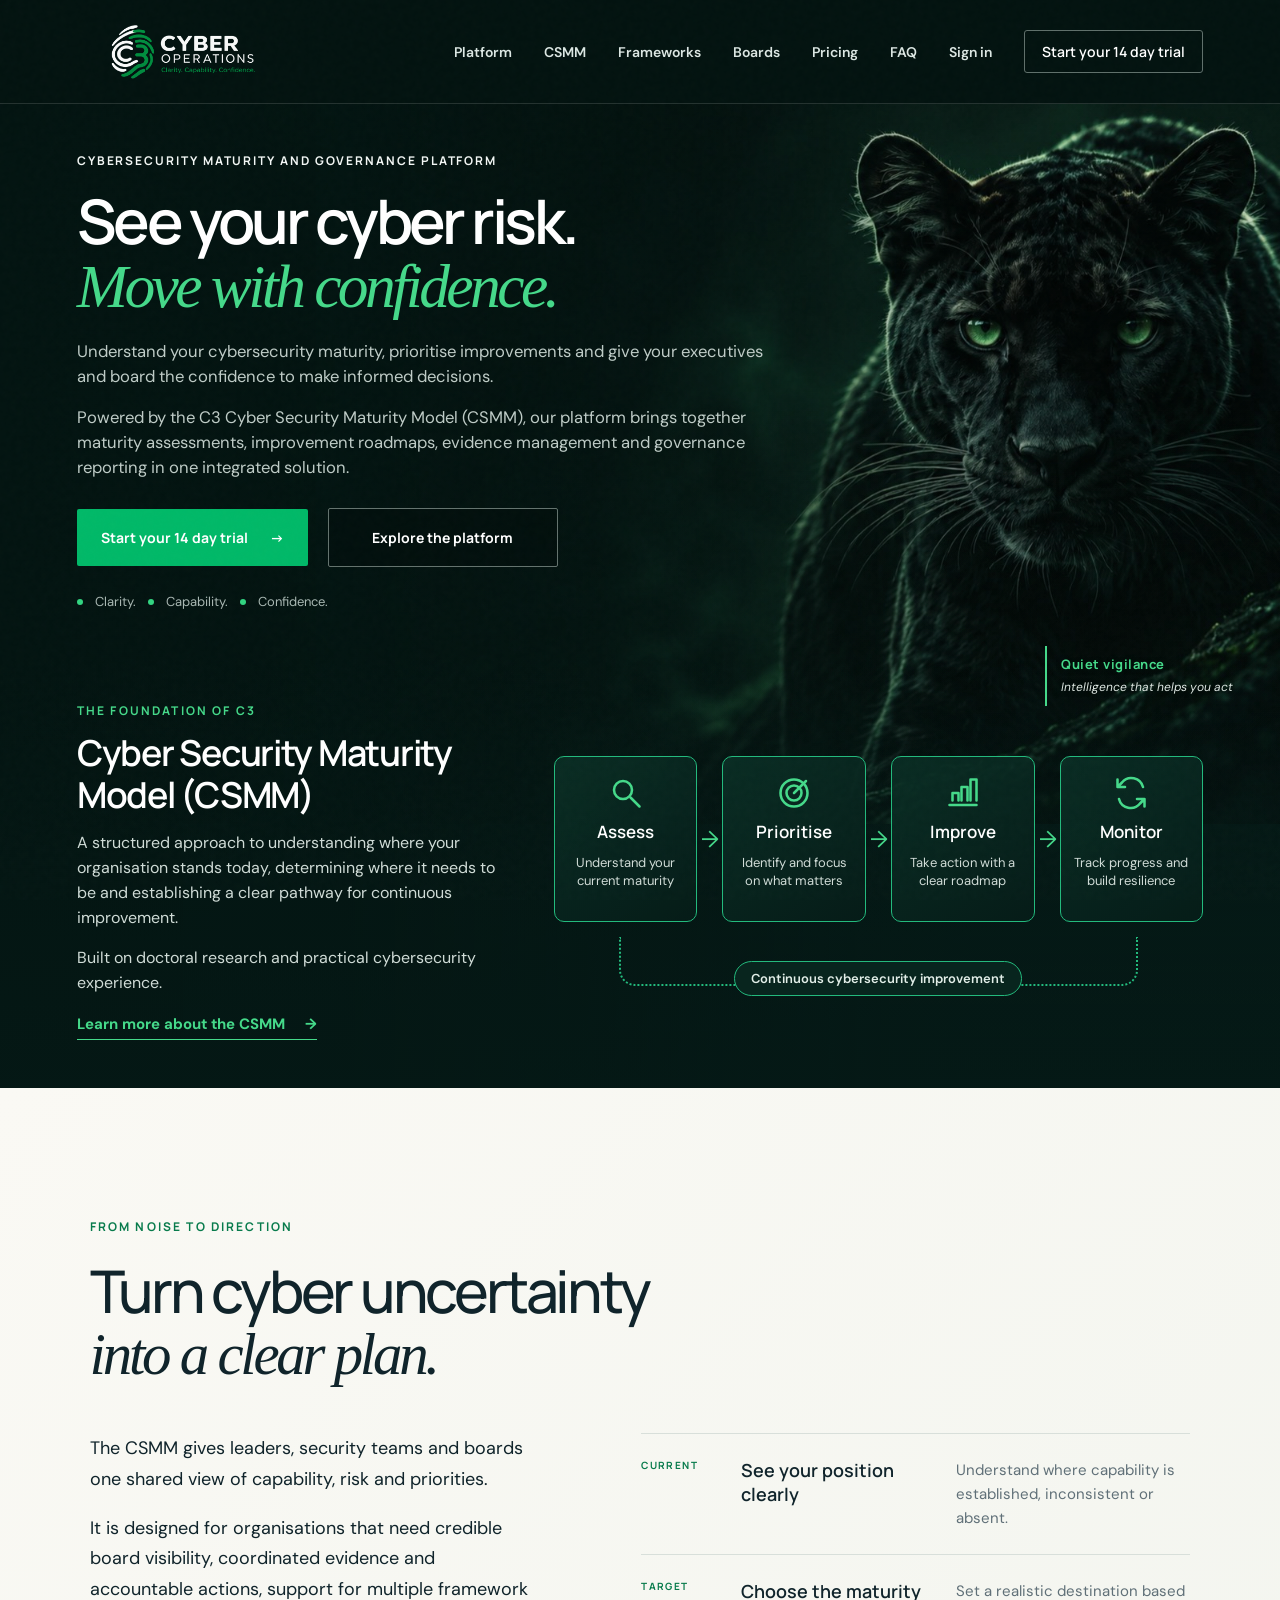
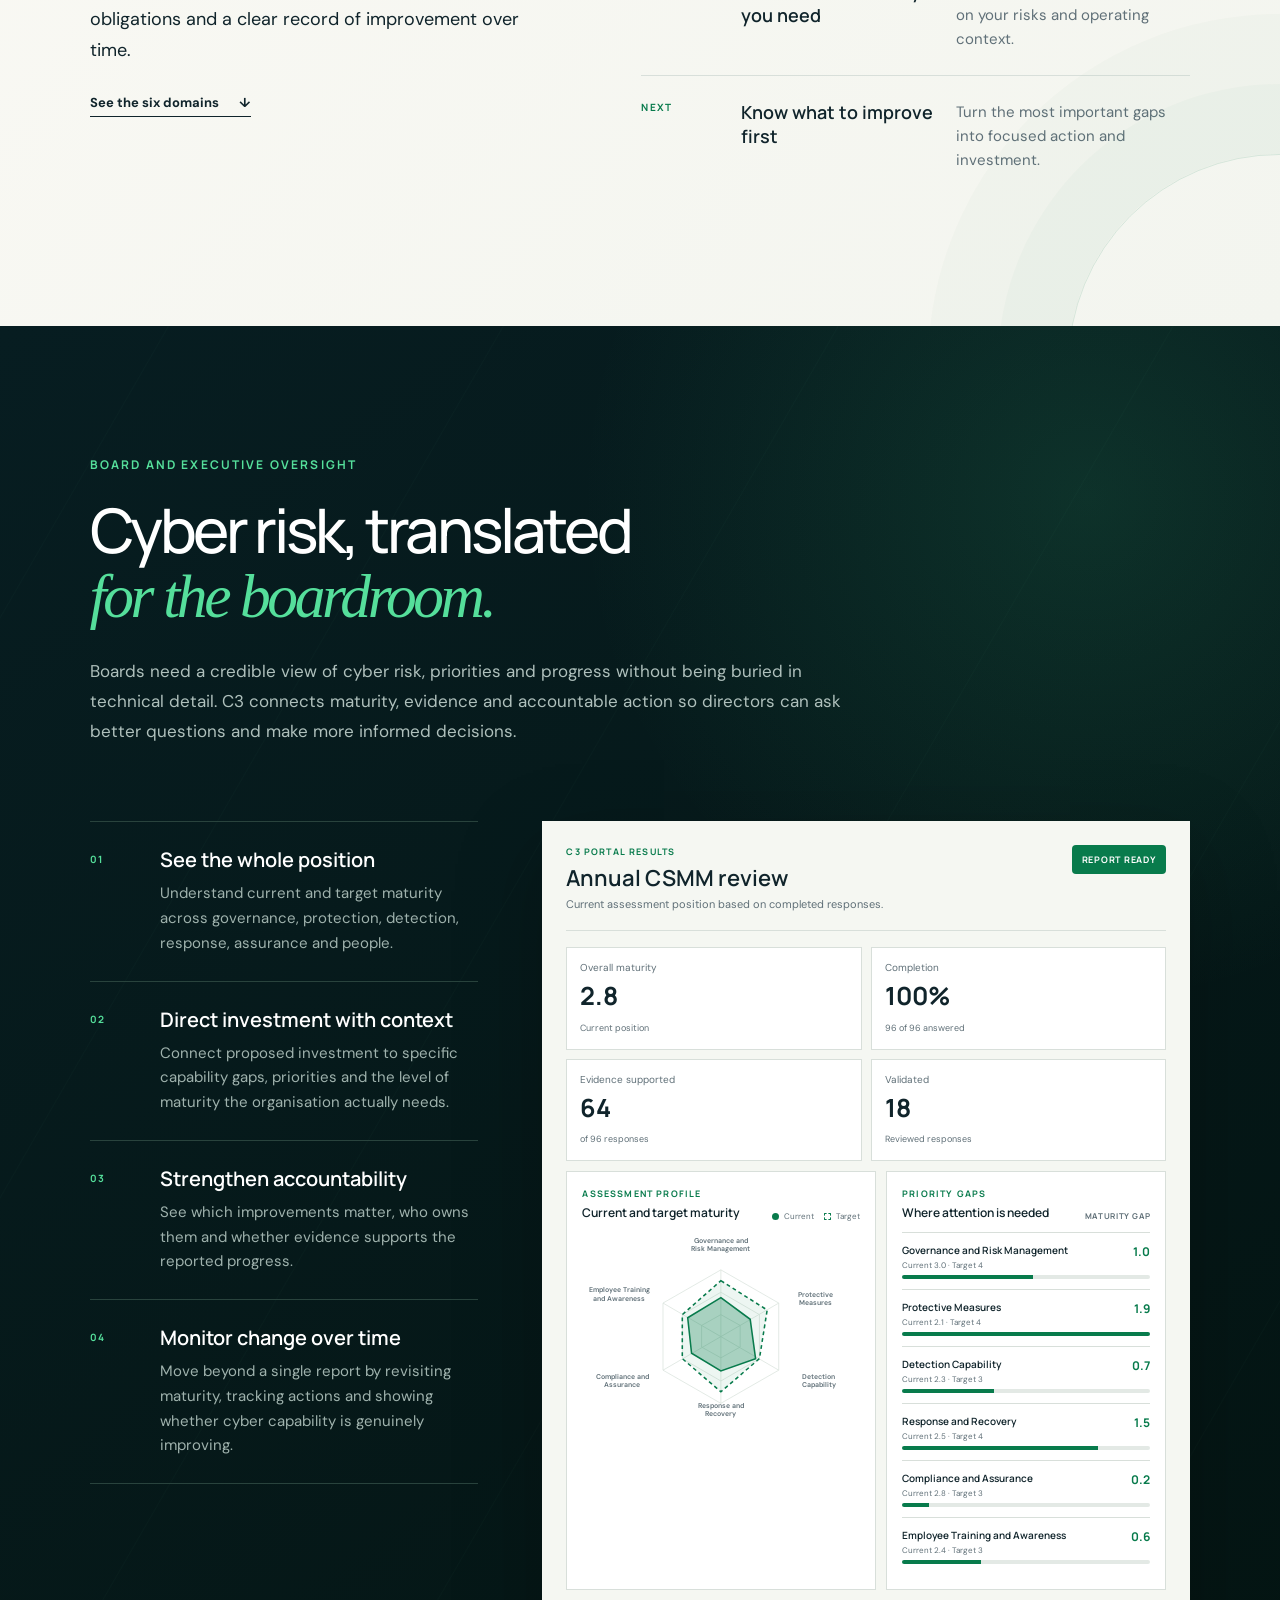
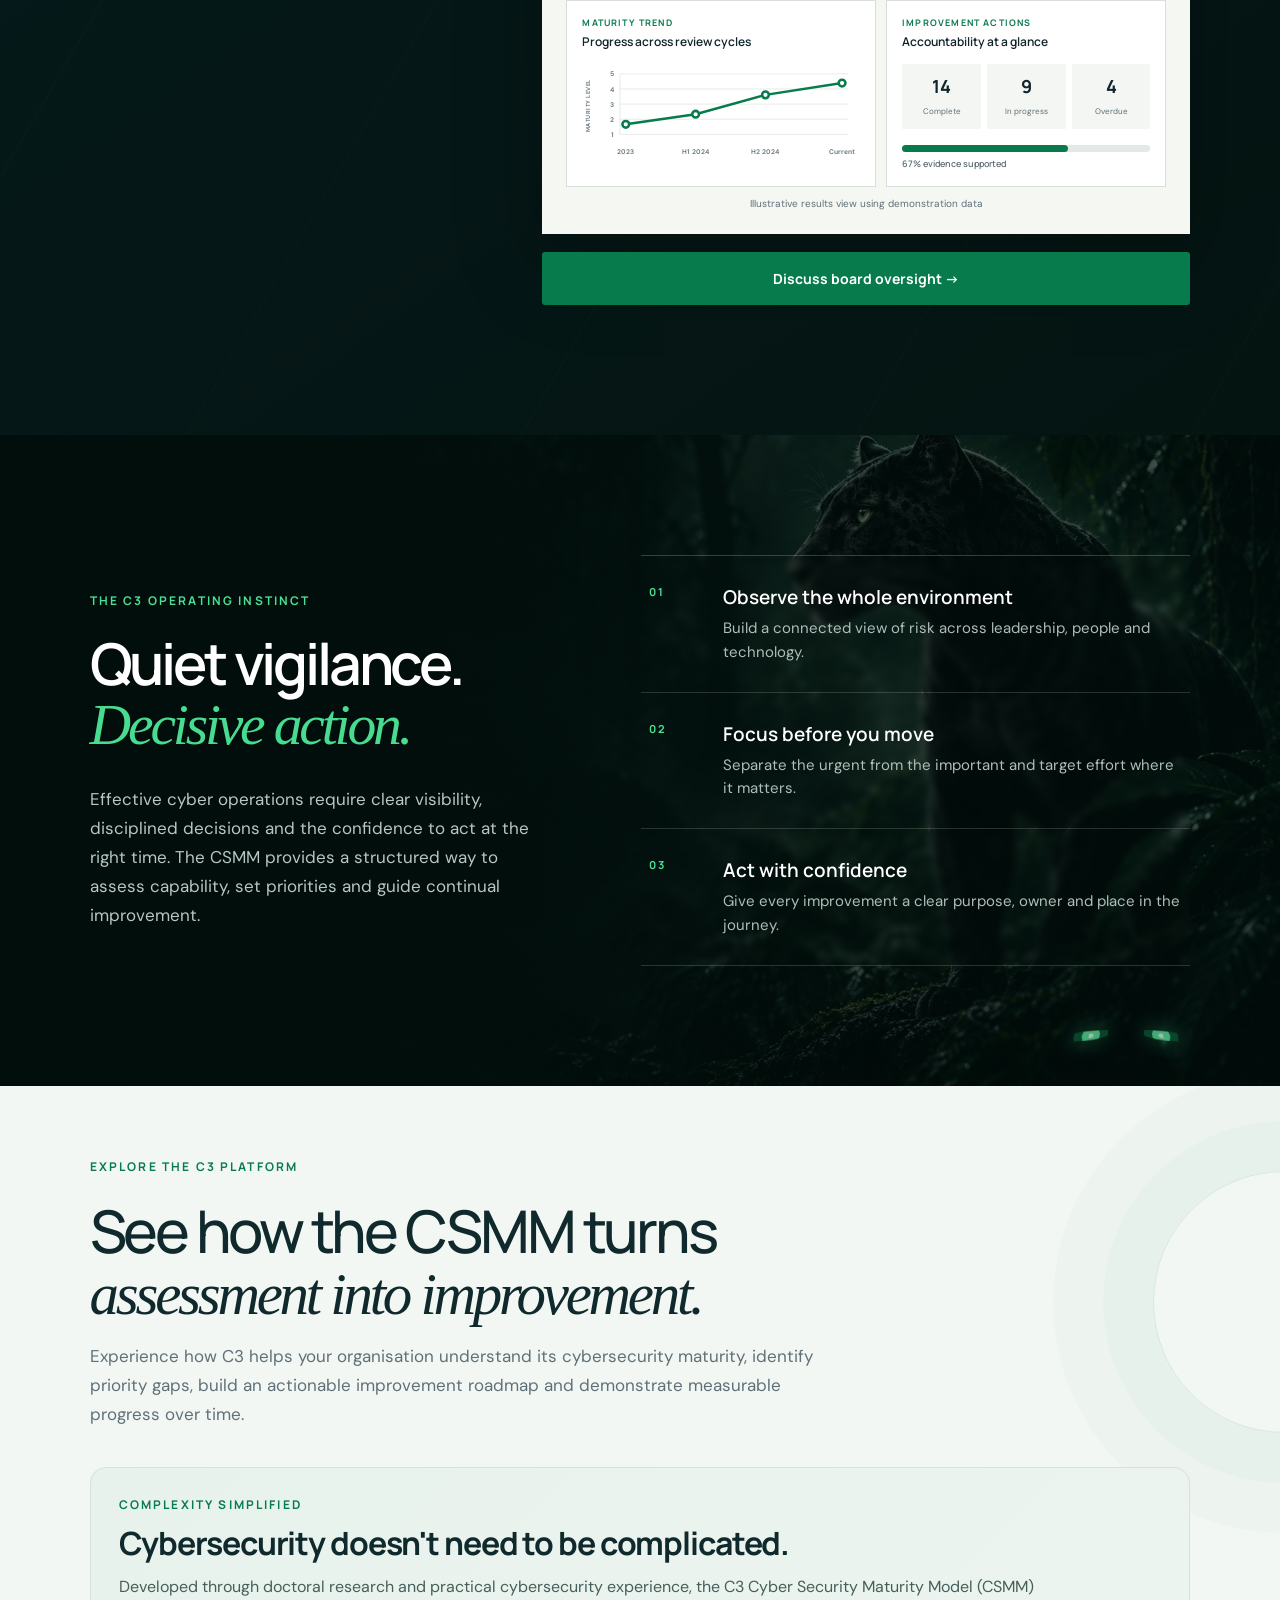
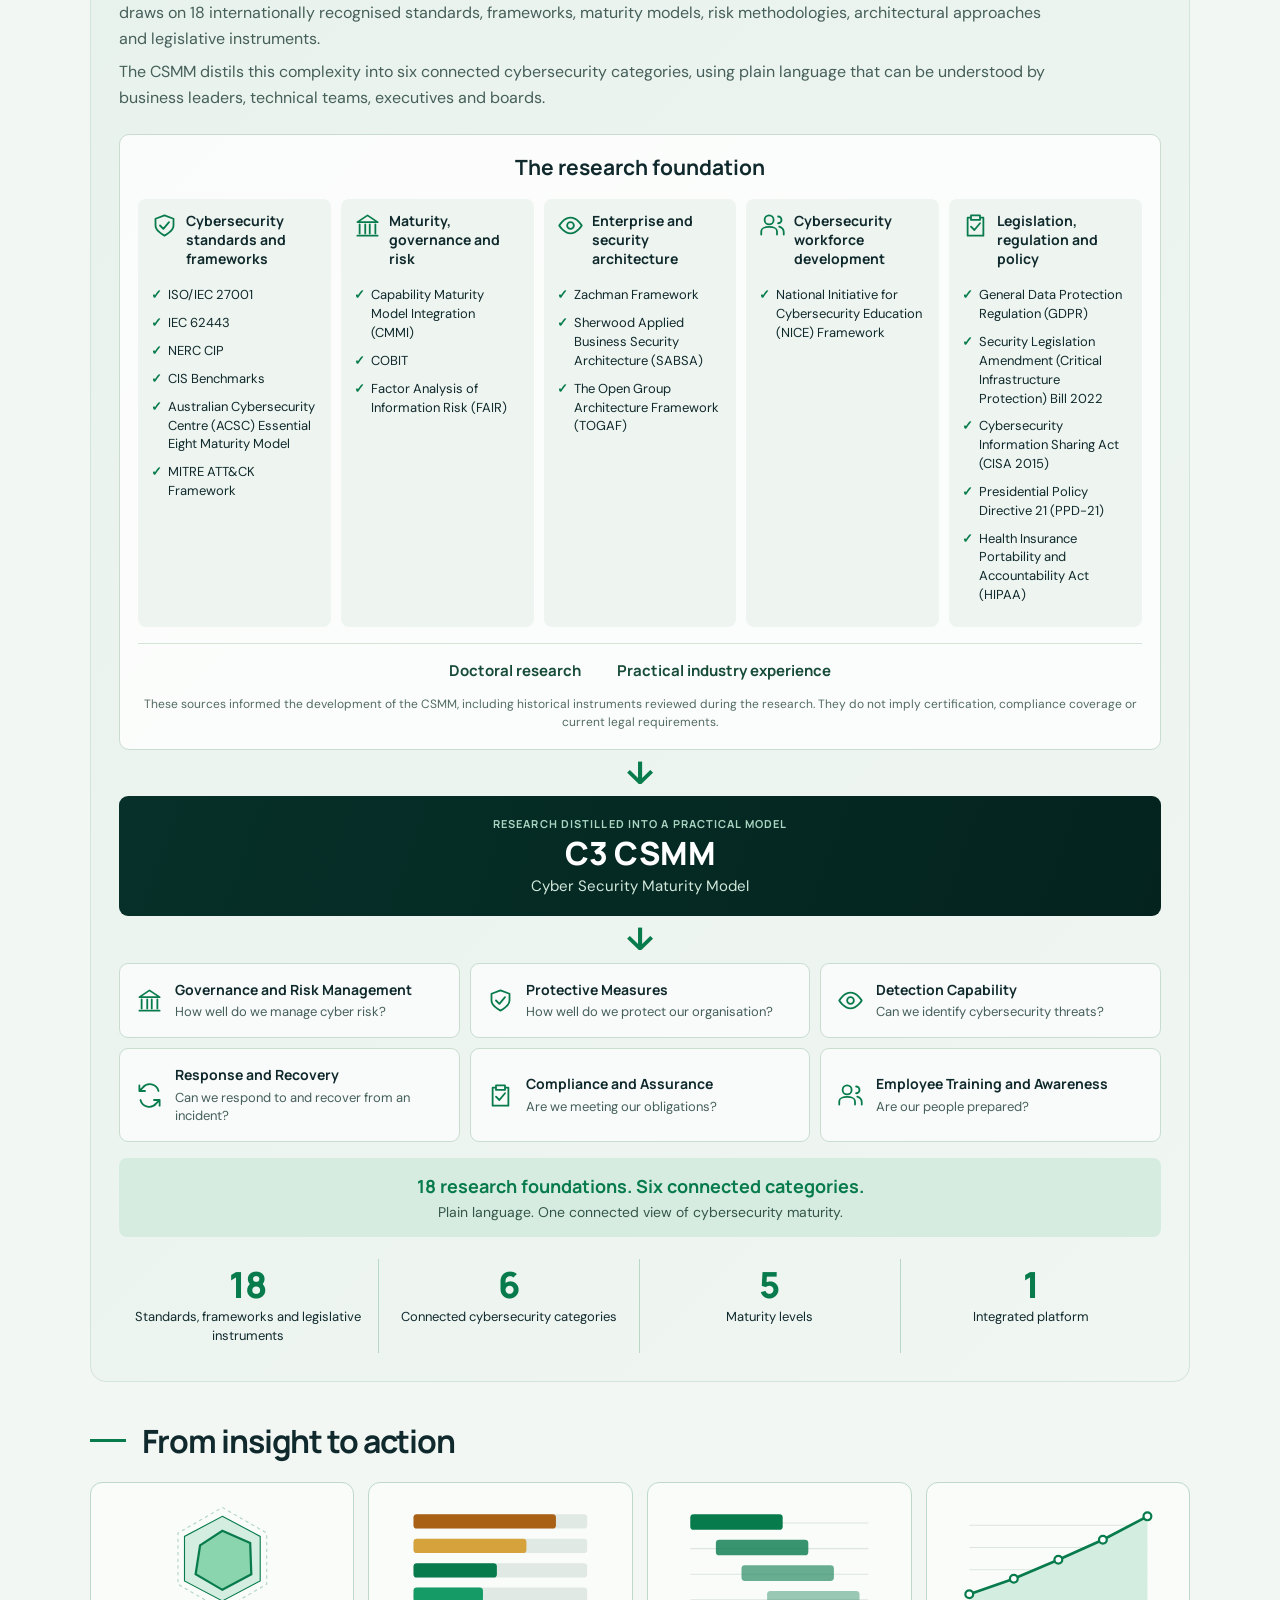
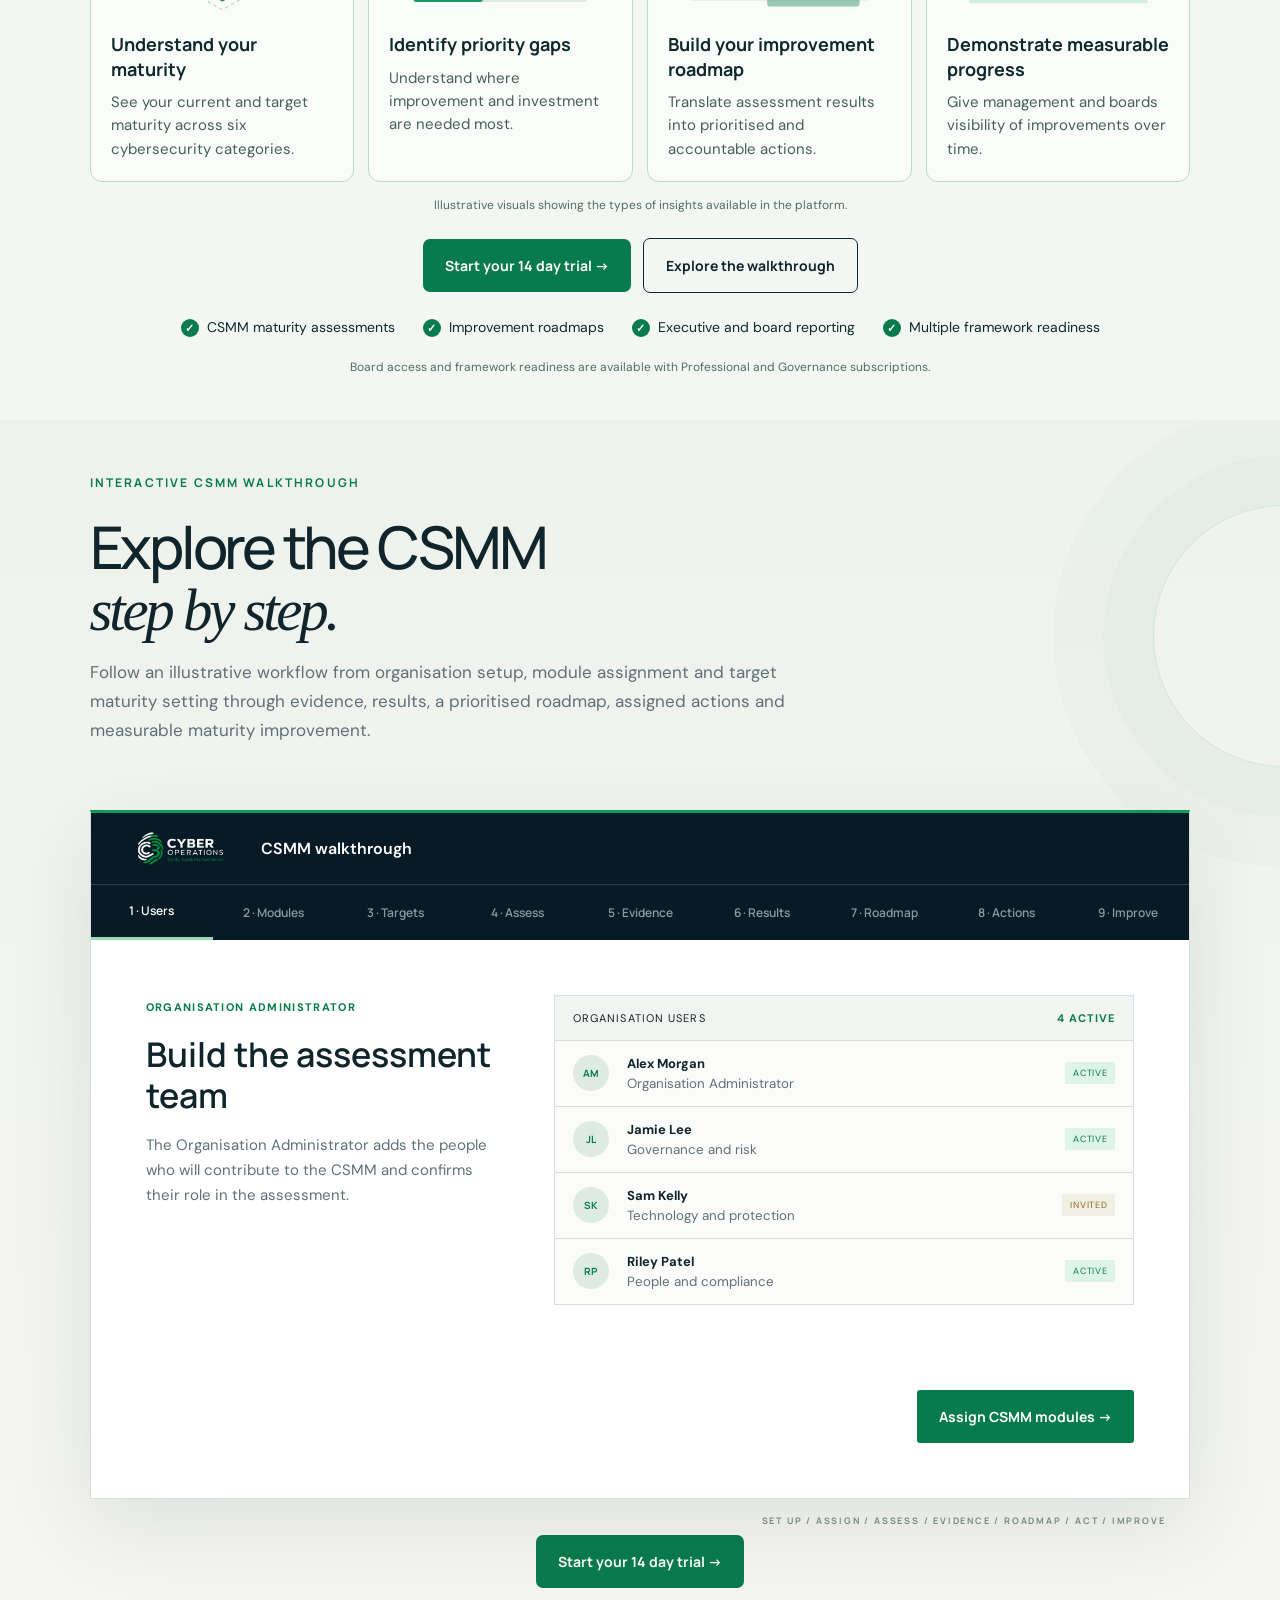
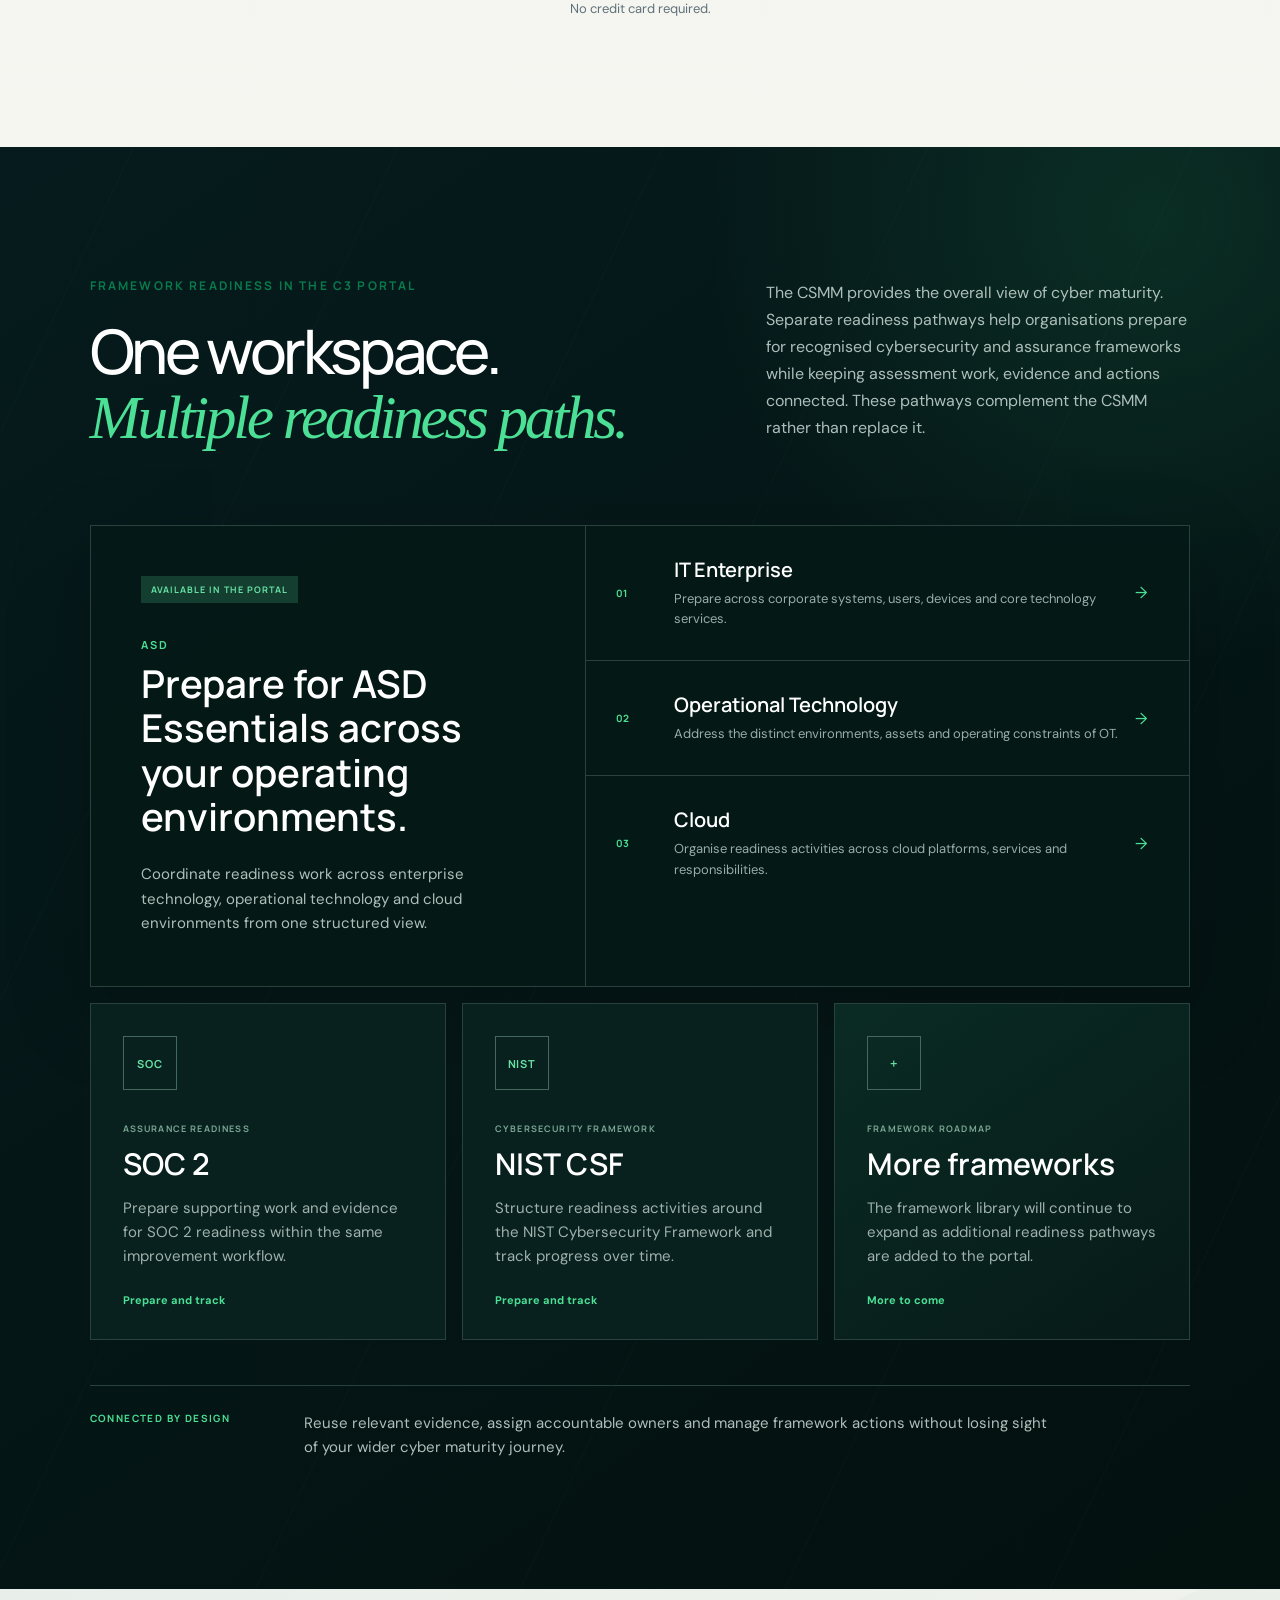
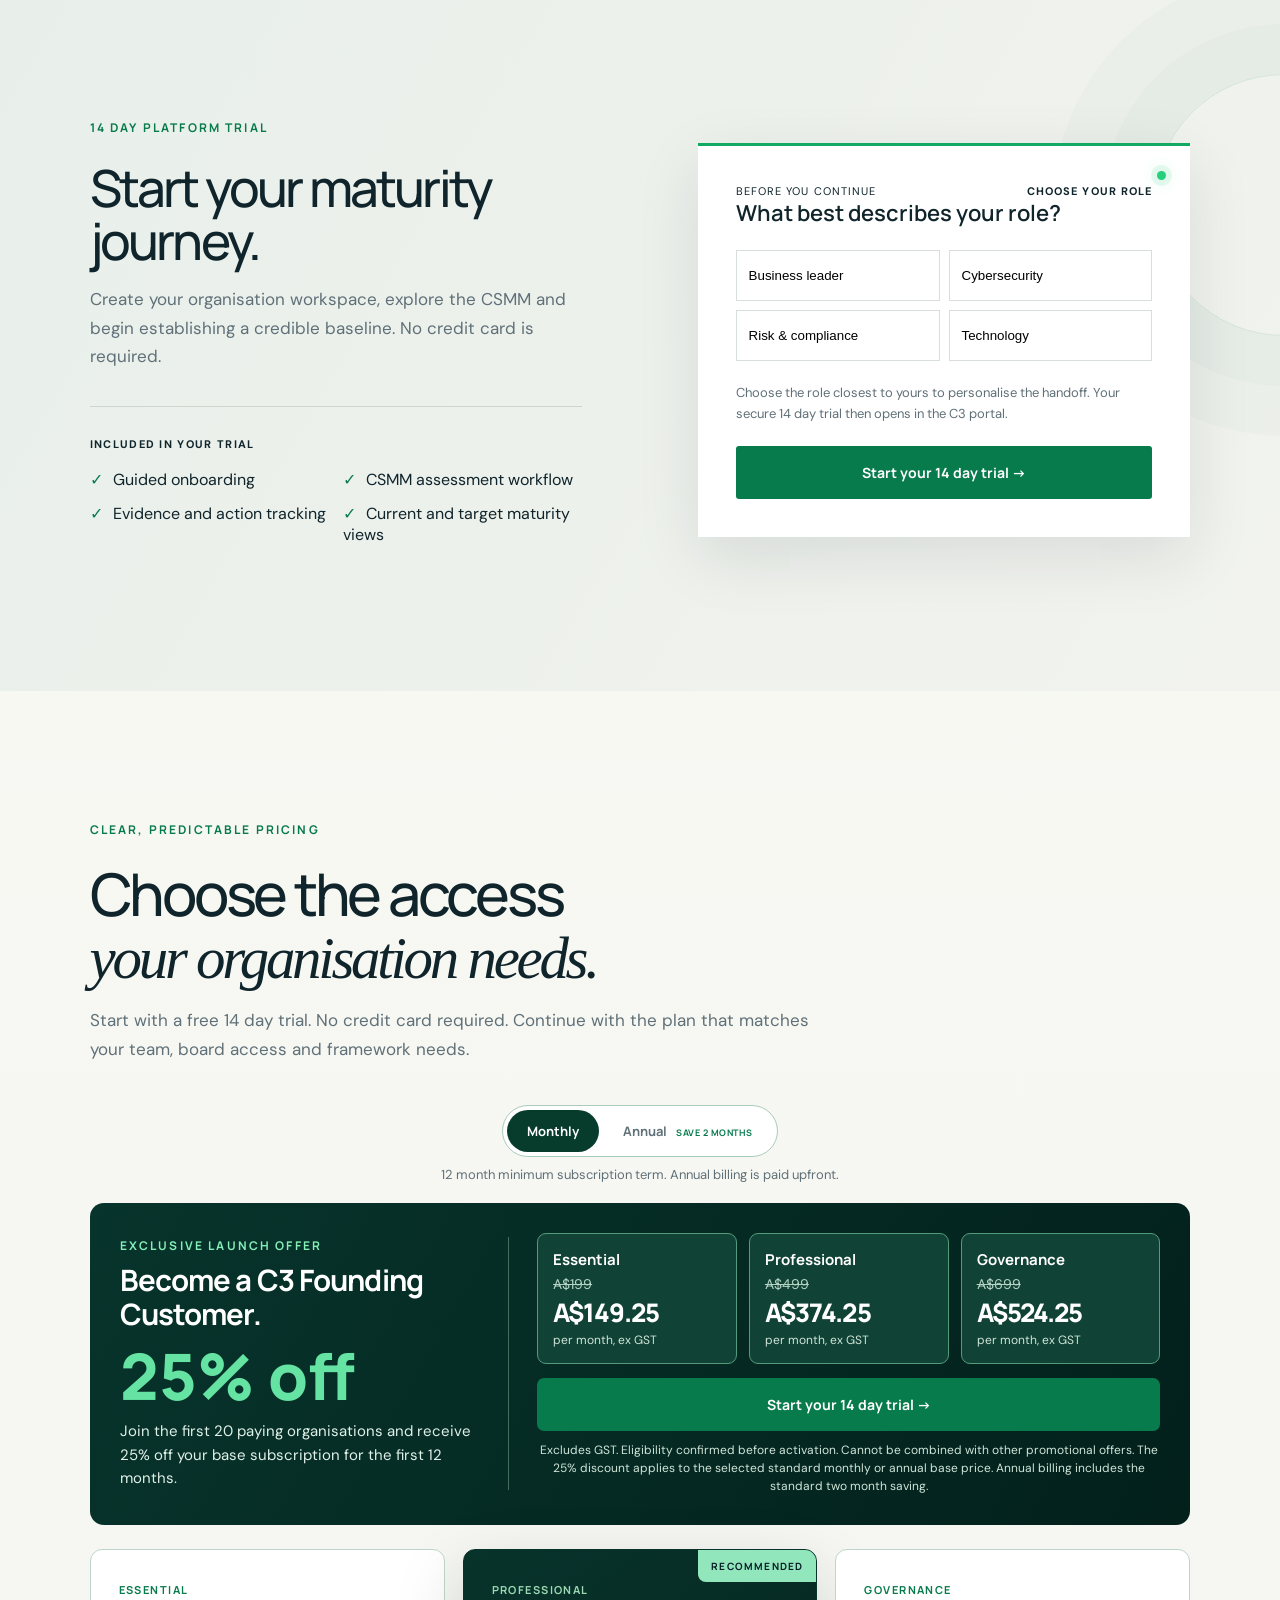
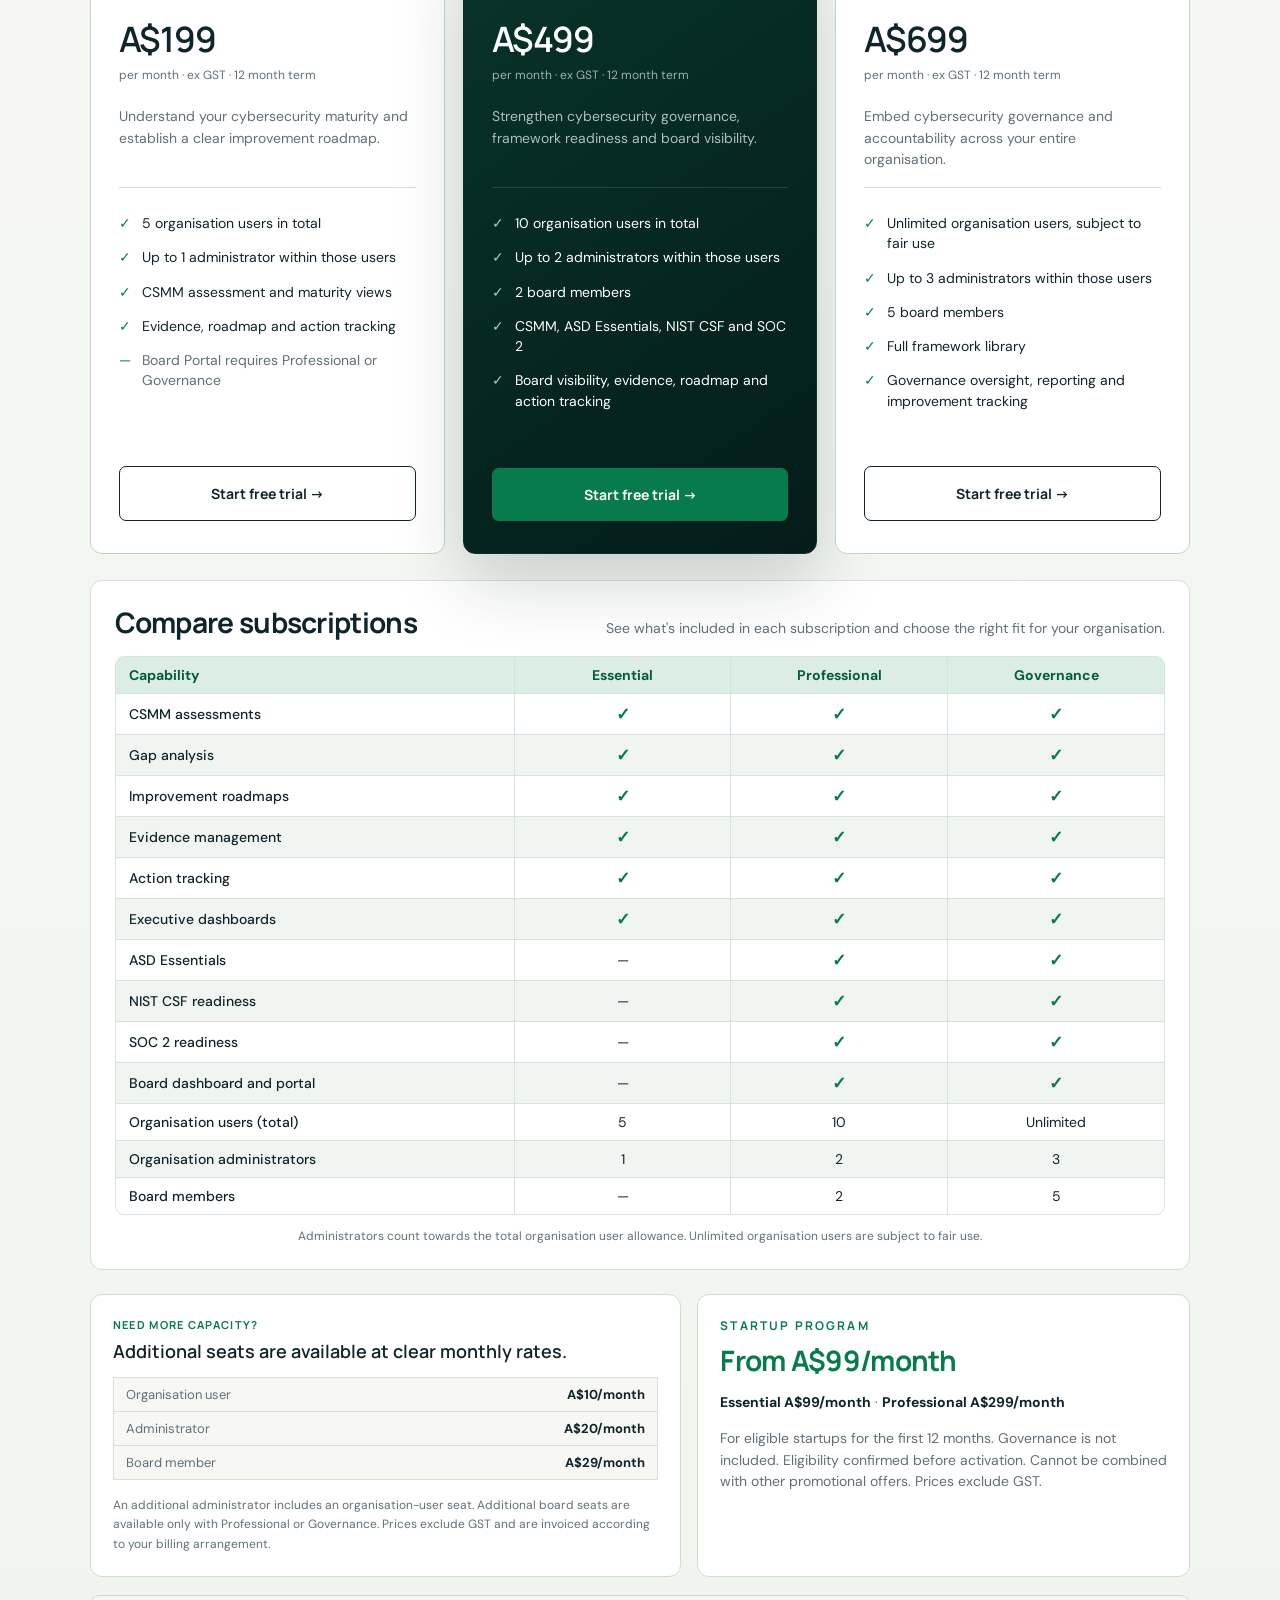
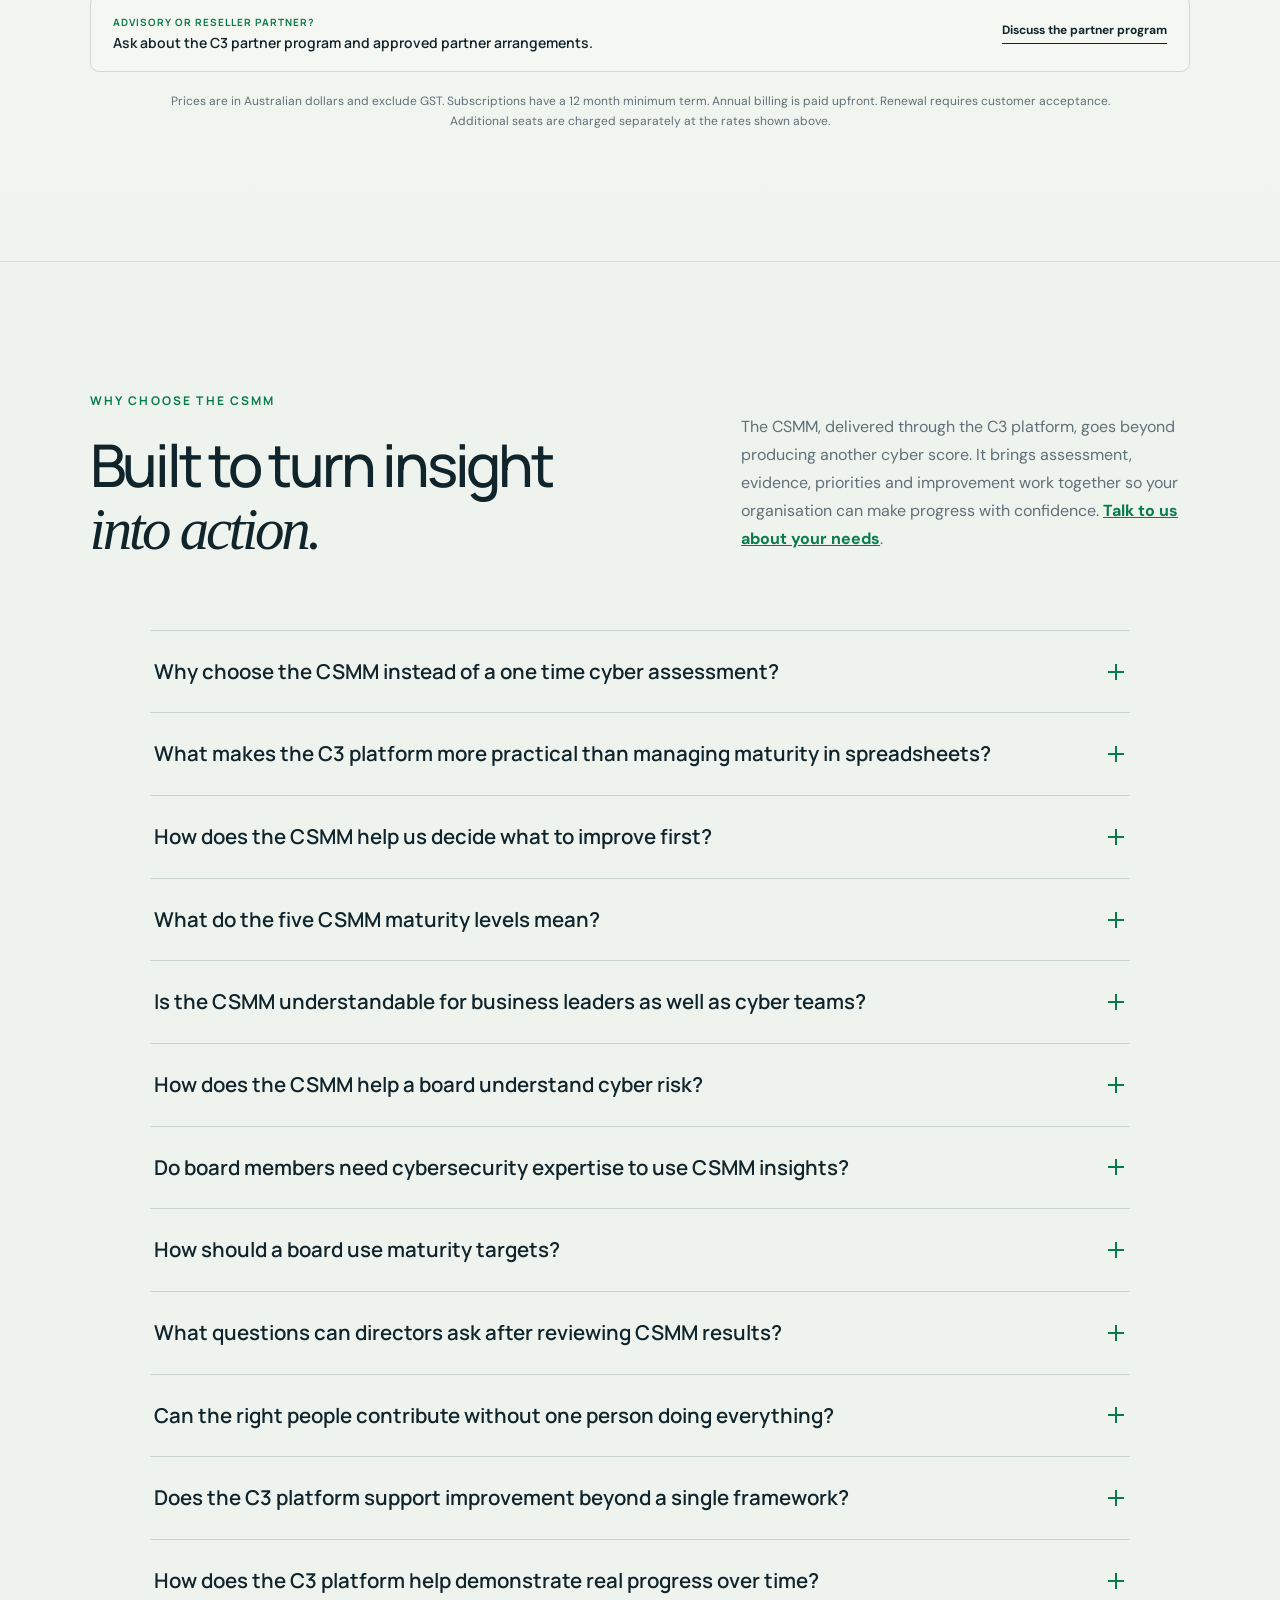
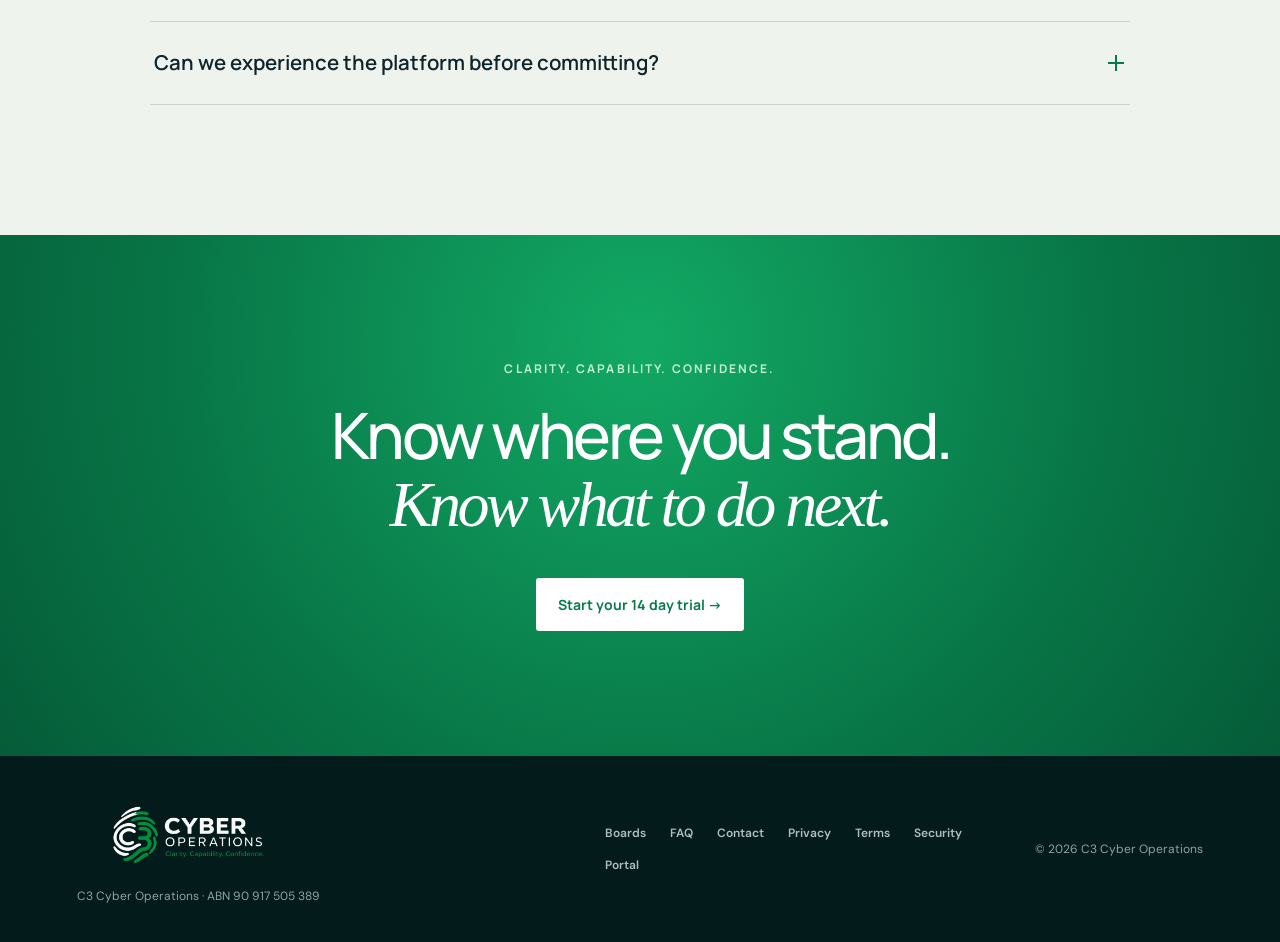
<file: index.html>
<!doctype html>
<html lang="en-AU">
<head>
  <meta charset="utf-8">
  <meta name="viewport" content="width=device-width, initial-scale=1">
  <meta name="description" content="C3 Cyber Operations helps organisations understand their cybersecurity maturity and prioritise the actions that matter next.">
  <title>C3 Cyber Operations | Clarity. Capability. Confidence.</title>
  <link rel="preconnect" href="https://fonts.googleapis.com">
  <link rel="preconnect" href="https://fonts.gstatic.com" crossorigin>
  <link href="https://fonts.googleapis.com/css2?family=DM+Sans:wght@400;500;600;700&family=Manrope:wght@400;500;600;700;800&display=swap" rel="stylesheet">
  <link rel="stylesheet" href="styles.css?v=marketing-launch-7">
</head>
<body>
  <div class="grain" aria-hidden="true"></div>
  <header class="site-header" id="top">
    <a class="brand" href="#top" aria-label="C3 Cyber Operations home">
      <img class="brand-lockup" src="assets/c3-approved-lockup-transparent.png" alt="C3 Cyber Operations — Clarity. Capability. Confidence.">
    </a>
    <button type="button" class="menu-toggle" aria-expanded="false" aria-controls="nav" aria-label="Open navigation menu">Menu</button>
    <nav id="nav" aria-label="Primary navigation">
      <a href="#platform">Platform</a>
      <a href="#csmm">CSMM</a>
      <a href="#frameworks">Frameworks</a>
      <a href="#boards">Boards</a>
      <a href="#pricing">Pricing</a>
      <a href="#faq">FAQ</a>
      <a href="https://portal.c3cyber.com.au">Sign in</a>
      <a class="button button-small" href="https://portal.c3cyber.com.au/register">Start your 14 day trial</a>
    </nav>
  </header>

  <main>
    <div class="panther-story">
    <section class="hero">
      <div class="hero-shade" aria-hidden="true"></div>
      <div class="hero-copy reveal">
        <p class="eyebrow">Cybersecurity maturity and governance platform</p>
        <h1>See your cyber risk.<br><em>Move with confidence.</em></h1>
        <p class="hero-support">Understand your cybersecurity maturity, prioritise improvements and give your executives and board the confidence to make informed decisions.</p>
        <p class="hero-support">Powered by the C3 Cyber Security Maturity Model (CSMM), our platform brings together maturity assessments, improvement roadmaps, evidence management and governance reporting in one integrated solution.</p>
        <div class="hero-actions">
          <a class="button" href="https://portal.c3cyber.com.au/register">Start your 14 day trial <span>→</span></a>
          <a class="button button-outline" href="#platform">Explore the platform</a>
        </div>
        <div class="trust-line"><span></span> Clarity. <span></span> Capability. <span></span> Confidence.</div>
      </div>
      <div class="hero-caption"><span>Quiet vigilance</span><b>Intelligence that helps you act</b></div>
    </section>

    <section class="csmm-intro" id="csmm" aria-labelledby="csmm-intro-title">
      <div class="csmm-intro-copy reveal">
        <p class="eyebrow">The foundation of C3</p>
        <h2 id="csmm-intro-title">Cyber Security Maturity Model (CSMM)</h2>
        <p>A structured approach to understanding where your organisation stands today, determining where it needs to be and establishing a clear pathway for continuous improvement.</p>
        <p class="csmm-research">Built on doctoral research and practical cybersecurity experience.</p>
        <a class="text-link" href="#domains">Learn more about the CSMM <span aria-hidden="true">→</span></a>
      </div>
      <div class="csmm-cycle reveal">
        <ol class="csmm-journey" aria-label="Customer cybersecurity improvement journey">
          <li><svg viewBox="0 0 24 24" fill="none" stroke="currentColor" stroke-width="1.7" stroke-linecap="round" stroke-linejoin="round" aria-hidden="true"><circle cx="10" cy="10" r="6"/><path d="m15 15 6 6"/></svg><strong>Assess</strong><p>Understand your current maturity</p></li>
          <li><svg viewBox="0 0 24 24" fill="none" stroke="currentColor" stroke-width="1.7" stroke-linecap="round" stroke-linejoin="round" aria-hidden="true"><circle cx="12" cy="12" r="9"/><circle cx="12" cy="12" r="5"/><path d="m12 12 8-8"/></svg><strong>Prioritise</strong><p>Identify and focus on what matters</p></li>
          <li><svg viewBox="0 0 24 24" fill="none" stroke="currentColor" stroke-width="1.7" stroke-linecap="round" stroke-linejoin="round" aria-hidden="true"><path d="M3 20h18M5 17v-5h4v5M11 17V8h4v9M17 17V3h4v14"/></svg><strong>Improve</strong><p>Take action with a clear roadmap</p></li>
          <li><svg viewBox="0 0 24 24" fill="none" stroke="currentColor" stroke-width="1.7" stroke-linecap="round" stroke-linejoin="round" aria-hidden="true"><path d="M20 8a8 8 0 0 0-14-3L3 8m0-5v5h5M4 16a8 8 0 0 0 14 3l3-3m0 5v-5h-5"/></svg><strong>Monitor</strong><p>Track progress and build resilience</p></li>
        </ol>
        <div class="csmm-loop"><span>Continuous cybersecurity improvement</span></div>
      </div>
    </section>

    </div>

    <section class="section problem" id="direction">
      <div class="section-intro reveal">
        <p class="eyebrow">From noise to direction</p>
        <h2>Turn cyber uncertainty<br><em>into a clear plan.</em></h2>
      </div>
      <div class="problem-grid">
        <div class="editorial-copy reveal">
          <p>The CSMM gives leaders, security teams and boards one shared view of capability, risk and priorities.</p>
          <p>It is designed for organisations that need credible board visibility, coordinated evidence and accountable actions, support for multiple framework obligations and a clear record of improvement over time.</p>
          <a class="text-link" href="#domains">See the six domains <span>↓</span></a>
        </div>
        <div class="outcome-stack reveal">
          <article><span>Current</span><h3>See your position clearly</h3><p>Understand where capability is established, inconsistent or absent.</p></article>
          <article><span>Target</span><h3>Choose the maturity you need</h3><p>Set a realistic destination based on your risks and operating context.</p></article>
          <article><span>Next</span><h3>Know what to improve first</h3><p>Turn the most important gaps into focused action and investment.</p></article>
        </div>
      </div>
    </section>

    <section class="section board-value" id="boards" aria-labelledby="board-title">
      <div class="board-heading reveal">
        <p class="eyebrow">Board and executive oversight</p>
        <h2 id="board-title">Cyber risk, translated<br><em>for the boardroom.</em></h2>
        <p>Boards need a credible view of cyber risk, priorities and progress without being buried in technical detail. C3 connects maturity, evidence and accountable action so directors can ask better questions and make more informed decisions.</p>
      </div>
      <div class="board-layout">
        <div class="board-outcomes reveal">
          <article><span>01</span><div><h3>See the whole position</h3><p>Understand current and target maturity across governance, protection, detection, response, assurance and people.</p></div></article>
          <article><span>02</span><div><h3>Direct investment with context</h3><p>Connect proposed investment to specific capability gaps, priorities and the level of maturity the organisation actually needs.</p></div></article>
          <article><span>03</span><div><h3>Strengthen accountability</h3><p>See which improvements matter, who owns them and whether evidence supports the reported progress.</p></div></article>
          <article><span>04</span><div><h3>Monitor change over time</h3><p>Move beyond a single report by revisiting maturity, tracking actions and showing whether cyber capability is genuinely improving.</p></div></article>
        </div>
        <aside class="board-results reveal" aria-labelledby="board-results-title">
          <div class="board-results-screen">
            <div class="board-results-head"><div><span>C3 portal results</span><h3 id="board-results-title">Annual CSMM review</h3><p>Current assessment position based on completed responses.</p></div><b>Report ready</b></div>
            <div class="board-result-metrics" aria-label="Illustrative assessment metrics">
              <article><span>Overall maturity</span><strong>2.8</strong><small>Current position</small></article>
              <article><span>Completion</span><strong>100%</strong><small>96 of 96 answered</small></article>
              <article><span>Evidence supported</span><strong>64</strong><small>of 96 responses</small></article>
              <article><span>Validated</span><strong>18</strong><small>Reviewed responses</small></article>
            </div>
            <div class="board-dashboard-grid">
              <div class="board-profile">
                <div class="board-profile-head"><div><span>Assessment profile</span><strong>Current and target maturity</strong></div><div class="board-profile-legend"><i></i>Current <i></i>Target</div></div>
                <svg viewBox="0 0 360 245" role="img" aria-label="Illustrative current and target maturity profile across six assessment domains">
                  <g class="board-radar-grid"><polygon points="180,111 205,125 205,153 180,167 155,153 155,125"></polygon><polygon points="180,82 230,111 230,168 180,197 130,168 130,111"></polygon><polygon points="180,53 255,96 255,183 180,226 105,183 105,96"></polygon><line x1="180" y1="53" x2="180" y2="226"></line><line x1="105" y1="96" x2="255" y2="183"></line><line x1="255" y1="96" x2="105" y2="183"></line></g>
                  <polygon class="board-radar-target" points="180,67 240,105 230,168 180,211 130,168 130,111"></polygon>
                  <polygon class="board-radar-current" points="180,89 218,117 225,168 180,184 142,161 137,115"></polygon>
                  <g class="board-radar-labels"><text x="180" y="18"><tspan x="180">Governance and</tspan><tspan x="180" dy="11">Risk Management</tspan></text><text x="303" y="88"><tspan x="303">Protective</tspan><tspan x="303" dy="11">Measures</tspan></text><text x="307" y="194"><tspan x="307">Detection</tspan><tspan x="307" dy="11">Capability</tspan></text><text x="180" y="232"><tspan x="180">Response and</tspan><tspan x="180" dy="11">Recovery</tspan></text><text x="52" y="194"><tspan x="52">Compliance and</tspan><tspan x="52" dy="11">Assurance</tspan></text><text x="48" y="82"><tspan x="48">Employee Training</tspan><tspan x="48" dy="11">and Awareness</tspan></text></g>
                </svg>
              </div>
              <div class="board-priorities">
                <div class="board-panel-title"><div><span>Priority gaps</span><strong>Where attention is needed</strong></div><em>Maturity gap</em></div>
                <article><div><b>Governance and Risk Management</b><small>Current 3.0 · Target 4</small></div><strong>1.0</strong><i style="--gap:53%"></i></article>
                <article><div><b>Protective Measures</b><small>Current 2.1 · Target 4</small></div><strong>1.9</strong><i style="--gap:100%"></i></article>
                <article><div><b>Detection Capability</b><small>Current 2.3 · Target 3</small></div><strong>0.7</strong><i style="--gap:37%"></i></article>
                <article><div><b>Response and Recovery</b><small>Current 2.5 · Target 4</small></div><strong>1.5</strong><i style="--gap:79%"></i></article>
                <article><div><b>Compliance and Assurance</b><small>Current 2.8 · Target 3</small></div><strong>0.2</strong><i style="--gap:11%"></i></article>
                <article><div><b>Employee Training and Awareness</b><small>Current 2.4 · Target 3</small></div><strong>0.6</strong><i style="--gap:32%"></i></article>
              </div>
            </div>
            <div class="board-dashboard-lower">
              <div class="board-trend"><div class="board-panel-title"><span>Maturity trend</span><strong>Progress across review cycles</strong></div><svg viewBox="0 0 330 125" role="img" aria-label="Illustrative maturity trend rising from level 2.1 to level 2.8 across four reviews"><g class="trend-grid"><path d="M45 92 H316 M45 74 H316 M45 56 H316 M45 38 H316 M45 20 H316"></path><path d="M45 20 V92"></path></g><polyline points="52,80 135,68 218,45 309,31" class="trend-line"></polyline><g class="trend-points"><circle cx="52" cy="80" r="4"></circle><circle cx="135" cy="68" r="4"></circle><circle cx="218" cy="45" r="4"></circle><circle cx="309" cy="31" r="4"></circle></g><g class="trend-y-labels"><text x="38" y="95">1</text><text x="38" y="77">2</text><text x="38" y="59">3</text><text x="38" y="41">4</text><text x="38" y="23">5</text><text class="trend-axis-title" transform="translate(10 58) rotate(-90)">Maturity level</text></g><g class="trend-labels"><text x="52" y="115">2023</text><text x="135" y="115">H1 2024</text><text x="218" y="115">H2 2024</text><text x="309" y="115">Current</text></g></svg></div>
              <div class="board-actions"><div class="board-panel-title"><span>Improvement actions</span><strong>Accountability at a glance</strong></div><div><article><b>14</b><small>Complete</small></article><article><b>9</b><small>In progress</small></article><article><b>4</b><small>Overdue</small></article></div><p><span style="--progress:67%"></span><b>67% evidence supported</b></p></div>
            </div>
            <p class="board-results-note">Illustrative results view using demonstration data</p>
          </div>
          <a class="button full" href="mailto:hello@c3cyber.com.au?subject=Discuss%20C3%20for%20board%20oversight">Discuss board oversight →</a>
        </aside>
      </div>
    </section>

    <section class="panther-principles" aria-labelledby="panther-principles-title">
      <div class="panther-principles-copy reveal">
        <p class="eyebrow">The C3 operating instinct</p>
        <h2 id="panther-principles-title">Quiet vigilance.<br><em>Decisive action.</em></h2>
        <p>Effective cyber operations require clear visibility, disciplined decisions and the confidence to act at the right time. The CSMM provides a structured way to assess capability, set priorities and guide continual improvement.</p>
      </div>
      <div class="instinct-grid reveal">
        <article><span>01</span><div><h3>Observe the whole environment</h3><p>Build a connected view of risk across leadership, people and technology.</p></div></article>
        <article><span>02</span><div><h3>Focus before you move</h3><p>Separate the urgent from the important and target effort where it matters.</p></div></article>
        <article><span>03</span><div><h3>Act with confidence</h3><p>Give every improvement a clear purpose, owner and place in the journey.</p></div></article>
      </div>
      <div class="panther-gaze" aria-hidden="true"><i></i><i></i></div>
    </section>

    <section class="section platform-overview panther-light" id="platform" aria-labelledby="platform-title">
      <div class="section-intro reveal">
        <p class="eyebrow">Explore the C3 platform</p>
        <h2 id="platform-title">See how the CSMM turns<br><em>assessment into improvement.</em></h2>
        <p>Experience how C3 helps your organisation understand its cybersecurity maturity, identify priority gaps, build an actionable improvement roadmap and demonstrate measurable progress over time.</p>
      </div>
      <div class="research-foundation">
        <p class="eyebrow">Complexity simplified</p>
        <h3>Cybersecurity doesn't need to be complicated.</h3>
        <p>Developed through doctoral research and practical cybersecurity experience, the C3 Cyber Security Maturity Model (CSMM) draws on 18 internationally recognised standards, frameworks, maturity models, risk methodologies, architectural approaches and legislative instruments.</p>
        <p>The CSMM distils this complexity into six connected cybersecurity categories, using plain language that can be understood by business leaders, technical teams, executives and boards.</p>
        <div class="research-source-box">
          <h4>The research foundation</h4>
          <div class="research-grid">
            <article><h5><svg viewBox="0 0 24 24" aria-hidden="true" fill="none" stroke="currentColor" stroke-width="1.6" stroke-linejoin="round" stroke-linecap="round"><path d="M12 3 4 6v6c0 5 8 9 8 9s8-4 8-9V6l-8-3zm-4 9 3 3 5-6"/></svg><span>Cybersecurity standards and frameworks</span></h5><ul><li>ISO/IEC 27001</li><li>IEC 62443</li><li>NERC CIP</li><li>CIS Benchmarks</li><li>Australian Cybersecurity Centre (ACSC) Essential Eight Maturity Model</li><li>MITRE ATT&amp;CK Framework</li></ul></article>
            <article><h5><svg viewBox="0 0 24 24" aria-hidden="true" fill="none" stroke="currentColor" stroke-width="1.6" stroke-linejoin="round" stroke-linecap="round"><path d="M3 9h18L12 3 3 9zm2 2v8m5-8v8m4-8v8m5-8v8M3 21h18"/></svg><span>Maturity, governance and risk</span></h5><ul><li>Capability Maturity Model Integration (CMMI)</li><li>COBIT</li><li>Factor Analysis of Information Risk (FAIR)</li></ul></article>
            <article><h5><svg viewBox="0 0 24 24" aria-hidden="true" fill="none" stroke="currentColor" stroke-width="1.6" stroke-linejoin="round" stroke-linecap="round"><path d="M2 12s4-7 10-7 10 7 10 7-4 7-10 7S2 12 2 12zm10-3a3 3 0 1 0 0 6 3 3 0 0 0 0-6"/></svg><span>Enterprise and security architecture</span></h5><ul><li>Zachman Framework</li><li>Sherwood Applied Business Security Architecture (SABSA)</li><li>The Open Group Architecture Framework (TOGAF)</li></ul></article>
            <article><h5><svg viewBox="0 0 24 24" aria-hidden="true" fill="none" stroke="currentColor" stroke-width="1.6" stroke-linejoin="round" stroke-linecap="round"><path d="M9 11a4 4 0 1 0 0-8 4 4 0 0 0 0 8zm-7 9v-3c0-5 14-5 14 0v3m1-16a3 3 0 0 1 0 6m1 3c3 1 4 2 4 5v2"/></svg><span>Cybersecurity workforce development</span></h5><ul><li>National Initiative for Cybersecurity Education (NICE) Framework</li></ul></article>
            <article><h5><svg viewBox="0 0 24 24" aria-hidden="true" fill="none" stroke="currentColor" stroke-width="1.6" stroke-linejoin="round" stroke-linecap="round"><path d="M8 5H5v16h14V5h-3M8 3h8v4H8zM8 13l3 3 5-6"/></svg><span>Legislation, regulation and policy</span></h5><ul><li>General Data Protection Regulation (GDPR)</li><li>Security Legislation Amendment (Critical Infrastructure Protection) Bill 2022</li><li>Cybersecurity Information Sharing Act (CISA 2015)</li><li>Presidential Policy Directive 21 (PPD-21)</li><li>Health Insurance Portability and Accountability Act (HIPAA)</li></ul></article>
          </div>
          <div class="research-experience"><span>Doctoral research</span><span>Practical industry experience</span></div>
          <p class="research-disclaimer">These sources informed the development of the CSMM, including historical instruments reviewed during the research. They do not imply certification, compliance coverage or current legal requirements.</p>
        </div>
        <div class="research-arrow" aria-hidden="true">↓</div>
        <div class="research-model"><small>Research distilled into a practical model</small><strong>C3 CSMM</strong><span>Cyber Security Maturity Model</span></div>
        <div class="research-arrow" aria-hidden="true">↓</div>
        <div class="research-domains" id="domains">
          <article><svg viewBox="0 0 24 24" aria-hidden="true" fill="none" stroke="currentColor" stroke-width="1.6" stroke-linejoin="round" stroke-linecap="round"><path d="M3 9h18L12 3 3 9zm2 2v8m5-8v8m4-8v8m5-8v8M3 21h18"/></svg><div><h4>Governance and Risk Management</h4><p>How well do we manage cyber risk?</p></div></article>
          <article><svg viewBox="0 0 24 24" aria-hidden="true" fill="none" stroke="currentColor" stroke-width="1.6" stroke-linejoin="round" stroke-linecap="round"><path d="M12 3 4 6v6c0 5 8 9 8 9s8-4 8-9V6l-8-3zm-4 9 3 3 5-6"/></svg><div><h4>Protective Measures</h4><p>How well do we protect our organisation?</p></div></article>
          <article><svg viewBox="0 0 24 24" aria-hidden="true" fill="none" stroke="currentColor" stroke-width="1.6" stroke-linejoin="round" stroke-linecap="round"><path d="M2 12s4-7 10-7 10 7 10 7-4 7-10 7S2 12 2 12zm10-3a3 3 0 1 0 0 6 3 3 0 0 0 0-6"/></svg><div><h4>Detection Capability</h4><p>Can we identify cybersecurity threats?</p></div></article>
          <article><svg viewBox="0 0 24 24" aria-hidden="true" fill="none" stroke="currentColor" stroke-width="1.6" stroke-linejoin="round" stroke-linecap="round"><path d="M20 8a8 8 0 0 0-14-3L3 8m0-5v5h5M4 16a8 8 0 0 0 14 3l3-3m0 5v-5h-5"/></svg><div><h4>Response and Recovery</h4><p>Can we respond to and recover from an incident?</p></div></article>
          <article><svg viewBox="0 0 24 24" aria-hidden="true" fill="none" stroke="currentColor" stroke-width="1.6" stroke-linejoin="round" stroke-linecap="round"><path d="M8 5H5v16h14V5h-3M8 3h8v4H8zM8 13l3 3 5-6"/></svg><div><h4>Compliance and Assurance</h4><p>Are we meeting our obligations?</p></div></article>
          <article><svg viewBox="0 0 24 24" aria-hidden="true" fill="none" stroke="currentColor" stroke-width="1.6" stroke-linejoin="round" stroke-linecap="round"><path d="M9 11a4 4 0 1 0 0-8 4 4 0 0 0 0 8zm-7 9v-3c0-5 14-5 14 0v3m1-16a3 3 0 0 1 0 6m1 3c3 1 4 2 4 5v2"/></svg><div><h4>Employee Training and Awareness</h4><p>Are our people prepared?</p></div></article>
        </div>
        <div class="research-summary"><strong>18 research foundations. Six connected categories.</strong><span>Plain language. One connected view of cybersecurity maturity.</span></div>
        <div class="research-metrics"><div><strong>18</strong><span>Standards, frameworks and legislative instruments</span></div><div><strong>6</strong><span>Connected cybersecurity categories</span></div><div><strong>5</strong><span>Maturity levels</span></div><div><strong>1</strong><span>Integrated platform</span></div></div>
      </div>
      <div class="platform-benefits">
        <h3>From insight to action</h3>
        <div class="benefit-grid"><article><svg class="benefit-chart" viewBox="0 0 200 100" aria-hidden="true"><polygon points="100,32 115.5884572681199,41 115.5884572681199,59 100,68 84.4115427318801,59.00000000000001 84.4115427318801,41" fill="none" stroke="#b1d4c0" stroke-dasharray="3 3"/><polygon points="100,18 127.71281292110203,34 127.71281292110204,66 100,82 72.28718707889797,66.00000000000001 72.28718707889797,34" fill="none" stroke="#b1d4c0" stroke-dasharray="3 3"/><polygon points="100,4 139.83716857408416,26.999999999999996 139.8371685740842,72.99999999999999 100,96 60.16283142591583,73.00000000000003 60.162831425915826,26.999999999999996" fill="none" stroke="#b1d4c0" stroke-dasharray="3 3"/><polygon points="100,12 134,30 134,70 100,88 66,70 66,30" fill="#d3eee0" stroke="#087b4c"/><polygon points="100,25 125,36 126,64 100,78 76,64 80,38" fill="#65c694" fill-opacity=".65" stroke="#087b4c" stroke-width="2"/></svg><h4>Understand your maturity</h4><p>See your current and target maturity across six cybersecurity categories.</p></article><article><svg class="benefit-chart" viewBox="0 0 200 100" aria-hidden="true"><rect x="22" y="10" width="156" height="13" rx="3" fill="#e0e9e3"/><rect x="22" y="10" width="127.91999999999999" height="13" rx="3" fill="#a96116"/><rect x="22" y="32" width="156" height="13" rx="3" fill="#e0e9e3"/><rect x="22" y="32" width="101.4" height="13" rx="3" fill="#d6a23b"/><rect x="22" y="54" width="156" height="13" rx="3" fill="#e0e9e3"/><rect x="22" y="54" width="74.88" height="13" rx="3" fill="#087b4c"/><rect x="22" y="76" width="156" height="13" rx="3" fill="#e0e9e3"/><rect x="22" y="76" width="62.400000000000006" height="13" rx="3" fill="#159c66"/></svg><h4>Identify priority gaps</h4><p>Understand where improvement and investment are needed most.</p></article><article><svg class="benefit-chart" viewBox="0 0 200 100" aria-hidden="true"><path d="M20 18H180" stroke="#dce6df"/><rect x="20" y="10" width="83" height="14" rx="3" fill="#087b4c" opacity="1"/><path d="M20 41H180" stroke="#dce6df"/><rect x="43" y="33" width="83" height="14" rx="3" fill="#087b4c" opacity="0.8"/><path d="M20 64H180" stroke="#dce6df"/><rect x="66" y="56" width="83" height="14" rx="3" fill="#087b4c" opacity="0.6"/><path d="M20 87H180" stroke="#dce6df"/><rect x="89" y="79" width="83" height="14" rx="3" fill="#087b4c" opacity="0.3999999999999999"/></svg><h4>Build your improvement roadmap</h4><p>Translate assessment results into prioritised and accountable actions.</p></article><article><svg class="benefit-chart" viewBox="0 0 200 100" aria-hidden="true"><path d="M20 20H180" stroke="#dce6df"/><path d="M20 40H180" stroke="#dce6df"/><path d="M20 60H180" stroke="#dce6df"/><path d="M20 80H180" stroke="#dce6df"/><path d="M20 82L60 68L100 51L140 33L180 12V90H20Z" fill="#d3eee0"/><polyline points="20,82 60,68 100,51 140,33 180,12" fill="none" stroke="#087b4c" stroke-width="2.5"/><circle cx="20" cy="82" r="3.5" fill="white" stroke="#087b4c" stroke-width="2"/><circle cx="60" cy="68" r="3.5" fill="white" stroke="#087b4c" stroke-width="2"/><circle cx="100" cy="51" r="3.5" fill="white" stroke="#087b4c" stroke-width="2"/><circle cx="140" cy="33" r="3.5" fill="white" stroke="#087b4c" stroke-width="2"/><circle cx="180" cy="12" r="3.5" fill="white" stroke="#087b4c" stroke-width="2"/></svg><h4>Demonstrate measurable progress</h4><p>Give management and boards visibility of improvements over time.</p></article></div>
        <p class="benefit-note">Illustrative visuals showing the types of insights available in the platform.</p>
        <div class="platform-cta"><a class="button" href="https://portal.c3cyber.com.au/register">Start your 14 day trial →</a><a class="button secondary" href="#walkthrough">Explore the walkthrough</a></div>
        <ul class="platform-capabilities"><li>CSMM maturity assessments</li><li>Improvement roadmaps</li><li>Executive and board reporting</li><li>Multiple framework readiness</li></ul>
        <p class="benefit-note">Board access and framework readiness are available with Professional and Governance subscriptions.</p>
      </div>
    </section>

    <section class="section walkthrough panther-light" id="walkthrough">
      <div class="section-intro reveal">
        <p class="eyebrow">Interactive CSMM walkthrough</p>
        <h2>Explore the CSMM<br><em>step by step.</em></h2>
        <p>Follow an illustrative workflow from organisation setup, module assignment and target maturity setting through evidence, results, a prioritised roadmap, assigned actions and measurable maturity improvement.</p>
      </div>
      <div class="demo-shell reveal">
        <div class="demo-nav">
          <div class="demo-brand"><img class="demo-lockup" src="assets/c3-approved-lockup-transparent.png" alt="C3 Cyber Operations"><span>CSMM walkthrough</span></div>
          <div class="steps" role="tablist" aria-label="CSMM workflow stages"><button type="button" class="active" role="tab" id="step-1" aria-controls="panel-1" aria-selected="true" tabindex="0" data-step="1">1 · Users</button><button type="button" role="tab" id="step-2" aria-controls="panel-2" aria-selected="false" tabindex="-1" data-step="2">2 · Modules</button><button type="button" role="tab" id="step-targets" aria-controls="panel-targets" aria-selected="false" tabindex="-1" data-step="targets">3 · Targets</button><button type="button" role="tab" id="step-3" aria-controls="panel-3" aria-selected="false" tabindex="-1" data-step="3">4 · Assess</button><button type="button" role="tab" id="step-4" aria-controls="panel-4" aria-selected="false" tabindex="-1" data-step="4">5 · Evidence</button><button type="button" role="tab" id="step-5" aria-controls="panel-5" aria-selected="false" tabindex="-1" data-step="5">6 · Results</button><button type="button" role="tab" id="step-roadmap" aria-controls="panel-roadmap" aria-selected="false" tabindex="-1" data-step="roadmap">7 · Roadmap</button><button type="button" role="tab" id="step-6" aria-controls="panel-6" aria-selected="false" tabindex="-1" data-step="6">8 · Actions</button><button type="button" role="tab" id="step-7" aria-controls="panel-7" aria-selected="false" tabindex="-1" data-step="7">9 · Improve</button></div>
        </div>
        <div class="demo-panel active" role="tabpanel" id="panel-1" aria-labelledby="step-1" tabindex="0" data-panel="1">
          <div class="workflow-copy"><span>Organisation Administrator</span><h3>Build the assessment team</h3><p>The Organisation Administrator adds the people who will contribute to the CSMM and confirms their role in the assessment.</p></div>
          <div class="people-list workflow-card">
            <div class="workflow-card-head"><span>Organisation users</span><b>4 active</b></div>
            <article><i>AM</i><div><strong>Alex Morgan</strong><small>Organisation Administrator</small></div><span class="status ready">Active</span></article>
            <article><i>JL</i><div><strong>Jamie Lee</strong><small>Governance and risk</small></div><span class="status ready">Active</span></article>
            <article><i>SK</i><div><strong>Sam Kelly</strong><small>Technology and protection</small></div><span class="status invited">Invited</span></article>
            <article><i>RP</i><div><strong>Riley Patel</strong><small>People and compliance</small></div><span class="status ready">Active</span></article>
          </div>
          <button type="button" class="button demo-next" data-go="2">Assign CSMM modules →</button>
        </div>
        <div class="demo-panel module-panel" role="tabpanel" id="panel-2" aria-labelledby="step-2" tabindex="0" data-panel="2" hidden>
          <div class="workflow-copy"><span>Module assignment</span><h3>Assign the right modules to the right people</h3><p>The Organisation Administrator allocates each CSMM category to users with the knowledge and responsibility to complete it.</p></div>
          <div class="module-list workflow-card">
            <article><span>01</span><div><strong>Governance and Risk Management</strong><small>Jamie Lee</small></div><b>Assigned</b></article>
            <article><span>02</span><div><strong>Protective Measures</strong><small>Sam Kelly</small></div><b>Assigned</b></article>
            <article><span>03</span><div><strong>Detection Capability</strong><small>Sam Kelly</small></div><b>Assigned</b></article>
            <article><span>04</span><div><strong>Response and Recovery</strong><small>Alex Morgan</small></div><b>Assigned</b></article>
            <article><span>05</span><div><strong>Compliance and Assurance</strong><small>Riley Patel</small></div><b>Assigned</b></article>
            <article><span>06</span><div><strong>Employee Training and Awareness</strong><small>Riley Patel</small></div><b>Assigned</b></article>
          </div>
          <button type="button" class="button demo-next" data-go="targets">Set required maturity levels →</button>
        </div>
        <div class="demo-panel target-panel" role="tabpanel" id="panel-targets" aria-labelledby="step-targets" tabindex="0" data-panel="targets" hidden>
          <div class="workflow-copy"><span>Organisation Administrator</span><h3>Set the required maturity level</h3><p>The Organisation Administrator sets the required maturity level for each CSMM category based on the organisation’s risk, obligations and operating context. These targets define the position the organisation is working toward.</p></div>
          <div class="target-list workflow-card">
            <div class="workflow-card-head"><span>Required maturity by category</span><b>Targets set</b></div>
            <article><div><strong>Governance and Risk Management</strong><small>Required level</small></div><span><i>1</i><i>2</i><i>3</i><i class="selected">4</i><i>5</i></span><b>Managed</b></article>
            <article><div><strong>Protective Measures</strong><small>Required level</small></div><span><i>1</i><i>2</i><i class="selected">3</i><i>4</i><i>5</i></span><b>Defined</b></article>
            <article><div><strong>Detection Capability</strong><small>Required level</small></div><span><i>1</i><i>2</i><i>3</i><i class="selected">4</i><i>5</i></span><b>Managed</b></article>
            <article><div><strong>Response and Recovery</strong><small>Required level</small></div><span><i>1</i><i>2</i><i>3</i><i class="selected">4</i><i>5</i></span><b>Managed</b></article>
            <article><div><strong>Compliance and Assurance</strong><small>Required level</small></div><span><i>1</i><i>2</i><i class="selected">3</i><i>4</i><i>5</i></span><b>Defined</b></article>
            <article><div><strong>Employee Training and Awareness</strong><small>Required level</small></div><span><i>1</i><i>2</i><i class="selected">3</i><i>4</i><i>5</i></span><b>Defined</b></article>
          </div>
          <button type="button" class="button demo-next" data-go="3">Begin the CSMM assessment →</button>
        </div>
        <div class="demo-panel assessment-panel" role="tabpanel" id="panel-3" aria-labelledby="step-3" tabindex="0" data-panel="3" hidden>
          <div class="question-copy"><span>CSMM assessment question · Governance and Risk Management</span><h3>How consistently are cybersecurity responsibilities defined and understood?</h3><p>This is an example of a question within the CSMM. The assigned user selects the description that best reflects the organisation today.</p><div class="completion"><b>Module progress</b><span><i style="width:62%"></i></span><small>8 of 13 questions complete</small></div></div>
          <div class="choices">
            <button type="button" data-score="1"><b>1</b><span><strong>Ad hoc</strong>Responsibilities are mostly informal or unclear.</span></button>
            <button type="button" data-score="2"><b>2</b><span><strong>Developing</strong>Key roles exist but are applied inconsistently.</span></button>
            <button type="button" class="selected" data-score="3"><b>3</b><span><strong>Defined</strong>Responsibilities are documented, communicated and generally applied.</span></button>
            <button type="button" data-score="4"><b>4</b><span><strong>Managed</strong>Accountability is measured and regularly reviewed.</span></button>
            <button type="button" data-score="5"><b>5</b><span><strong>Optimised</strong>Accountability continuously improves using evidence.</span></button>
          </div>
          <button type="button" class="button demo-next" data-go="4">Add supporting evidence →</button>
        </div>
        <div class="demo-panel evidence-panel" role="tabpanel" id="panel-4" aria-labelledby="step-4" tabindex="0" data-panel="4" hidden>
          <div class="workflow-copy"><span>Evidence and assurance</span><h3>Support responses with evidence</h3><p>Users attach relevant documents and records to support their responses. The organisation can see what has been provided and where evidence is still required.</p></div>
          <div class="evidence-list workflow-card">
            <div class="upload-zone"><b>＋</b><span><strong>Upload evidence</strong><small>Policies, registers, plans and supporting records</small></span></div>
            <article><span class="file-icon">PDF</span><div><strong>Cyber Security Policy</strong><small>Governance and Risk Management</small></div><b>Verified</b></article>
            <article><span class="file-icon">XLS</span><div><strong>Risk Register</strong><small>Governance and Risk Management</small></div><b>Attached</b></article>
            <article><span class="file-icon">DOC</span><div><strong>Incident Response Plan</strong><small>Response and Recovery</small></div><b>Review</b></article>
          </div>
          <button type="button" class="button demo-next" data-go="5">View CSMM results →</button>
        </div>
        <div class="demo-panel result-panel" role="tabpanel" id="panel-5" aria-labelledby="step-5" tabindex="0" data-panel="5" hidden>
          <div class="result-summary"><span>Illustrative overall score</span><strong id="demo-score" aria-live="polite">2.8</strong><small>Developing capability</small></div>
          <div class="radar-wrap"><svg class="radar" viewBox="0 0 300 300" role="img" aria-label="Six-domain maturity visualization"><g class="grid"></g><polygon class="target" points="150,36 249,93 249,207 150,264 51,207 51,93"></polygon><polygon class="actual" points="150,66 224,107 216,188 150,221 81,190 72,105"></polygon><g class="labels"><text x="150" y="22">Govern</text><text x="265" y="91">Protect</text><text x="264" y="222">Detect</text><text x="150" y="288">Respond</text><text x="4" y="222">Assure</text><text x="8" y="91">People</text></g></svg></div>
          <div class="result-legend"><span><i class="actual-dot"></i>Current</span><span><i class="target-dot"></i>Target</span></div>
          <div class="result-context"><b>Results show current and target maturity across all six CSMM categories.</b><p>Gaps help the organisation identify where action will have the greatest value.</p></div>
          <button type="button" class="button demo-next" data-go="roadmap">Build the maturity roadmap →</button>
        </div>
        <div class="demo-panel roadmap-panel" role="tabpanel" id="panel-roadmap" aria-labelledby="step-roadmap" tabindex="0" data-panel="roadmap" hidden>
          <div class="roadmap-heading"><div><span>Prioritised maturity roadmap</span><h3>Translate gaps into a guided change program</h3></div><p>The roadmap provides practical guidance on the changes to make, then sequences the work required to move each CSMM category toward the maturity level chosen by the Organisation Administrator.</p></div>
          <div class="roadmap-status"><div><span>Current maturity</span><strong>2.8</strong></div><i>→</i><div><span>Chosen target</span><strong>4.0</strong></div><b>6 priority changes</b></div>
          <div class="roadmap-track">
            <article><header><span>NOW</span><small>0–90 days</small></header><div><b>Close critical visibility gaps</b><small>Detection Capability · Level 2 → 3</small></div><div><b>Confirm incident decision rights</b><small>Response and Recovery · Level 2 → 3</small></div></article>
            <article><header><span>NEXT</span><small>3–6 months</small></header><div><b>Formalise assurance reporting</b><small>Compliance and Assurance · Level 2 → 3</small></div><div><b>Embed role-based awareness</b><small>Training and Awareness · Level 2 → 3</small></div></article>
            <article><header><span>LATER</span><small>6–12 months</small></header><div><b>Measure control effectiveness</b><small>Protective Measures · Level 3 → 4</small></div><div><b>Integrate risk into planning</b><small>Governance and Risk · Level 3 → 4</small></div></article>
          </div>
          <p class="roadmap-note"><b>Clear guidance on what needs to change</b><span>Each recommendation can be converted into an owned, prioritised and measurable action.</span></p>
          <button type="button" class="button demo-next" data-go="6">Assign roadmap actions →</button>
        </div>
        <div class="demo-panel action-panel" role="tabpanel" id="panel-6" aria-labelledby="step-6" tabindex="0" data-panel="6" hidden>
          <div class="action-heading"><div><span>Improvement plan</span><h3>Assigned actions</h3></div><p>Track ownership, delivery and progress against the maturity gaps identified by the CSMM.</p></div>
          <div class="action-summary"><div><strong>3</strong><span>Open actions</span></div><div><strong>2</strong><span>On track</span></div><div><strong>1</strong><span>Review due</span></div></div>
          <div class="action-grid">
            <article class="action-card"><header><span>Priority 01</span><b class="action-status on-track">On track</b></header><h3>Strengthen detection coverage</h3><p>Clarify monitoring requirements and address critical telemetry gaps.</p><div class="action-meta"><span><small>Owner</small><b>Sam Kelly</b></span><span><small>Due</small><b>30 Nov</b></span></div><div class="action-progress"><span><i style="width:72%"></i></span><b>72%</b></div></article>
            <article class="action-card"><header><span>Priority 02</span><b class="action-status review">Review due</b></header><h3>Exercise incident responsibilities</h3><p>Validate decision rights and responsibilities through a tabletop exercise.</p><div class="action-meta"><span><small>Owner</small><b>Alex Morgan</b></span><span><small>Due</small><b>15 Dec</b></span></div><div class="action-progress"><span><i style="width:46%"></i></span><b>46%</b></div></article>
            <article class="action-card"><header><span>Priority 03</span><b class="action-status on-track">On track</b></header><h3>Formalise assurance reporting</h3><p>Create an evidence based view for executives and the board.</p><div class="action-meta"><span><small>Owner</small><b>Riley Patel</b></span><span><small>Due</small><b>20 Jan</b></span></div><div class="action-progress"><span><i style="width:28%"></i></span><b>28%</b></div></article>
          </div>
          <button type="button" class="button demo-next" data-go="7">See maturity improve →</button>
        </div>
        <div class="demo-panel improve-panel" role="tabpanel" id="panel-7" aria-labelledby="step-7" tabindex="0" data-panel="7" hidden>
          <div class="workflow-copy"><span>Continuous improvement</span><h3>Completed work changes the maturity picture</h3><p>As assigned actions are completed and supporting evidence is added, the organisation reviews the relevant CSMM responses and updates its maturity position.</p></div>
          <div class="maturity-shift workflow-card">
            <div><span>Previous position</span><strong>2.8</strong><small>Developing capability</small></div>
            <i>→</i>
            <div class="improved"><span>Updated position</span><strong>3.4</strong><small>Defined capability</small></div>
            <p><b>Detection Capability</b><span>Action completed</span></p>
            <p><b>Response and Recovery</b><span>Evidence updated</span></p>
          </div>
          <p class="demo-disclaimer">Illustrative workflow only. Maturity changes depend on completed work, supporting evidence and updated CSMM responses.</p>
          <button type="button" class="text-link demo-restart" data-go="1">Restart walkthrough ↺</button>
        </div>
      </div>
      <div class="platform-cta walkthrough-cta"><a class="button" href="https://portal.c3cyber.com.au/register">Start your 14 day trial →</a><p>No credit card required.</p></div>
    </section>

    <section class="section frameworks" id="frameworks">
      <div class="frameworks-heading reveal">
        <div><p class="eyebrow">Framework readiness in the C3 portal</p><h2>One workspace.<br><em>Multiple readiness paths.</em></h2></div>
        <p>The CSMM provides the overall view of cyber maturity. Separate readiness pathways help organisations prepare for recognised cybersecurity and assurance frameworks while keeping assessment work, evidence and actions connected. These pathways complement the CSMM rather than replace it.</p>
      </div>
      <div class="framework-feature reveal">
        <div class="framework-feature-copy"><span class="availability">Available in the portal</span><p class="framework-code">ASD</p><h3>Prepare for ASD Essentials across your operating environments.</h3><p>Coordinate readiness work across enterprise technology, operational technology and cloud environments from one structured view.</p></div>
        <div class="environment-grid">
          <article><span>01</span><div><h4>IT Enterprise</h4><p>Prepare across corporate systems, users, devices and core technology services.</p></div><i>→</i></article>
          <article><span>02</span><div><h4>Operational Technology</h4><p>Address the distinct environments, assets and operating constraints of OT.</p></div><i>→</i></article>
          <article><span>03</span><div><h4>Cloud</h4><p>Organise readiness activities across cloud platforms, services and responsibilities.</p></div><i>→</i></article>
        </div>
      </div>
      <div class="framework-grid reveal">
        <article><div class="framework-monogram">SOC</div><span>Assurance readiness</span><h3>SOC 2</h3><p>Prepare supporting work and evidence for SOC 2 readiness within the same improvement workflow.</p><b>Prepare and track</b></article>
        <article><div class="framework-monogram">NIST</div><span>Cybersecurity framework</span><h3>NIST CSF</h3><p>Structure readiness activities around the NIST Cybersecurity Framework and track progress over time.</p><b>Prepare and track</b></article>
        <article class="framework-roadmap"><div class="framework-monogram">＋</div><span>Framework roadmap</span><h3>More frameworks</h3><p>The framework library will continue to expand as additional readiness pathways are added to the portal.</p><b>More to come</b></article>
      </div>
      <div class="framework-note reveal"><span>Connected by design</span><p>Reuse relevant evidence, assign accountable owners and manage framework actions without losing sight of your wider cyber maturity journey.</p></div>
    </section>

    <section class="section assessment panther-light" id="assessment">
      <div class="assessment-copy reveal">
        <p class="eyebrow">14 day platform trial</p>
        <h2>Start your maturity journey.</h2>
        <p>Create your organisation workspace, explore the CSMM and begin establishing a credible baseline. No credit card is required.</p>
        <div class="included"><span>Included in your trial</span><ul><li>Guided onboarding</li><li>CSMM assessment workflow</li><li>Evidence and action tracking</li><li>Current and target maturity views</li></ul></div>
      </div>
      <div class="onboarding-card reveal">
        <div class="progress-label"><span>Before you continue</span><b>Choose your role</b></div>
        <label id="role-question">What best describes your role?</label>
        <div class="role-grid" role="group" aria-labelledby="role-question"><button type="button" aria-pressed="false" data-role="business-leader">Business leader</button><button type="button" aria-pressed="false" data-role="cybersecurity">Cybersecurity</button><button type="button" aria-pressed="false" data-role="risk-compliance">Risk &amp; compliance</button><button type="button" aria-pressed="false" data-role="technology">Technology</button></div>
        <p>Choose the role closest to yours to personalise the handoff. Your secure 14 day trial then opens in the C3 portal.</p>
        <a class="button full" id="registration-link" href="https://portal.c3cyber.com.au/register">Start your 14 day trial →</a>
      </div>
    </section>

    <section class="section pricing" id="pricing" aria-labelledby="pricing-title">
      <div class="pricing-heading reveal">
        <div class="section-intro">
          <p class="eyebrow">Clear, predictable pricing</p>
          <h2 id="pricing-title">Choose the access<br><em>your organisation needs.</em></h2>
          <p>Start with a free 14 day trial. No credit card required. Continue with the plan that matches your team, board access and framework needs.</p>
        </div>
      </div>

      <div class="pricing-toggle-row"><div class="billing-toggle" role="group" aria-label="Show subscription prices by billing frequency">
          <button type="button" data-billing="monthly" aria-pressed="true">Monthly</button>
          <button type="button" data-billing="annual" aria-pressed="false">Annual <span>Save 2 months</span></button>
        </div></div>
      <p class="pricing-commitment">12 month minimum subscription term. Annual billing is paid upfront.</p>

      <div class="founding-launch reveal" aria-labelledby="founding-title">
        <div class="founding-copy"><p class="eyebrow">Exclusive launch offer</p><h3 id="founding-title">Become a C3 Founding Customer.</h3><strong class="founding-discount">25% off</strong><p>Join the first 20 paying organisations and receive 25% off your base subscription for the first 12 months.</p></div>
        <div class="founding-details"><div class="founding-prices" aria-live="polite"><article><h4>Essential</h4><del class="founding-price" data-monthly="A$199" data-annual="A$1,990">A$199</del><strong class="founding-price" data-monthly="A$149.25" data-annual="A$1,492.50">A$149.25</strong><small class="founding-period">per month, ex GST</small></article><article><h4>Professional</h4><del class="founding-price" data-monthly="A$499" data-annual="A$4,990">A$499</del><strong class="founding-price" data-monthly="A$374.25" data-annual="A$3,742.50">A$374.25</strong><small class="founding-period">per month, ex GST</small></article><article><h4>Governance</h4><del class="founding-price" data-monthly="A$699" data-annual="A$6,990">A$699</del><strong class="founding-price" data-monthly="A$524.25" data-annual="A$5,242.50">A$524.25</strong><small class="founding-period">per month, ex GST</small></article></div><a class="button full" href="https://portal.c3cyber.com.au/register">Start your 14 day trial →</a><p>Excludes GST. Eligibility confirmed before activation. Cannot be combined with other promotional offers. The 25% discount applies to the selected standard monthly or annual base price. Annual billing includes the standard two month saving.</p></div>
      </div>

      <div class="pricing-grid pricing-tiers" aria-live="polite">
        <article class="price-card reveal">
          <div><span>Essential</span><b class="plan-price" data-monthly="A$199" data-annual="A$1,990">A$199</b><small class="price-period">per month · ex GST · 12 month term</small></div>
          <p class="plan-purpose">Understand your cybersecurity maturity and establish a clear improvement roadmap.</p>
          <ul>
            <li>5 organisation users in total</li>
            <li>Up to 1 administrator within those users</li>
            <li>CSMM assessment and maturity views</li>
            <li>Evidence, roadmap and action tracking</li>
            <li class="not-included">Board Portal requires Professional or Governance</li>
          </ul>
          <a class="button secondary full" href="https://portal.c3cyber.com.au/register">Start free trial →</a>
        </article>

        <article class="price-card featured reveal">
          <div class="ribbon">Recommended</div>
          <div><span>Professional</span><b class="plan-price" data-monthly="A$499" data-annual="A$4,990">A$499</b><small class="price-period">per month · ex GST · 12 month term</small></div>
          <p class="plan-purpose">Strengthen cybersecurity governance, framework readiness and board visibility.</p>
          <ul>
            <li>10 organisation users in total</li>
            <li>Up to 2 administrators within those users</li>
            <li>2 board members</li>
            <li>CSMM, ASD Essentials, NIST CSF and SOC 2</li>
            <li>Board visibility, evidence, roadmap and action tracking</li>
          </ul>
          <a class="button full" href="https://portal.c3cyber.com.au/register">Start free trial →</a>
        </article>

        <article class="price-card reveal">
          <div><span>Governance</span><b class="plan-price" data-monthly="A$699" data-annual="A$6,990">A$699</b><small class="price-period">per month · ex GST · 12 month term</small></div>
          <p class="plan-purpose">Embed cybersecurity governance and accountability across your entire organisation.</p>
          <ul>
            <li>Unlimited organisation users, subject to fair use</li>
            <li>Up to 3 administrators within those users</li>
            <li>5 board members</li>
            <li>Full framework library</li>
            <li>Governance oversight, reporting and improvement tracking</li>
          </ul>
          <a class="button secondary full" href="https://portal.c3cyber.com.au/register">Start free trial →</a>
        </article>
      </div>

      <div class="subscription-compare reveal"><div class="compare-heading"><h3>Compare subscriptions</h3><p>See what's included in each subscription and choose the right fit for your organisation.</p></div><div class="compare-scroll" tabindex="0" role="region" aria-label="Subscription comparison"><table><thead><tr><th scope="col">Capability</th><th scope="col">Essential</th><th scope="col">Professional</th><th scope="col">Governance</th></tr></thead><tbody><tr><th scope="row">CSMM assessments</th><td><span class="included-check" aria-label="Included">✓</span></td><td><span class="included-check" aria-label="Included">✓</span></td><td><span class="included-check" aria-label="Included">✓</span></td></tr><tr><th scope="row">Gap analysis</th><td><span class="included-check" aria-label="Included">✓</span></td><td><span class="included-check" aria-label="Included">✓</span></td><td><span class="included-check" aria-label="Included">✓</span></td></tr><tr><th scope="row">Improvement roadmaps</th><td><span class="included-check" aria-label="Included">✓</span></td><td><span class="included-check" aria-label="Included">✓</span></td><td><span class="included-check" aria-label="Included">✓</span></td></tr><tr><th scope="row">Evidence management</th><td><span class="included-check" aria-label="Included">✓</span></td><td><span class="included-check" aria-label="Included">✓</span></td><td><span class="included-check" aria-label="Included">✓</span></td></tr><tr><th scope="row">Action tracking</th><td><span class="included-check" aria-label="Included">✓</span></td><td><span class="included-check" aria-label="Included">✓</span></td><td><span class="included-check" aria-label="Included">✓</span></td></tr><tr><th scope="row">Executive dashboards</th><td><span class="included-check" aria-label="Included">✓</span></td><td><span class="included-check" aria-label="Included">✓</span></td><td><span class="included-check" aria-label="Included">✓</span></td></tr><tr><th scope="row">ASD Essentials</th><td><span aria-label="Not included">—</span></td><td><span class="included-check" aria-label="Included">✓</span></td><td><span class="included-check" aria-label="Included">✓</span></td></tr><tr><th scope="row">NIST CSF readiness</th><td><span aria-label="Not included">—</span></td><td><span class="included-check" aria-label="Included">✓</span></td><td><span class="included-check" aria-label="Included">✓</span></td></tr><tr><th scope="row">SOC 2 readiness</th><td><span aria-label="Not included">—</span></td><td><span class="included-check" aria-label="Included">✓</span></td><td><span class="included-check" aria-label="Included">✓</span></td></tr><tr><th scope="row">Board dashboard and portal</th><td><span aria-label="Not included">—</span></td><td><span class="included-check" aria-label="Included">✓</span></td><td><span class="included-check" aria-label="Included">✓</span></td></tr><tr><th scope="row">Organisation users (total)</th><td>5</td><td>10</td><td>Unlimited</td></tr><tr><th scope="row">Organisation administrators</th><td>1</td><td>2</td><td>3</td></tr><tr><th scope="row">Board members</th><td>—</td><td>2</td><td>5</td></tr></tbody></table></div><p class="compare-note">Administrators count towards the total organisation user allowance. Unlimited organisation users are subject to fair use.</p></div>
      <div class="pricing-extras">
      <div class="seat-pricing reveal">
        <div><span>Need more capacity?</span><strong>Additional seats are available at clear monthly rates.</strong></div>
        <dl><div><dt>Organisation user</dt><dd>A$10/month</dd></div><div><dt>Administrator</dt><dd>A$20/month</dd></div><div><dt>Board member</dt><dd>A$29/month</dd></div></dl>
        <p>An additional administrator includes an organisation-user seat. Additional board seats are available only with Professional or Governance. Prices exclude GST and are invoiced according to your billing arrangement.</p>
      </div>

      <div class="startup-launch reveal"><p class="eyebrow">Startup Program</p><h3>From A$99/month</h3><p><strong>Essential A$99/month</strong> · <strong>Professional A$299/month</strong></p><p>For eligible startups for the first 12 months. Governance is not included. Eligibility confirmed before activation. Cannot be combined with other promotional offers. Prices exclude GST.</p></div>
      </div>

      <div class="partner-pricing-note reveal"><div><span>Advisory or reseller partner?</span><strong>Ask about the C3 partner program and approved partner arrangements.</strong></div><a class="text-link" href="mailto:hello@c3cyber.com.au?subject=C3%20partner%20program">Discuss the partner program</a></div>
      <p class="pricing-note">Prices are in Australian dollars and exclude GST. Subscriptions have a 12 month minimum term. Annual billing is paid upfront. Renewal requires customer acceptance. Additional seats are charged separately at the rates shown above.</p>
    </section>

    <section class="section faq" id="faq" aria-labelledby="faq-title">
      <div class="faq-heading reveal">
        <div>
          <p class="eyebrow">Why choose the CSMM</p>
          <h2 id="faq-title">Built to turn insight<br><em>into action.</em></h2>
        </div>
        <p>The CSMM, delivered through the C3 platform, goes beyond producing another cyber score. It brings assessment, evidence, priorities and improvement work together so your organisation can make progress with confidence. <a href="mailto:hello@c3cyber.com.au?subject=Why%20choose%20the%20C3%20platform">Talk to us about your needs</a>.</p>
      </div>
      <div class="faq-list reveal">
        <details>
          <summary><span>Why choose the CSMM instead of a one time cyber assessment?</span><i aria-hidden="true"></i></summary>
          <div class="faq-answer"><p>A one time assessment can leave you with a score and a report. The CSMM connects your current position, target maturity, supporting evidence, priority gaps and improvement actions in one continuing workflow, so the assessment becomes the start of measurable progress, not the end of the exercise.</p></div>
        </details>
        <details>
          <summary><span>What makes the C3 platform more practical than managing maturity in spreadsheets?</span><i aria-hidden="true"></i></summary>
          <div class="faq-answer"><p>Spreadsheets separate answers from evidence, ownership and subsequent work. The C3 platform keeps them connected in a secure organisational workspace, giving your team one place to assess capability, assign responsibility, retain evidence and track what happens next.</p></div>
        </details>
        <details>
          <summary><span>How does the CSMM help us decide what to improve first?</span><i aria-hidden="true"></i></summary>
          <div class="faq-answer"><p>The CSMM shows the gap between where you are and the target that fits your organisation. Those gaps can be translated into a prioritised roadmap, helping leaders focus effort and investment on the improvements that matter most rather than treating every issue as equally urgent.</p></div>
        </details>
        <details>
          <summary><span>What do the five CSMM maturity levels mean?</span><i aria-hidden="true"></i></summary>
          <div class="faq-answer"><p><strong>1 · Ad hoc</strong> means the practice is mostly informal, reactive or unclear. <strong>2 · Developing</strong> means important elements exist but are not yet consistent. <strong>3 · Defined</strong> means the practice is documented, communicated and generally repeatable. <strong>4 · Managed</strong> means it is measured, monitored and regularly reviewed. <strong>5 · Optimised</strong> means evidence is used to improve it continuously. The CSMM also lets you choose an appropriate target for each area because reaching level five everywhere may not be necessary or the best use of investment.</p></div>
        </details>
        <details>
          <summary><span>Is the CSMM understandable for business leaders as well as cyber teams?</span><i aria-hidden="true"></i></summary>
          <div class="faq-answer"><p>Yes. The platform turns detailed assessment work into clear maturity views, priority gaps and accountable actions. Leaders gain a credible view of direction and progress, while subject matter experts can work with the underlying responses and evidence.</p></div>
        </details>
        <details>
          <summary><span>How does the CSMM help a board understand cyber risk?</span><i aria-hidden="true"></i></summary>
          <div class="faq-answer"><p>The CSMM translates detailed assessment work into a connected view of current maturity, target maturity, priority gaps and accountable actions. This helps directors focus on business exposure, investment choices and progress without needing to interpret every technical control.</p></div>
        </details>
        <details>
          <summary><span>Do board members need cybersecurity expertise to use CSMM insights?</span><i aria-hidden="true"></i></summary>
          <div class="faq-answer"><p>No. The CSMM gives the board a clear structure for oversight while allowing cyber and technology specialists to work with the detail underneath. Directors can concentrate on risk appetite, priorities, ownership and assurance.</p></div>
        </details>
        <details>
          <summary><span>How should a board use maturity targets?</span><i aria-hidden="true"></i></summary>
          <div class="faq-answer"><p>A board can use target maturity to define the level of capability that is appropriate for the organisation and its risk context. The goal is not automatically to reach level five everywhere. It is to make deliberate choices about where stronger capability is needed and why.</p></div>
        </details>
        <details>
          <summary><span>What questions can directors ask after reviewing CSMM results?</span><i aria-hidden="true"></i></summary>
          <div class="faq-answer"><p>Directors can ask where the most important gaps are, which improvements should be funded first, who is accountable, what evidence supports the reported position and whether completed actions are producing measurable change.</p></div>
        </details>
        <details>
          <summary><span>Can the right people contribute without one person doing everything?</span><i aria-hidden="true"></i></summary>
          <div class="faq-answer"><p>Yes. Bring governance, technology, risk, compliance and people specialists into the same process. Relevant modules can be assigned to the people closest to each area, while the organisation retains one connected view of responses, evidence and progress.</p></div>
        </details>
        <details>
          <summary><span>Does the C3 platform support improvement beyond a single framework?</span><i aria-hidden="true"></i></summary>
          <div class="faq-answer"><p>Yes. The CSMM provides the overall cyber maturity view, while separate readiness pathways support preparation for ASD Essentials, SOC 2 and NIST CSF. These pathways complement the CSMM rather than replace it. Relevant evidence, owners and actions remain connected in one workspace.</p></div>
        </details>
        <details>
          <summary><span>How does the C3 platform help demonstrate real progress over time?</span><i aria-hidden="true"></i></summary>
          <div class="faq-answer"><p>Improvement actions can be assigned, tracked and supported by updated evidence. As work is completed and assessment responses are revisited, the C3 platform helps your organisation show how capability is changing rather than simply showing that an assessment was completed.</p></div>
        </details>
        <details>
          <summary><span>Can we experience the platform before committing?</span><i aria-hidden="true"></i></summary>
          <div class="faq-answer"><p>Yes. New organisations receive a 14 day trial with no credit card required, giving you time to explore the platform and begin establishing your baseline. After the trial, annual access lets you retain the connected assessment, evidence, actions and progress record. If more time is genuinely needed, C3 Cyber Operations can review a trial extension before you decide.</p></div>
        </details>
      </div>
    </section>

    <section class="closing">
      <p class="eyebrow">Clarity. Capability. Confidence.</p>
      <h2>Know where you stand.<br><em>Know what to do next.</em></h2>
      <a class="button light-button" href="https://portal.c3cyber.com.au/register">Start your 14 day trial →</a>
    </section>
  </main>

  <footer class="site-footer"><div class="footer-identity"><a class="brand" href="#top" aria-label="C3 Cyber Operations home"><img class="brand-lockup" src="assets/c3-approved-lockup-transparent.png" alt="C3 Cyber Operations — Clarity. Capability. Confidence."></a><p>C3 Cyber Operations · ABN 90 917 505 389</p></div><nav aria-label="Footer navigation"><a href="#boards">Boards</a><a href="#faq">FAQ</a><a href="mailto:hello@c3cyber.com.au">Contact</a><a href="information.html#privacy">Privacy</a><a href="information.html#terms">Terms</a><a href="information.html#security">Security</a><a href="https://portal.c3cyber.com.au">Portal</a></nav><p>© <span id="year"></span> C3 Cyber Operations</p></footer>
  <script src="script.js?v=marketing-launch-7"></script>
</body>
</html>
</file>
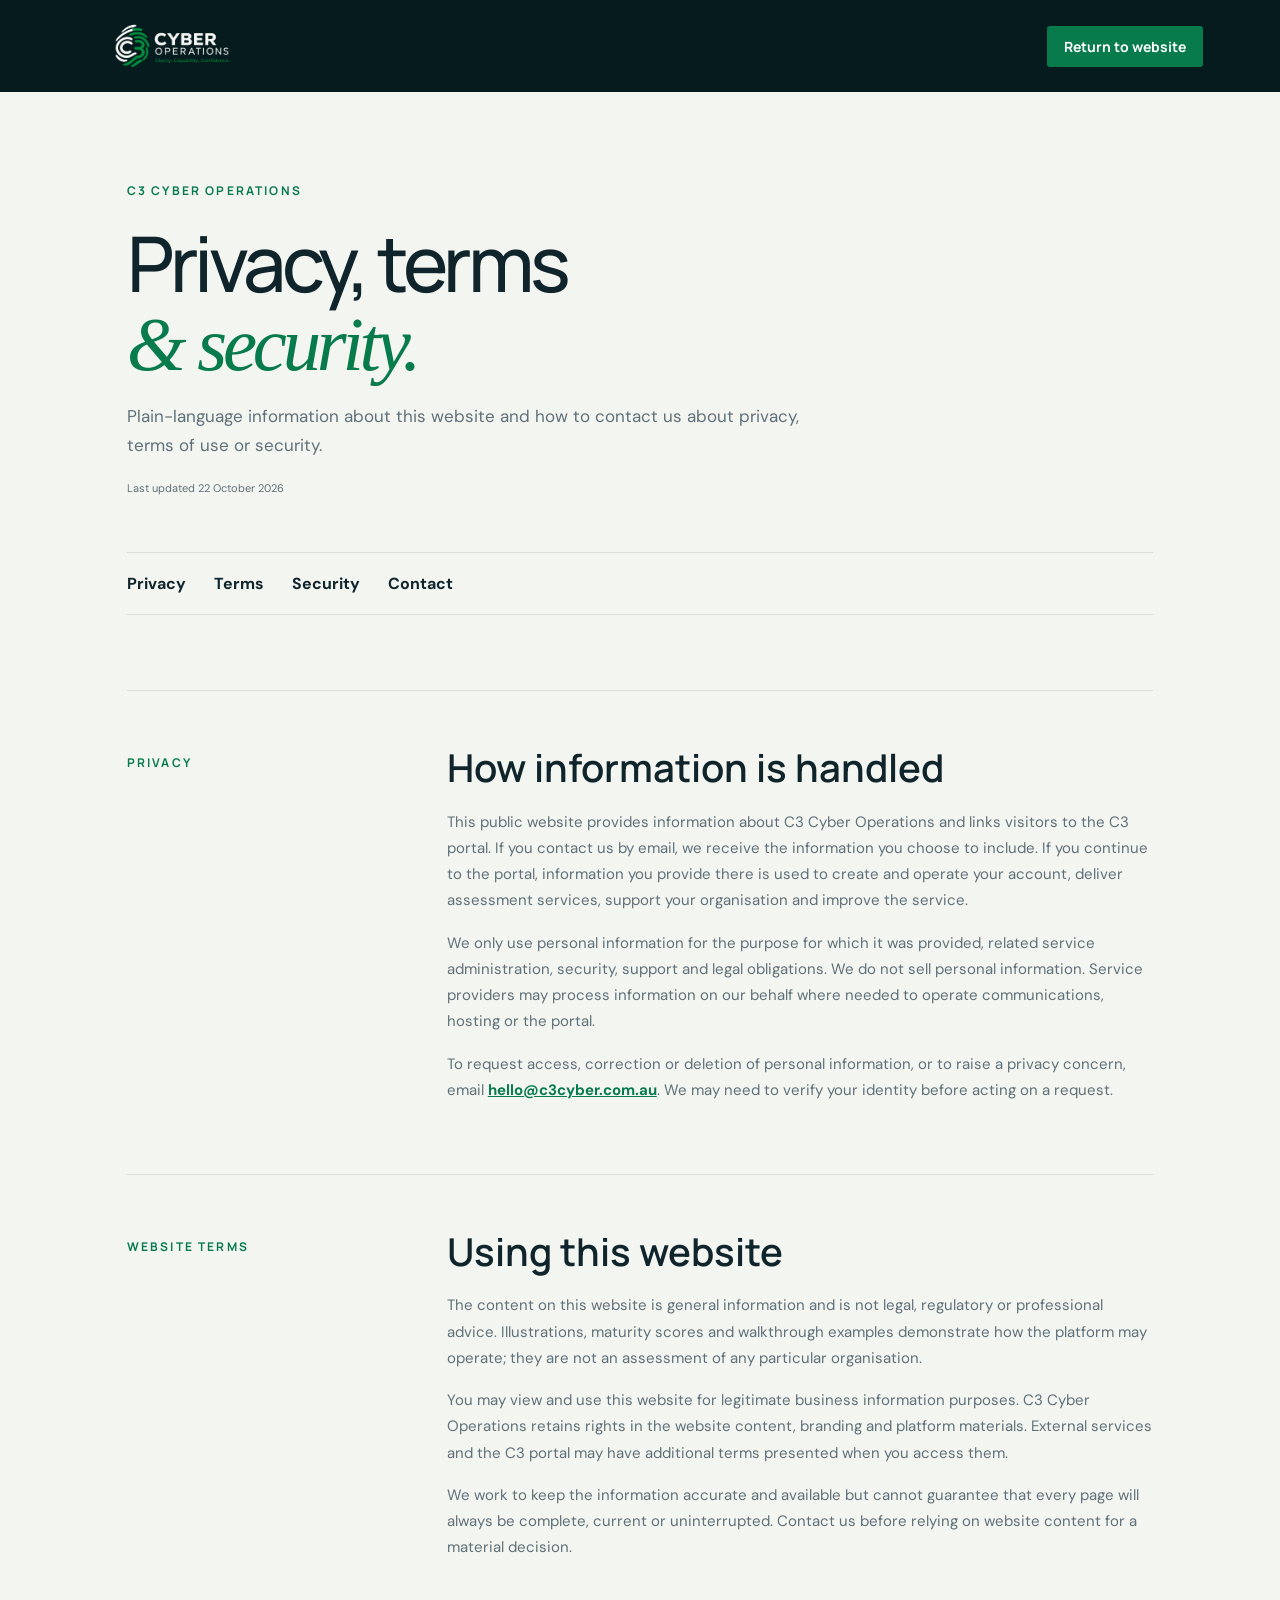
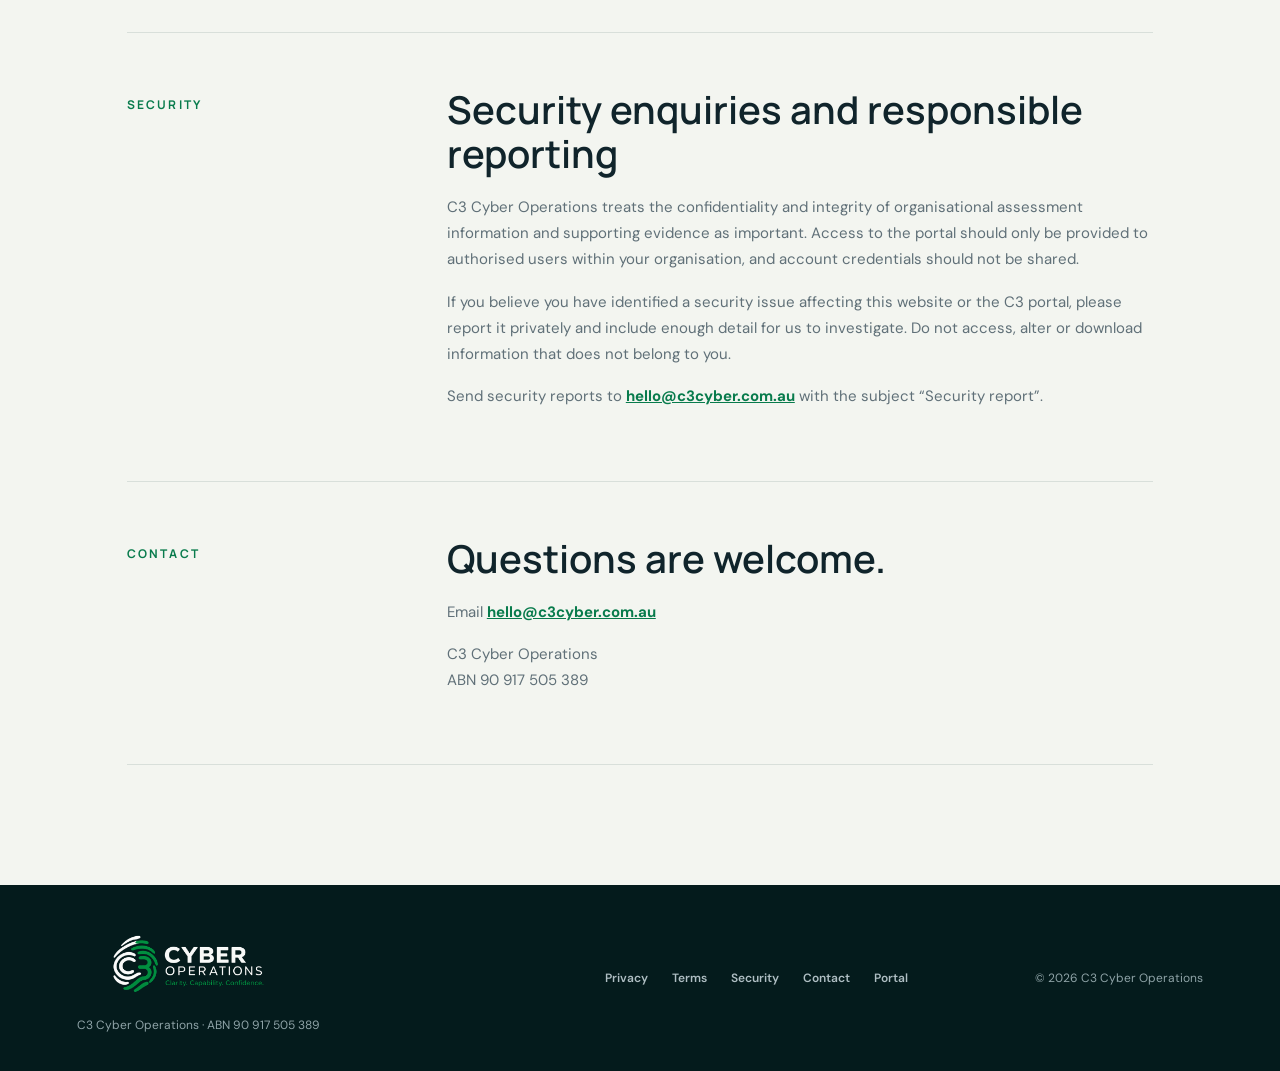
<file: information.html>
<!doctype html>
<html lang="en-AU">
<head>
  <meta charset="utf-8">
  <meta name="viewport" content="width=device-width, initial-scale=1">
  <meta name="description" content="Privacy, website terms and security information for C3 Cyber Operations.">
  <title>Privacy, Terms &amp; Security | C3 Cyber Operations</title>
  <link rel="preconnect" href="https://fonts.googleapis.com">
  <link rel="preconnect" href="https://fonts.gstatic.com" crossorigin>
  <link href="https://fonts.googleapis.com/css2?family=DM+Sans:wght@400;500;600;700&family=Manrope:wght@400;500;600;700;800&display=swap" rel="stylesheet">
  <link rel="stylesheet" href="styles.css?v=accessibility-and-footer-1">
</head>
<body class="information-page">
  <header class="information-header">
    <a class="brand" href="index.html" aria-label="Return to C3 Cyber Operations home"><img class="brand-lockup" src="assets/c3-approved-lockup-transparent.png" alt="C3 Cyber Operations — Clarity. Capability. Confidence."></a>
    <a class="button button-small" href="index.html">Return to website</a>
  </header>
  <main class="information-main">
    <div class="information-title"><p class="eyebrow">C3 Cyber Operations</p><h1>Privacy, terms<br><em>&amp; security.</em></h1><p>Plain-language information about this website and how to contact us about privacy, terms of use or security.</p><span>Last updated 22 October 2026</span></div>
    <nav class="information-nav" aria-label="Information sections"><a href="#privacy">Privacy</a><a href="#terms">Terms</a><a href="#security">Security</a><a href="#contact">Contact</a></nav>

    <section id="privacy" class="information-section">
      <p class="eyebrow">Privacy</p><h2>How information is handled</h2>
      <p>This public website provides information about C3 Cyber Operations and links visitors to the C3 portal. If you contact us by email, we receive the information you choose to include. If you continue to the portal, information you provide there is used to create and operate your account, deliver assessment services, support your organisation and improve the service.</p>
      <p>We only use personal information for the purpose for which it was provided, related service administration, security, support and legal obligations. We do not sell personal information. Service providers may process information on our behalf where needed to operate communications, hosting or the portal.</p>
      <p>To request access, correction or deletion of personal information, or to raise a privacy concern, email <a href="mailto:hello@c3cyber.com.au?subject=Privacy%20enquiry">hello@c3cyber.com.au</a>. We may need to verify your identity before acting on a request.</p>
    </section>

    <section id="terms" class="information-section">
      <p class="eyebrow">Website terms</p><h2>Using this website</h2>
      <p>The content on this website is general information and is not legal, regulatory or professional advice. Illustrations, maturity scores and walkthrough examples demonstrate how the platform may operate; they are not an assessment of any particular organisation.</p>
      <p>You may view and use this website for legitimate business information purposes. C3 Cyber Operations retains rights in the website content, branding and platform materials. External services and the C3 portal may have additional terms presented when you access them.</p>
      <p>We work to keep the information accurate and available but cannot guarantee that every page will always be complete, current or uninterrupted. Contact us before relying on website content for a material decision.</p>
    </section>

    <section id="security" class="information-section">
      <p class="eyebrow">Security</p><h2>Security enquiries and responsible reporting</h2>
      <p>C3 Cyber Operations treats the confidentiality and integrity of organisational assessment information and supporting evidence as important. Access to the portal should only be provided to authorised users within your organisation, and account credentials should not be shared.</p>
      <p>If you believe you have identified a security issue affecting this website or the C3 portal, please report it privately and include enough detail for us to investigate. Do not access, alter or download information that does not belong to you.</p>
      <p>Send security reports to <a href="mailto:hello@c3cyber.com.au?subject=Security%20report">hello@c3cyber.com.au</a> with the subject “Security report”.</p>
    </section>

    <section id="contact" class="information-section information-contact">
      <p class="eyebrow">Contact</p><h2>Questions are welcome.</h2>
      <p>Email <a href="mailto:hello@c3cyber.com.au">hello@c3cyber.com.au</a></p><p>C3 Cyber Operations<br>ABN 90 917 505 389</p>
    </section>
  </main>
  <footer class="site-footer"><div class="footer-identity"><a class="brand" href="index.html" aria-label="C3 Cyber Operations home"><img class="brand-lockup" src="assets/c3-approved-lockup-transparent.png" alt="C3 Cyber Operations — Clarity. Capability. Confidence."></a><p>C3 Cyber Operations · ABN 90 917 505 389</p></div><nav aria-label="Footer navigation"><a href="#privacy">Privacy</a><a href="#terms">Terms</a><a href="#security">Security</a><a href="#contact">Contact</a><a href="https://portal.c3cyber.com.au">Portal</a></nav><p>© 2026 C3 Cyber Operations</p></footer>
</body>
</html>
</file>
<file: styles.css>
:root{--navy:#071b27;--navy2:#0b2833;--green:#087b4c;--lime:#9cd8b2;--mist:#edf3ee;--paper:#f7f6f1;--ink:#10242b;--muted:#607078;--line:#d8dfda;--white:#fff;--serif:Georgia,'Times New Roman',serif}
*{box-sizing:border-box}html{scroll-behavior:smooth}body{margin:0;background:var(--paper);color:var(--ink);font-family:'DM Sans',sans-serif;overflow-x:hidden}.grain{position:fixed;inset:0;pointer-events:none;opacity:.035;z-index:20;background-image:url("data:image/svg+xml,%3Csvg viewBox='0 0 180 180' xmlns='http://www.w3.org/2000/svg'%3E%3Cfilter id='n'%3E%3CfeTurbulence type='fractalNoise' baseFrequency='.8' numOctaves='4' stitchTiles='stitch'/%3E%3C/filter%3E%3Crect width='100%25' height='100%25' filter='url(%23n)' opacity='.55'/%3E%3C/svg%3E")}.site-header{height:88px;max-width:1440px;margin:auto;padding:0 5vw;display:flex;align-items:center;justify-content:space-between;position:relative;z-index:10}.brand{display:flex;align-items:center;gap:12px;text-decoration:none;color:inherit;font-family:Manrope,sans-serif;font-size:15px}.brand img{width:34px;height:40px;object-fit:cover;border-radius:9px}.brand b{font-size:20px;margin-right:3px}.site-header nav{display:flex;align-items:center;gap:32px}.site-header nav>a,footer a{color:inherit;text-decoration:none;font-size:14px;font-weight:600}.menu-toggle{display:none}.button{display:inline-flex;align-items:center;justify-content:center;gap:22px;background:var(--green);color:#fff!important;text-decoration:none;border:0;border-radius:3px;padding:17px 22px;font:700 14px Manrope,sans-serif;cursor:pointer;transition:.25s}.button:hover{background:#05653e;transform:translateY(-2px)}.button-small{padding:11px 17px!important}.button.secondary{background:transparent!important;color:var(--ink)!important;border:1px solid var(--ink)}.button.full{width:100%}.text-link{display:inline-flex;gap:20px;color:inherit;font-weight:700;text-decoration:none;border-bottom:1px solid currentColor;padding-bottom:5px;background:none;border-top:0;border-left:0;border-right:0;cursor:pointer}.hero{min-height:680px;max-width:1440px;margin:auto;padding:70px 7vw 100px;display:grid;grid-template-columns:1.12fr .88fr;gap:6vw;align-items:center}.eyebrow{text-transform:uppercase;letter-spacing:.18em;font:700 11px Manrope,sans-serif;color:var(--green);margin:0 0 24px}.hero h1,.section h2,.closing h2{font:500 clamp(48px,5.2vw,78px)/1.04 Manrope,sans-serif;letter-spacing:-.055em;margin:0}.hero h1 em,.section h2 em,.closing h2 em{font-family:var(--serif);font-weight:400}.hero-support{max-width:690px;font-size:18px;line-height:1.65;color:var(--muted);margin:30px 0}.hero-actions{display:flex;align-items:center;gap:30px}.trust-line{font-size:12px;margin-top:32px;color:var(--muted);display:flex;align-items:center}.trust-line span{width:6px;height:6px;border-radius:50%;background:var(--green);margin-right:10px}.hero-visual{min-height:500px;position:relative;display:grid;place-items:center}.orbit{position:absolute;border:1px solid #b8c9bf;border-radius:50%}.orbit-one{width:430px;height:430px}.orbit-two{width:315px;height:315px}.score-card{width:325px;background:var(--navy);color:#fff;padding:30px;position:relative;z-index:2;box-shadow:0 30px 70px rgba(7,27,39,.2)}.score-card-head{display:flex;justify-content:space-between;font-size:11px;text-transform:uppercase;letter-spacing:.11em;color:#9db2b8}.score-card-head b{color:var(--lime)}.score-main{margin-top:28px}.score-main strong{font:500 72px/1 Manrope}.score-main span{color:#8da1a7}.meter{height:4px;background:#29424b;margin:18px 0 12px}.meter i{display:block;background:var(--lime);height:100%}.score-card>p{color:#afc0c5;margin:0 0 25px}.mini-domains{display:grid;gap:10px}.mini-domains span{font-size:11px;color:#c5d0d4;display:grid;grid-template-columns:72px 1fr;align-items:center}.mini-domains span:after{content:"";height:3px;background:linear-gradient(90deg,var(--green) var(--v),#29424b var(--v))}.float-note{position:absolute;right:-10px;bottom:50px;background:white;padding:17px 22px 17px 44px;z-index:3;box-shadow:0 16px 45px rgba(7,27,39,.15);display:grid;font-size:12px}.float-note i{position:absolute;left:18px;top:20px;width:10px;height:10px;background:var(--green);border-radius:50%}.float-note span{color:var(--muted)}.float-note b{margin-top:3px}.signal-strip{background:var(--navy);color:white;display:grid;grid-template-columns:repeat(4,1fr);padding:0 6vw}.signal-strip div{padding:28px 24px;border-right:1px solid #29404a;display:flex;gap:20px;align-items:center}.signal-strip div:last-child{border:0}.signal-strip b{color:var(--lime);font-size:11px}.signal-strip span{font-size:13px}.section{padding:130px max(7vw,calc((100vw - 1240px)/2))}.section-intro{max-width:880px}.section-intro h2{font-size:clamp(40px,4.6vw,66px)}.section-intro>p:last-child{font-size:17px;line-height:1.7;color:var(--muted);max-width:730px}.problem-grid{display:grid;grid-template-columns:.8fr 1.2fr;gap:10vw;margin-top:90px}.editorial-copy{font:400 22px/1.6 var(--serif);max-width:430px}.editorial-copy p{margin:0 0 26px}.editorial-copy .text-link{font:700 13px 'DM Sans';margin-top:10px}.outcome-stack article{padding:27px 0;border-top:1px solid var(--line);display:grid;grid-template-columns:80px 1fr 1.2fr;gap:20px;align-items:start}.outcome-stack span{font:700 10px Manrope;color:var(--green);text-transform:uppercase;letter-spacing:.14em}.outcome-stack h3,.outcome-stack p{margin:0}.outcome-stack h3{font:600 18px Manrope}.outcome-stack p{font-size:14px;line-height:1.6;color:var(--muted)}.domains{background:var(--navy);color:#fff}.section-intro.light>p:last-child{color:#9cb0b6}.domain-list{margin-top:80px}.domain-list article{border-top:1px solid #29404a;padding:27px 15px;display:grid;grid-template-columns:1fr 1fr;align-items:center;cursor:default;transition:.25s}.domain-list article:last-child{border-bottom:1px solid #29404a}.domain-list article:hover,.domain-list article.active{background:#0d313a;padding-left:28px;padding-right:28px}.domain-list article>div{display:flex;align-items:center;gap:28px}.domain-list span{color:var(--lime);font:700 11px Manrope}.domain-list h3{font:500 21px Manrope;margin:0}.domain-list p{margin:0;color:#9cb0b6;font-size:14px}.walkthrough{background:#f0f3ef}.demo-shell{margin-top:65px;background:white;border:1px solid var(--line);box-shadow:0 25px 80px rgba(14,46,50,.1)}.demo-nav{height:72px;background:var(--navy);color:#fff;padding:0 26px;display:flex;justify-content:space-between;align-items:center}.demo-brand{display:flex;align-items:center;gap:12px;font-weight:600}.demo-brand img{width:29px;height:34px;border-radius:8px}.steps{display:flex;height:100%}.steps button{background:none;color:#879ba2;border:0;padding:0 25px;font:600 12px Manrope;cursor:pointer}.steps button.active{color:white;border-bottom:3px solid var(--lime)}.demo-panel{display:none;padding:55px}.demo-panel.active{display:grid}.demo-panel[data-panel="1"]{grid-template-columns:.75fr 1.25fr;gap:60px}.question-copy span{font-size:11px;text-transform:uppercase;color:var(--green);font-weight:700;letter-spacing:.1em}.question-copy h3{font:600 31px/1.3 Manrope;margin:20px 0}.question-copy p{color:var(--muted)}.choices{display:grid;gap:8px}.choices button{display:flex;gap:18px;align-items:center;background:#fff;border:1px solid var(--line);padding:13px 16px;text-align:left;color:var(--ink);cursor:pointer}.choices button:hover,.choices button.selected{border-color:var(--green);background:#edf8f1}.choices b{display:grid;place-items:center;min-width:30px;height:30px;background:var(--mist);border-radius:50%}.choices strong{display:block;font-size:13px}.choices span{font-size:12px;color:var(--muted)}.demo-next{grid-column:2;margin-top:25px;justify-self:end}.result-panel{grid-template-columns:.65fr 1.35fr;align-items:center}.result-summary{display:grid;padding-left:25px}.result-summary span{text-transform:uppercase;font-size:11px;color:var(--muted);letter-spacing:.12em}.result-summary strong{font:600 86px Manrope;color:var(--green)}.result-summary small{font-size:15px}.radar-wrap{text-align:center}.radar{width:min(390px,100%);overflow:visible}.radar .grid{fill:none;stroke:#dfe8e2}.radar .grid:after{content:""}.radar .target{fill:#087b4c18;stroke:#75aa8b;stroke-dasharray:5 5}.radar .actual{fill:#087b4c55;stroke:var(--green);stroke-width:2}.radar text{font:600 10px 'DM Sans';fill:#66777a}.result-legend{grid-column:2;display:flex;justify-content:center;gap:25px;font-size:12px}.result-legend i{display:inline-block;width:9px;height:9px;margin-right:7px}.actual-dot{background:var(--green)}.target-dot{border:1px dashed var(--green)}.result-panel .demo-next{grid-column:2}.action-panel{gap:0}.priority{display:grid;grid-template-columns:100px 1fr 110px;gap:25px;padding:28px 10px;border-top:1px solid var(--line);align-items:center}.priority>span{font-size:10px;color:var(--green);font-weight:700;text-transform:uppercase;letter-spacing:.13em}.priority h3{margin:0 0 7px;font:600 20px Manrope}.priority p{margin:0;color:var(--muted);font-size:13px}.priority>b{font-size:12px}.demo-disclaimer{font-size:11px;color:var(--muted);margin-top:24px}.demo-restart{justify-self:start}.assessment{display:grid;grid-template-columns:1fr 1fr;gap:9vw;background:var(--mist);align-items:center}.assessment h2{font-size:clamp(42px,4vw,62px)}.assessment-copy>p:not(.eyebrow){font-size:17px;line-height:1.7;color:var(--muted)}.included{border-top:1px solid #cdd7d0;margin-top:35px;padding-top:25px}.included>span{font-size:11px;text-transform:uppercase;letter-spacing:.12em;font-weight:700}.included ul{padding:0;display:grid;grid-template-columns:1fr 1fr;gap:13px;list-style:none}.included li:before{content:'✓';color:var(--green);margin-right:10px}.onboarding-card{background:#fff;padding:38px;box-shadow:0 20px 60px rgba(7,27,39,.1)}.progress-label{display:flex;justify-content:space-between;font-size:11px;text-transform:uppercase;letter-spacing:.1em}.progress{height:3px;background:var(--mist);margin:14px 0 32px}.progress i{display:block;width:33%;height:100%;background:var(--green)}.onboarding-card label{font:600 22px Manrope}.role-grid{display:grid;grid-template-columns:1fr 1fr;gap:9px;margin:22px 0}.role-grid button{background:white;border:1px solid var(--line);padding:17px 12px;text-align:left;cursor:pointer}.role-grid button:hover,.role-grid button.selected{border-color:var(--green);background:#edf8f1}.onboarding-card>p{font-size:11px;color:var(--muted);margin:22px 0}.pricing-grid{display:grid;grid-template-columns:1fr 1fr;gap:22px;max-width:950px;margin:70px auto 0}.price-card{background:white;border:1px solid var(--line);padding:40px;display:flex;flex-direction:column;position:relative}.price-card.featured{background:var(--navy);color:white;border-color:var(--navy)}.ribbon{position:absolute;top:0;right:0;background:var(--lime);color:var(--navy);font:700 10px Manrope;text-transform:uppercase;letter-spacing:.12em;padding:9px 13px}.price-card>div:not(.ribbon){display:grid}.price-card span{font:700 11px Manrope;text-transform:uppercase;letter-spacing:.13em;color:var(--green)}.featured span{color:var(--lime)}.price-card b{font:600 39px Manrope;margin-top:18px}.price-card small{color:var(--muted);margin-top:4px}.featured small{color:#9cb0b6}.price-card ul{list-style:none;padding:24px 0;margin:24px 0;border-top:1px solid var(--line);flex:1}.featured ul{border-color:#29404a}.price-card li{padding:8px 0;font-size:14px}.price-card li:before{content:'✓';color:var(--green);margin-right:10px}.featured li:before{color:var(--lime)}.pricing-note{text-align:center;color:var(--muted);font-size:12px;margin-top:25px}.closing{background:var(--green);color:#fff;padding:125px 7vw;text-align:center;position:relative;overflow:hidden}.closing-mark{position:absolute;width:360px;height:420px;object-fit:cover;border-radius:80px;opacity:.08;left:50%;top:50%;transform:translate(-50%,-50%) rotate(-8deg)}.closing .eyebrow{color:#c1f1d2}.closing h2{font-size:clamp(48px,5vw,76px);position:relative}.light-button{background:white;color:var(--green)!important;margin-top:40px}.light-button:hover{background:var(--navy);color:white!important}footer{background:#05151d;color:#afbec3;padding:38px 6vw;display:flex;align-items:center;justify-content:space-between}footer div{display:flex;gap:25px}footer p{font-size:11px}.reveal{opacity:0;transform:translateY(24px);transition:opacity .7s,transform .7s}.reveal.visible{opacity:1;transform:none}
@media(max-width:900px){.site-header{height:72px}.menu-toggle{display:block;background:none;border:1px solid var(--line);padding:8px 12px}.site-header nav{display:none;position:absolute;top:70px;left:4vw;right:4vw;background:white;padding:25px;box-shadow:0 15px 40px #071b2720;flex-direction:column;align-items:stretch}.site-header nav.open{display:flex}.hero{grid-template-columns:1fr;padding-top:45px}.hero-visual{margin-top:20px}.problem-grid,.assessment{grid-template-columns:1fr;gap:55px}.demo-panel[data-panel="1"],.result-panel{grid-template-columns:1fr}.demo-next,.result-panel .demo-next,.result-legend{grid-column:1}.outcome-stack article{grid-template-columns:60px 1fr}.outcome-stack article p{grid-column:2}.domain-list article{grid-template-columns:1fr;gap:12px}.signal-strip{grid-template-columns:1fr 1fr}.pricing-grid{grid-template-columns:1fr}.section{padding-top:90px;padding-bottom:90px}}
@media(max-width:600px){.hero{padding-left:6vw;padding-right:6vw}.hero h1{font-size:43px}.hero-actions{align-items:flex-start;flex-direction:column}.hero-visual{min-height:430px}.orbit-one{width:340px;height:340px}.orbit-two{width:260px;height:260px}.score-card{width:290px}.float-note{right:-5px;bottom:15px}.signal-strip{grid-template-columns:1fr}.signal-strip div{border-right:0;border-bottom:1px solid #29404a}.section{padding-left:6vw;padding-right:6vw}.demo-nav{height:auto;align-items:flex-start;flex-direction:column;padding:18px}.steps{width:100%;margin-top:16px}.steps button{padding:12px;flex:1}.demo-panel{padding:28px 20px}.priority{grid-template-columns:1fr}.role-grid,.included ul{grid-template-columns:1fr}.pricing-grid{margin-top:45px}.price-card{padding:30px 24px}footer{flex-direction:column;gap:25px;text-align:center}}

/* Approved panther direction */
.site-header{max-width:none;height:104px;padding:0 max(6vw,calc((100vw - 1280px)/2));background:#031310;color:#fff;border-bottom:1px solid rgba(255,255,255,.13)}
.site-header .brand{color:#fff;text-transform:uppercase;letter-spacing:.08em}
.site-header>.brand{flex:0 0 auto;min-width:254px;overflow:visible}
.site-header .brand img{width:52px;height:60px;border-radius:0;object-fit:cover}
.site-header .brand span{max-width:150px;font-size:13px;line-height:1.15}
.site-header .brand b{display:block;font-size:21px;letter-spacing:.02em}
.site-header .brand .brand-lockup{display:block;flex:none;width:254px!important;height:auto!important;max-width:none;max-height:78px;object-fit:contain!important;object-position:left center}
.site-header nav>a{color:#dce7e3}
.site-header .button-small{background:transparent;border:1px solid #60706b}
.hero{isolation:isolate;position:relative;max-width:none;min-height:calc(100vh - 104px);padding:110px max(6vw,calc((100vw - 1280px)/2)) 96px;display:flex;align-items:center;color:#fff;background:#00110e url('assets/panther-hero.jpg') center right/cover no-repeat;overflow:hidden}
.hero-shade{position:absolute;z-index:-1;inset:0;background:linear-gradient(90deg,rgba(0,15,13,.98) 0%,rgba(0,15,13,.93) 31%,rgba(0,15,13,.5) 56%,rgba(0,15,13,.05) 78%),linear-gradient(0deg,rgba(0,13,11,.36),transparent 45%)}
.hero-copy{width:min(760px,62vw);position:relative;z-index:1}
.hero .eyebrow{color:#f3f7f5;font-size:12px;letter-spacing:.23em;margin-bottom:32px}
.hero h1{font-size:clamp(58px,6.3vw,96px);font-weight:600;line-height:1.02;letter-spacing:-.058em}
.hero h1 em{display:inline-block;color:#45d98a;font-family:var(--serif);font-style:italic;font-weight:400}
.hero-support{max-width:700px;color:#bfccc7;font-size:19px;line-height:1.6;margin:36px 0 38px}
.hero-actions{gap:15px}
.hero .button{min-width:230px;padding:19px 24px;background:#00b968;border-radius:2px}
.hero .button:hover{background:#27d080}
.hero .button-outline{background:rgba(0,0,0,.18);border:1px solid #64736e;color:#fff!important}
.hero .button-outline:hover{background:rgba(255,255,255,.08)}
.hero .trust-line{color:#a9b8b3;margin-top:48px;gap:12px;font-size:13px}
.hero .trust-line span{margin:0;background:#32d481}
.hero-caption{position:absolute;right:max(5vw,calc((100vw - 1360px)/2));bottom:48px;display:grid;text-align:right;gap:7px;color:#d7e2de;font-size:12px}
.hero-caption span{text-transform:uppercase;letter-spacing:.18em;color:#43dd8b;font:700 10px Manrope,sans-serif}
.signal-strip{background:#f4f6f2;color:var(--ink);border-bottom:1px solid var(--line)}
.signal-strip div{border-color:var(--line)}
.signal-strip b{color:var(--green)}
footer{background:#041b1c}
footer .brand .brand-lockup{width:220px;height:auto;border-radius:0;object-fit:contain}

/* Panther visual system: vigilance, precision and controlled movement */
body{background:#f5f6f1}
.problem{position:relative;background:linear-gradient(135deg,#faf9f4 0%,#f3f5ef 100%);overflow:hidden}
.problem:after{content:"";position:absolute;width:420px;height:420px;right:-210px;bottom:-250px;border:1px solid rgba(8,123,76,.13);border-radius:50%;box-shadow:0 0 0 70px rgba(8,123,76,.025),0 0 0 140px rgba(8,123,76,.018);pointer-events:none}
.outcome-stack article{position:relative;transition:padding .25s ease,background .25s ease}
.outcome-stack article:before{content:"";position:absolute;left:0;top:-1px;width:0;height:2px;background:#16b96d;transition:width .35s ease}
.outcome-stack article:hover{padding-left:18px;background:linear-gradient(90deg,rgba(22,185,109,.055),transparent 75%)}
.outcome-stack article:hover:before{width:100%}
.panther-principles{min-height:620px;position:relative;isolation:isolate;overflow:hidden;display:grid;grid-template-columns:.9fr 1.1fr;gap:8vw;align-items:center;padding:120px max(7vw,calc((100vw - 1240px)/2));color:#fff;background:#020f0d url('assets/panther-vigilance.jpg') 78% 45%/cover no-repeat}
.panther-principles:before{content:"";position:absolute;z-index:-1;inset:0;background:linear-gradient(90deg,rgba(1,14,12,.99) 0%,rgba(1,14,12,.94) 42%,rgba(1,14,12,.71) 68%,rgba(1,14,12,.76) 100%),linear-gradient(0deg,rgba(0,0,0,.38),transparent 50%)}
.panther-principles:after{content:"";position:absolute;z-index:-1;inset:0;opacity:.2;background:repeating-linear-gradient(115deg,transparent 0 88px,rgba(92,230,155,.12) 89px,transparent 90px 175px);mask-image:linear-gradient(90deg,transparent,black)}
.panther-principles-copy{max-width:560px}
.panther-principles .eyebrow{color:#4be095}
.panther-principles h2{font:600 clamp(43px,4.5vw,68px)/1.04 Manrope,sans-serif;letter-spacing:-.055em;margin:0}
.panther-principles h2 em{color:#48dc91;font-family:var(--serif);font-weight:400}
.panther-principles-copy>p:last-child{max-width:520px;margin:30px 0 0;color:#b7c7c1;font-size:17px;line-height:1.7}
.instinct-grid{border-top:1px solid rgba(255,255,255,.2)}
.instinct-grid article{display:grid;grid-template-columns:52px 1fr;gap:22px;padding:28px 8px;border-bottom:1px solid rgba(255,255,255,.16);backdrop-filter:blur(3px);transition:background .25s,padding .25s}
.instinct-grid article:hover{padding-left:20px;background:rgba(56,214,135,.07)}
.instinct-grid span{color:#4be095;font:700 11px Manrope,sans-serif;letter-spacing:.14em}
.instinct-grid h3{margin:0 0 7px;font:600 19px Manrope,sans-serif}
.instinct-grid p{margin:0;color:#aebeb9;font-size:14px;line-height:1.55}
.panther-gaze{position:absolute;right:7vw;bottom:45px;display:flex;gap:32px;opacity:.72}
.panther-gaze i{width:48px;height:10px;border-radius:70% 5%;background:radial-gradient(circle at 60% 50%,#d9ffe7 0 8%,#60e79f 9% 29%,#0b5b37 31% 56%,transparent 59%);filter:drop-shadow(0 0 10px rgba(67,230,142,.55));transform:skewX(-12deg) rotate(-3deg)}
.panther-gaze i:last-child{transform:scaleX(-1) skewX(-12deg) rotate(-3deg)}
.domains{position:relative;overflow:hidden;background:radial-gradient(circle at 88% 8%,rgba(42,202,119,.1),transparent 25%),linear-gradient(145deg,#061b1d,#06151b 64%,#03110e)}
.domains:before{content:"";position:absolute;inset:0;pointer-events:none;opacity:.28;background:linear-gradient(110deg,transparent 0 53%,rgba(72,220,145,.08) 53.1%,transparent 53.3%)}
.domain-list article{position:relative}
.domain-list article:after{content:"";position:absolute;right:18px;width:7px;height:7px;border-radius:50%;background:#42dc8d;box-shadow:0 0 0 5px rgba(66,220,141,.08),0 0 18px rgba(66,220,141,.5);opacity:0;transition:opacity .25s}
.domain-list article:hover:after,.domain-list article.active:after{opacity:1}
.panther-light{position:relative;overflow:hidden}
.panther-light:before{content:"";position:absolute;width:260px;height:260px;border:1px solid rgba(8,123,76,.12);border-radius:50%;right:-135px;top:85px;box-shadow:0 0 0 50px rgba(8,123,76,.025),0 0 0 100px rgba(8,123,76,.018);pointer-events:none}
.walkthrough{background:linear-gradient(180deg,#eef2ed 0%,#f6f6f1 100%)}
.demo-shell{position:relative;border-top:3px solid #0e9b5a}
.demo-shell:after{content:"OBSERVE  /  ASSESS  /  ACT";position:absolute;right:24px;bottom:-29px;color:#788a83;font:700 9px Manrope,sans-serif;letter-spacing:.2em}
.assessment{background:linear-gradient(120deg,#e8efea,#f2f3ee)}
.onboarding-card{position:relative;border-top:3px solid #12a963}
.onboarding-card:before{content:"";position:absolute;right:24px;top:25px;width:9px;height:9px;border-radius:50%;background:#25cf7b;box-shadow:0 0 0 6px rgba(37,207,123,.1),0 0 18px rgba(37,207,123,.42)}
.demo-brand .demo-lockup{width:132px;height:auto;max-height:47px;border-radius:0;object-fit:contain;object-position:left center}
.movement-banner{min-height:510px;position:relative;display:flex;align-items:center;justify-content:flex-end;padding:95px max(7vw,calc((100vw - 1240px)/2));color:#fff;background:#020d0c url('assets/panther-movement.jpg') center/cover no-repeat;overflow:hidden}
.movement-banner:before{content:"";position:absolute;inset:0;background:linear-gradient(90deg,rgba(0,12,10,.18),rgba(0,12,10,.58) 48%,rgba(0,12,10,.96) 78%)}
.movement-copy{position:relative;width:min(520px,46vw)}
.movement-copy .eyebrow{color:#4be095}
.movement-copy h2{font:600 clamp(42px,4.4vw,67px)/1.05 Manrope,sans-serif;letter-spacing:-.055em;margin:0}
.movement-copy h2 em{color:#4be095;font-family:var(--serif);font-weight:400}
.movement-copy>p:last-child{color:#b8c7c2;font-size:16px;line-height:1.7;margin:26px 0 0}
.price-card{transition:transform .25s,box-shadow .25s}
.price-card:hover{transform:translateY(-5px);box-shadow:0 24px 65px rgba(3,27,28,.1)}
.price-card.featured{background:linear-gradient(145deg,#071d21,#041310)}
.closing{background:radial-gradient(circle at 50% 20%,#12a964,#087647 60%,#055c38)}

@media(max-width:900px){.site-header{height:78px;padding-left:5vw;padding-right:5vw}.site-header>.brand{min-width:205px}.site-header .brand .brand-lockup{width:205px!important;height:auto!important;max-height:63px}.site-header .brand span{font-size:11px}.site-header .brand b{font-size:17px}.menu-toggle{color:#fff;border-color:#5e6b67}.site-header nav{top:77px;background:#061c18;box-shadow:0 15px 40px #0008}.hero{min-height:760px;padding-top:80px;padding-bottom:100px;background-position:63% center}.hero-shade{background:linear-gradient(90deg,rgba(0,15,13,.98) 0%,rgba(0,15,13,.88) 55%,rgba(0,15,13,.28) 100%)}.hero-copy{width:min(690px,88vw)}.hero-caption{display:none}.panther-principles{grid-template-columns:1fr;gap:55px;background-position:67% center}.panther-principles:before{background:rgba(1,14,12,.9)}.panther-gaze{display:none}.movement-banner{justify-content:flex-start;background-position:34% center}.movement-banner:before{background:rgba(0,12,10,.78)}.movement-copy{width:min(620px,88vw)}}
@media(max-width:600px){.site-header>.brand{min-width:180px}.site-header .brand .brand-lockup{width:180px!important;height:auto!important;max-height:58px}.hero{min-height:720px;padding:68px 6vw 75px;background-position:68% center}.hero-shade{background:linear-gradient(90deg,rgba(0,15,13,.97) 0%,rgba(0,15,13,.9) 60%,rgba(0,15,13,.55) 100%),linear-gradient(0deg,rgba(0,15,13,.45),transparent)}.hero-copy{width:100%}.hero h1{font-size:47px}.hero-support{font-size:16px}.hero-actions{align-items:stretch}.hero .button{width:100%}.hero .trust-line{flex-wrap:wrap;gap:8px 10px;margin-top:35px}.signal-strip div{border-color:var(--line)}}

/* End to end CSMM workflow walkthrough */
.demo-nav{height:auto;padding:0;display:block}
.demo-brand{min-height:68px;padding:12px 26px}
.steps{width:100%;height:56px;overflow-x:auto;border-top:1px solid #29404a;scrollbar-width:thin}
.steps button{min-width:112px;flex:1;padding:0 14px;white-space:nowrap}
.workflow-copy>span{font-size:11px;text-transform:uppercase;color:var(--green);font-weight:700;letter-spacing:.12em}
.workflow-copy h3{font:600 34px/1.2 Manrope;margin:18px 0}
.workflow-copy p{color:var(--muted);font-size:15px;line-height:1.65;margin:0}
.workflow-card{border:1px solid var(--line);background:#fbfcfa}
.workflow-card-head{display:flex;justify-content:space-between;align-items:center;padding:15px 18px;background:#f1f5f1;border-bottom:1px solid var(--line);font-size:11px;text-transform:uppercase;letter-spacing:.1em}
.workflow-card-head b{color:var(--green)}
.people-list article{display:grid;grid-template-columns:40px 1fr auto;gap:14px;align-items:center;padding:14px 18px;border-bottom:1px solid var(--line)}
.people-list article:last-child{border-bottom:0}
.people-list article>i{display:grid;place-items:center;width:36px;height:36px;border-radius:50%;background:#deebe3;color:var(--green);font:700 10px Manrope;font-style:normal}
.people-list article>div{display:grid;gap:3px}.people-list strong{font-size:13px}.people-list small,.module-list small,.evidence-list small{color:var(--muted)}
.status{padding:5px 8px;font-size:9px;text-transform:uppercase;letter-spacing:.08em}.status.ready{background:#ddf4e6;color:#087b4c}.status.invited{background:#f1eee4;color:#8a6b20}
.module-panel,.target-panel,.evidence-panel,.improve-panel{grid-template-columns:.78fr 1.22fr;gap:55px;align-items:start}
.module-list article{display:grid;grid-template-columns:32px 1fr auto;gap:14px;align-items:center;padding:14px 18px;border-bottom:1px solid var(--line)}
.module-list article:last-child{border-bottom:0}.module-list article>span{font:700 10px Manrope;color:var(--green)}.module-list article>div{display:grid;gap:3px}.module-list article>b{font-size:10px;color:var(--green)}
.module-panel .demo-next,.target-panel .demo-next,.evidence-panel .demo-next,.improve-panel .demo-next{grid-column:2;justify-self:end}
.target-list article{display:grid;grid-template-columns:1fr 150px 70px;gap:15px;align-items:center;padding:13px 18px;border-bottom:1px solid var(--line)}
.target-list article:last-child{border-bottom:0}.target-list article>div{display:grid;gap:3px}.target-list article small{color:var(--muted)}.target-list article>span{display:flex;gap:5px}.target-list article>span i{width:24px;height:24px;border-radius:50%;border:1px solid var(--line);font:700 9px Manrope;font-style:normal;display:grid;place-items:center}.target-list article>span i.selected{background:var(--green);border-color:var(--green);color:#fff}.target-list article>b{font-size:10px;color:var(--green);text-align:right}
.assessment-panel{grid-template-columns:.78fr 1.22fr;gap:55px}
.assessment-panel .demo-next{grid-column:2;justify-self:end}
.completion{margin-top:28px;padding-top:18px;border-top:1px solid var(--line);display:grid;gap:8px}.completion b,.completion small{font-size:11px}.completion>span{height:5px;background:#e1e8e2}.completion>span i{display:block;height:100%;background:var(--green)}.completion small{color:var(--muted)}
.upload-zone{display:flex;gap:16px;align-items:center;margin:15px;padding:18px;border:1px dashed #84a493;background:#f1f7f3}.upload-zone>b{display:grid;place-items:center;width:36px;height:36px;background:var(--green);color:#fff}.upload-zone>span{display:grid;gap:3px}
.evidence-list article{display:grid;grid-template-columns:46px 1fr auto;gap:14px;align-items:center;padding:14px 18px;border-top:1px solid var(--line)}
.file-icon{display:grid;place-items:center;width:38px;height:32px;background:#e4ece7;color:var(--green);font:700 9px Manrope}.evidence-list article>div{display:grid;gap:3px}.evidence-list article>b{font-size:10px;color:var(--green)}
.result-context{grid-column:1/3;padding:18px 24px;background:#eff5f0;border-left:3px solid var(--green)}.result-context b{font-size:13px}.result-context p{margin:6px 0 0;color:var(--muted);font-size:12px}
.roadmap-panel{gap:22px;grid-template-columns:1fr}.roadmap-heading{display:flex;justify-content:space-between;gap:45px;align-items:end}.roadmap-heading>div>span{font:700 10px Manrope;text-transform:uppercase;letter-spacing:.13em;color:var(--green)}.roadmap-heading h3{font:600 32px/1.18 Manrope;margin:8px 0 0;max-width:560px}.roadmap-heading>p{max-width:480px;margin:0;color:var(--muted);font-size:13px;line-height:1.6}.roadmap-status{display:flex;align-items:center;border:1px solid var(--line);background:#f3f7f3}.roadmap-status>div{padding:14px 20px;display:flex;align-items:baseline;gap:12px}.roadmap-status span{font-size:10px;text-transform:uppercase;letter-spacing:.1em;color:var(--muted)}.roadmap-status strong{font:600 25px Manrope;color:var(--green)}.roadmap-status>i{color:var(--green);font-style:normal}.roadmap-status>b{margin-left:auto;align-self:stretch;display:flex;align-items:center;padding:0 22px;background:var(--navy);color:#fff;font-size:11px}.roadmap-track{display:grid;grid-template-columns:repeat(3,1fr);gap:14px}.roadmap-track>article{border:1px solid var(--line);background:#fff}.roadmap-track header{display:flex;justify-content:space-between;align-items:center;padding:13px 16px;background:var(--navy);color:#fff}.roadmap-track header span{font:700 10px Manrope;letter-spacing:.14em;color:var(--lime)}.roadmap-track header small{color:#9fb1b5;font-size:9px}.roadmap-track article>div{min-height:82px;padding:15px 16px;border-bottom:1px solid var(--line);display:grid;align-content:center;gap:5px}.roadmap-track article>div:last-child{border-bottom:0}.roadmap-track b{font-size:12px}.roadmap-track small{color:var(--muted);font-size:10px;line-height:1.4}.roadmap-note{display:flex;justify-content:space-between;margin:0;padding:15px 18px;border-left:3px solid var(--green);background:#edf5ef;font-size:11px}.roadmap-note span{color:var(--muted)}.roadmap-panel .demo-next{grid-column:1;justify-self:end;width:auto;min-width:230px;margin-top:0}
.action-panel{gap:24px;grid-template-columns:1fr}.action-heading{display:flex;justify-content:space-between;gap:40px;align-items:end}.action-heading>div>span{font-size:10px;text-transform:uppercase;letter-spacing:.12em;color:var(--green);font-weight:700}.action-heading h3{font:600 34px Manrope;margin:7px 0 0}.action-heading>p{max-width:470px;margin:0;color:var(--muted);font-size:13px;line-height:1.55}.action-summary{display:grid;grid-template-columns:repeat(3,1fr);border:1px solid var(--line);background:#f4f7f4}.action-summary>div{padding:16px 20px;border-right:1px solid var(--line);display:flex;align-items:baseline;gap:10px}.action-summary>div:last-child{border:0}.action-summary strong{font:600 25px Manrope;color:var(--green)}.action-summary span{font-size:11px;color:var(--muted)}.action-grid{display:grid;grid-template-columns:repeat(3,1fr);gap:14px}.action-card{border:1px solid var(--line);padding:20px;background:#fff;display:flex;flex-direction:column;min-height:290px;box-shadow:0 10px 30px rgba(7,27,39,.045)}.action-card header{display:flex;justify-content:space-between;align-items:center}.action-card header>span{font:700 9px Manrope;text-transform:uppercase;letter-spacing:.12em;color:var(--green)}.action-status{font-size:9px;padding:5px 7px;text-transform:uppercase;letter-spacing:.06em}.action-status.on-track{background:#def4e7;color:#087b4c}.action-status.review{background:#f5ebd5;color:#906b19}.action-card h3{font:600 18px/1.25 Manrope;margin:24px 0 9px}.action-card>p{font-size:12px;line-height:1.5;color:var(--muted);margin:0 0 22px;flex:1}.action-meta{display:flex;justify-content:space-between;padding-top:14px;border-top:1px solid var(--line)}.action-meta>span{display:grid;gap:3px}.action-meta small{text-transform:uppercase;font-size:8px;letter-spacing:.1em;color:var(--muted)}.action-meta b{font-size:11px}.action-progress{display:grid;grid-template-columns:1fr auto;gap:10px;align-items:center;margin-top:18px}.action-progress>span{height:4px;background:#e4ebe6}.action-progress i{display:block;height:100%;background:var(--green)}.action-progress>b{font-size:10px;color:var(--green)}.action-panel .demo-next{grid-column:1;justify-self:end;width:auto;min-width:230px;margin-top:2px}
.maturity-shift{display:grid;grid-template-columns:1fr 44px 1fr;align-items:center;padding:26px}.maturity-shift>div{display:grid;text-align:center}.maturity-shift>div>span{text-transform:uppercase;letter-spacing:.1em;font-size:9px;color:var(--muted)}.maturity-shift strong{font:600 62px Manrope;color:#53656a}.maturity-shift small{font-size:12px}.maturity-shift>i{text-align:center;color:var(--green);font-style:normal;font-size:24px}.maturity-shift .improved strong{color:var(--green)}.maturity-shift>p{grid-column:1/4;display:flex;justify-content:space-between;margin:22px 0 0;padding-top:15px;border-top:1px solid var(--line);font-size:12px}.maturity-shift>p+p{margin-top:12px}.maturity-shift>p span{color:var(--green)}.improve-panel .demo-disclaimer{grid-column:1/3}.improve-panel .demo-restart{grid-column:1/3}
.demo-shell:after{content:"SET UP  /  ASSIGN  /  ASSESS  /  EVIDENCE  /  ROADMAP  /  ACT  /  IMPROVE"}

@media(max-width:900px){.module-panel,.target-panel,.assessment-panel,.evidence-panel,.improve-panel{grid-template-columns:1fr}.module-panel .demo-next,.target-panel .demo-next,.assessment-panel .demo-next,.evidence-panel .demo-next,.improve-panel .demo-next{grid-column:1}.result-context{grid-column:1}.improve-panel .demo-disclaimer,.improve-panel .demo-restart{grid-column:1}}
@media(max-width:900px){.action-heading,.roadmap-heading{align-items:start;flex-direction:column;gap:12px}.action-grid,.roadmap-track{grid-template-columns:1fr}.action-card{min-height:0}.roadmap-status{align-items:stretch;flex-wrap:wrap}.roadmap-status>b{width:100%;min-height:44px}.roadmap-note{gap:8px;flex-direction:column}}
@media(max-width:600px){.demo-brand{align-items:flex-start;flex-direction:column}.demo-brand .demo-lockup{width:118px}.steps{height:52px}.steps button{min-width:98px;font-size:10px}.workflow-copy h3{font-size:27px}.people-list article{grid-template-columns:36px 1fr}.people-list .status{grid-column:2;justify-self:start}.module-list article{grid-template-columns:25px 1fr}.module-list article>b{grid-column:2}.target-list article{grid-template-columns:1fr auto}.target-list article>span{grid-row:2;grid-column:1}.action-summary>div{padding:12px 10px;display:grid;gap:2px}.action-summary strong{font-size:20px}.action-summary span{font-size:9px}.maturity-shift{grid-template-columns:1fr}.maturity-shift>i{transform:rotate(90deg);margin:10px 0}.maturity-shift>p{grid-column:1}.result-context{grid-column:1}}

/* Framework readiness */
.frameworks{color:#fff;background:radial-gradient(circle at 90% 5%,rgba(49,210,127,.12),transparent 25%),linear-gradient(145deg,#061b1d,#03110f);position:relative;overflow:hidden}
.frameworks:before{content:"";position:absolute;inset:0;opacity:.16;pointer-events:none;background:repeating-linear-gradient(115deg,transparent 0 120px,rgba(86,222,153,.14) 121px,transparent 122px 240px)}
.frameworks>*{position:relative}.frameworks-heading{display:grid;grid-template-columns:1.15fr .85fr;gap:8vw;align-items:end}.frameworks-heading h2{font-size:clamp(43px,4.8vw,69px)}.frameworks-heading h2 em{color:#4be095}.frameworks-heading>p{color:#aebfba;font-size:16px;line-height:1.7;margin:0 0 8px}
.framework-feature{display:grid;grid-template-columns:.9fr 1.1fr;margin-top:75px;border:1px solid #29423d;background:rgba(4,25,22,.82);box-shadow:0 28px 80px rgba(0,0,0,.2)}.framework-feature-copy{padding:50px}.availability{display:inline-block;padding:7px 10px;background:#133e30;color:#67e2a4;font:700 9px Manrope;text-transform:uppercase;letter-spacing:.12em}.framework-code{font:700 11px Manrope;letter-spacing:.2em;color:#4be095;margin:34px 0 10px}.framework-feature-copy h3{font:600 clamp(30px,3vw,44px)/1.16 Manrope;margin:0}.framework-feature-copy>p:last-child{color:#aebfba;line-height:1.65;font-size:14px;max-width:520px;margin:22px 0 0}
.environment-grid{border-left:1px solid #29423d}.environment-grid article{display:grid;grid-template-columns:42px 1fr 24px;gap:16px;align-items:center;padding:30px;border-bottom:1px solid #29423d;transition:background .25s,padding .25s}.environment-grid article:last-child{border:0}.environment-grid article:hover{background:rgba(61,218,139,.07);padding-left:38px}.environment-grid article>span{font:700 10px Manrope;color:#4be095}.environment-grid h4{font:600 20px Manrope;margin:0 0 6px}.environment-grid p{color:#99ada7;font-size:12px;line-height:1.5;margin:0}.environment-grid i{color:#4be095;font-style:normal}
.framework-grid{display:grid;grid-template-columns:repeat(3,1fr);gap:16px;margin-top:16px}.framework-grid>article{min-height:300px;padding:32px;border:1px solid #29423d;background:#08211e;display:flex;flex-direction:column;transition:transform .25s,border-color .25s}.framework-grid>article:hover{transform:translateY(-5px);border-color:#3a765c}.framework-grid>article.framework-roadmap{background:linear-gradient(145deg,#0a2b24,#071a17)}.framework-monogram{width:54px;height:54px;border:1px solid #45685c;display:grid;place-items:center;color:#67e2a4;font:700 11px Manrope;letter-spacing:.08em;margin-bottom:32px}.framework-grid article>span{font:700 9px Manrope;text-transform:uppercase;letter-spacing:.13em;color:#79a692}.framework-grid h3{font:600 30px Manrope;margin:8px 0 12px}.framework-grid p{color:#9fb1ac;font-size:13px;line-height:1.6;margin:0;flex:1}.framework-grid article>b{font-size:11px;color:#4be095;margin-top:25px}.framework-note{display:grid;grid-template-columns:190px 1fr;gap:24px;margin-top:45px;padding-top:25px;border-top:1px solid #29423d}.framework-note span{font:700 10px Manrope;text-transform:uppercase;letter-spacing:.14em;color:#4be095}.framework-note p{color:#aebfba;line-height:1.6;margin:0;max-width:760px;font-size:14px}
@media(max-width:900px){.frameworks-heading,.framework-feature{grid-template-columns:1fr}.framework-feature{margin-top:55px}.environment-grid{border-left:0;border-top:1px solid #29423d}.framework-grid{grid-template-columns:1fr}.framework-grid>article{min-height:240px}.framework-note{grid-template-columns:1fr}}
@media(max-width:600px){.framework-feature-copy{padding:32px 24px}.environment-grid article{padding:24px 20px}.framework-grid>article{padding:27px 24px}.framework-note{margin-top:35px}}

/* Accessibility, footer and information pages */
.demo-panel[hidden]{display:none!important}
:where(a,button,[tabindex]):focus-visible{outline:3px solid #35d98a;outline-offset:4px}
.steps button:focus-visible{outline-color:var(--lime);outline-offset:-5px}
.site-footer{padding:38px 6vw;display:grid;grid-template-columns:1.25fr 1fr auto;gap:38px;align-items:center}
.site-footer .footer-identity{display:grid;gap:12px}.site-footer .footer-identity .brand{width:max-content}.site-footer .footer-identity p,.site-footer>p{margin:0;font-size:11px;color:#8fa3a7}.site-footer nav{display:flex;flex-wrap:wrap;gap:16px 24px}.site-footer nav a{font-size:12px}
.information-page{background:#f3f5f0}.information-header{height:92px;padding:0 max(6vw,calc((100vw - 1180px)/2));background:#061b1d;display:flex;align-items:center;justify-content:space-between}.information-header .brand-lockup{width:190px;height:auto;max-height:62px;border-radius:0;object-fit:contain}.information-main{max-width:1180px;margin:auto;padding:90px 6vw 120px}.information-title{max-width:800px}.information-title h1{font:500 clamp(50px,6vw,82px)/1.02 Manrope;letter-spacing:-.055em;margin:0}.information-title h1 em{font-family:var(--serif);font-weight:400;color:var(--green)}.information-title>p:not(.eyebrow){max-width:680px;color:var(--muted);font-size:17px;line-height:1.7}.information-title>span{font-size:11px;color:var(--muted)}.information-nav{display:flex;gap:28px;margin:55px 0 75px;padding:20px 0;border-top:1px solid var(--line);border-bottom:1px solid var(--line)}.information-nav a{color:var(--ink);font-weight:700;text-decoration:none}.information-section{display:grid;grid-template-columns:260px 1fr;gap:0 60px;padding:55px 0;border-top:1px solid var(--line);scroll-margin-top:20px}.information-section .eyebrow{grid-row:1/5;margin-top:8px}.information-section h2{font:600 clamp(29px,3vw,42px)/1.15 Manrope;margin:0 0 18px}.information-section>p:not(.eyebrow){grid-column:2;color:var(--muted);font-size:15px;line-height:1.75;margin:0 0 16px}.information-section a{color:var(--green);font-weight:700}.information-contact{border-bottom:1px solid var(--line)}
@media(max-width:900px){.site-footer{grid-template-columns:1fr}.site-footer nav{gap:15px 22px}.information-section{grid-template-columns:1fr}.information-section .eyebrow{grid-row:auto}.information-section>p:not(.eyebrow){grid-column:1}}
@media(max-width:600px){.site-footer{padding:34px 6vw}.information-header{height:78px;padding:0 6vw}.information-header .brand-lockup{width:160px}.information-header .button{padding:10px 12px!important;font-size:11px}.information-main{padding:65px 6vw 90px}.information-nav{gap:14px;overflow-x:auto}.information-nav a{font-size:12px}.roadmap-track header small,.availability,.framework-grid article>span{font-size:10px}}
@media(prefers-reduced-motion:reduce){html{scroll-behavior:auto}.reveal{opacity:1;transform:none;transition:none}.button,.price-card,.framework-grid>article,.environment-grid article{transition:none}}

/* Public subscription pricing */
.pricing{background:linear-gradient(180deg,#f8f8f3 0%,#f0f4ef 100%)}
.pricing-heading{display:grid;grid-template-columns:minmax(0,1fr) auto;gap:45px;align-items:end}
.pricing-heading .section-intro{max-width:820px}
.billing-toggle{display:inline-flex;gap:4px;padding:5px;border:1px solid var(--line);background:#fff}
.billing-toggle button{min-height:50px;padding:7px 16px;border:0;background:transparent;color:var(--muted);font:700 13px Manrope,sans-serif;cursor:pointer}
.billing-toggle button[aria-pressed="true"]{background:var(--navy);color:#fff}
.billing-toggle span{display:block;margin-top:2px;color:#73e2a7;font-size:9px;text-transform:uppercase;letter-spacing:.06em}
.trial-offer{display:flex;align-items:center;justify-content:space-between;gap:28px;margin-top:55px;padding:22px 25px;border:1px solid #b9dbc7;background:#e8f5ec}
.trial-offer>div{display:grid;grid-template-columns:auto 1fr;gap:4px 18px;align-items:center}
.trial-offer span{grid-column:1;font:700 11px Manrope,sans-serif;text-transform:uppercase;letter-spacing:.12em;color:var(--green)}
.trial-offer strong{grid-column:2;font:600 16px Manrope,sans-serif}
.trial-offer small{grid-column:2;color:var(--muted);font-size:12px}
.trial-offer .button{flex:0 0 auto;padding:14px 20px}
.pricing-grid.pricing-tiers{grid-template-columns:repeat(3,minmax(0,1fr));max-width:none;margin-top:24px;gap:18px;align-items:stretch}
.pricing-tiers .price-card{min-width:0;padding:32px 28px}
.pricing-tiers .price-card.featured{transform:translateY(-5px);box-shadow:0 28px 70px rgba(3,27,28,.18)}
.pricing-tiers .price-card.featured:hover{transform:translateY(-9px)}
.pricing-tiers .price-card b.plan-price{font-size:35px;letter-spacing:-.035em}
.pricing-tiers .price-card small{font-size:12px}
.plan-purpose{min-height:66px;margin:23px 0 0;color:var(--muted);font-size:14px;line-height:1.55}
.featured .plan-purpose{color:#aebfba}
.pricing-tiers .price-card ul{margin-top:15px;padding-top:18px}
.pricing-tiers .price-card li{position:relative;padding:7px 0 7px 23px;font-size:14px;line-height:1.45}
.pricing-tiers .price-card li:before{position:absolute;left:0}
.pricing-tiers .price-card li.not-included{color:var(--muted)}
.pricing-tiers .price-card li.not-included:before{content:'—'}
.seat-pricing{margin-top:25px;padding:25px;border:1px solid var(--line);background:#fff}
.seat-pricing>div>span{display:block;color:var(--green);font:700 11px Manrope,sans-serif;text-transform:uppercase;letter-spacing:.12em}
.seat-pricing>div>strong{display:block;margin-top:7px;font:600 18px Manrope,sans-serif}
.seat-pricing dl{display:grid;grid-template-columns:repeat(3,1fr);gap:1px;margin:21px 0 0;background:var(--line);border:1px solid var(--line)}
.seat-pricing dl>div{display:flex;justify-content:space-between;gap:18px;padding:16px;background:#f7f8f4}
.seat-pricing dt{color:var(--muted);font-size:13px}
.seat-pricing dd{margin:0;font-weight:700;font-size:13px;white-space:nowrap}
.seat-pricing>p{margin:16px 0 0;color:var(--muted);font-size:12px;line-height:1.6}
.eligible-offers{display:grid;grid-template-columns:1.15fr 1fr 1fr;gap:18px;margin-top:24px;padding:30px;background:var(--navy);color:#fff}
.offer-intro{padding-right:20px}
.offer-intro .eyebrow{margin-bottom:12px;color:#58df99}
.offer-intro h3{margin:0;font:600 24px/1.25 Manrope,sans-serif}
.offer-intro>p:last-child{margin:13px 0 0;color:#aebfba;font-size:13px;line-height:1.55}
.eligible-offers article{padding:20px;border:1px solid #29443e;background:#0b2925}
.eligible-offers article>span{display:block;color:#58df99;font:700 10px Manrope,sans-serif;text-transform:uppercase;letter-spacing:.11em}
.eligible-offers article>strong{display:block;margin-top:14px;font:600 17px/1.45 Manrope,sans-serif}
.eligible-offers article>p{margin:12px 0 0;color:#aebfba;font-size:12px;line-height:1.55}
.partner-pricing-note{display:flex;align-items:center;justify-content:space-between;gap:24px;margin-top:18px;padding:19px 22px;border:1px solid #cdd8d1;background:#f5f7f3}
.partner-pricing-note>div{display:grid;gap:4px}
.partner-pricing-note span{color:var(--green);font:700 10px Manrope,sans-serif;text-transform:uppercase;letter-spacing:.1em}
.partner-pricing-note strong{font:600 14px Manrope,sans-serif}
.partner-pricing-note .text-link{flex:0 0 auto;font-size:12px}
.pricing .pricing-note{max-width:980px;margin:20px auto 0;line-height:1.65}

@media(max-width:1050px){.pricing-grid.pricing-tiers{grid-template-columns:1fr}.pricing-tiers .price-card{max-width:720px;width:100%;margin:auto}.pricing-tiers .price-card.featured{transform:none}.pricing-tiers .price-card.featured:hover{transform:translateY(-5px)}.plan-purpose{min-height:0}.eligible-offers{grid-template-columns:1fr 1fr}.offer-intro{grid-column:1/-1;max-width:720px}}
@media(max-width:760px){.pricing-heading{grid-template-columns:1fr;gap:25px}.billing-toggle{justify-self:start}.trial-offer{align-items:stretch;flex-direction:column}.trial-offer>div{grid-template-columns:1fr}.trial-offer span,.trial-offer strong,.trial-offer small{grid-column:1}.seat-pricing dl{grid-template-columns:1fr}.eligible-offers{grid-template-columns:1fr;padding:24px}.offer-intro{grid-column:1}.partner-pricing-note{align-items:flex-start;flex-direction:column}}
@media(max-width:420px){.billing-toggle{width:100%}.billing-toggle button{flex:1;padding-left:8px;padding-right:8px}.pricing-tiers .price-card{padding:29px 22px}.seat-pricing{padding:22px 18px}.seat-pricing dl>div{align-items:flex-start;flex-direction:column;gap:5px}.partner-pricing-note{padding:18px}}

/* Frequently asked questions */
.faq{background:#eef3ee;border-top:1px solid var(--line)}
.faq-heading{display:grid;grid-template-columns:1.1fr .9fr;gap:8vw;align-items:end}
.faq-heading h2{font-size:clamp(42px,4.6vw,66px)}
.faq-heading>p{color:var(--muted);font-size:16px;line-height:1.75;margin:0 0 7px;max-width:500px}
.faq-heading>p a,.faq-answer a{color:var(--green);font-weight:700}
.faq-list{max-width:980px;margin:70px auto 0;border-top:1px solid #c9d4cc}
.faq-list details{border-bottom:1px solid #c9d4cc}
.faq-list summary{list-style:none;display:grid;grid-template-columns:1fr 28px;gap:30px;align-items:center;padding:27px 4px;cursor:pointer;font:600 clamp(17px,1.6vw,21px)/1.35 Manrope,sans-serif}
.faq-list summary::-webkit-details-marker{display:none}
.faq-list summary i{position:relative;width:20px;height:20px;justify-self:end}
.faq-list summary i:before,.faq-list summary i:after{content:"";position:absolute;left:50%;top:50%;width:16px;height:2px;background:var(--green);transform:translate(-50%,-50%);transition:transform .22s ease}
.faq-list summary i:after{transform:translate(-50%,-50%) rotate(90deg)}
.faq-list details[open] summary i:after{transform:translate(-50%,-50%) rotate(0)}
.faq-list summary:hover span{color:var(--green)}
.faq-answer{padding:0 62px 28px 4px}
.faq-answer p{color:var(--muted);font-size:15px;line-height:1.75;margin:0;max-width:820px}
@media(max-width:900px){.faq-heading{grid-template-columns:1fr;gap:28px}.faq-list{margin-top:50px}}
@media(max-width:600px){.faq-list summary{padding:23px 0;gap:18px}.faq-answer{padding:0 38px 24px 0}}
@media(prefers-reduced-motion:reduce){.faq-list summary i:before,.faq-list summary i:after{transition:none}}

/* Board and executive value */
.board-value{background:radial-gradient(circle at 85% 10%,rgba(69,224,149,.12),transparent 27%),linear-gradient(145deg,#071d21,#041411);color:#fff;position:relative;overflow:hidden}
.board-value:before{content:"";position:absolute;inset:0;pointer-events:none;opacity:.12;background:repeating-linear-gradient(120deg,transparent 0 145px,rgba(111,232,169,.18) 146px,transparent 147px 290px)}
.board-value>*{position:relative}
.board-heading{max-width:900px}
.board-heading .eyebrow{color:#55df9b}
.board-heading h2{font-size:clamp(44px,4.8vw,70px)}
.board-heading h2 em{color:#55df9b}
.board-heading>p:last-child{max-width:780px;color:#afc0bc;font-size:17px;line-height:1.75;margin:28px 0 0}
.board-layout{display:grid;grid-template-columns:.75fr 1.25fr;gap:5vw;align-items:start;margin-top:75px}
.board-outcomes article{display:grid;grid-template-columns:48px 1fr;gap:22px;padding:25px 0;border-top:1px solid #29433d}
.board-outcomes article:last-child{border-bottom:1px solid #29433d}
.board-outcomes article>span{color:#55df9b;font:700 10px Manrope,sans-serif;letter-spacing:.14em;margin-top:5px}
.board-outcomes h3{font:600 20px/1.3 Manrope,sans-serif;margin:0 0 8px}
.board-outcomes p{color:#9fb2ad;font-size:14px;line-height:1.65;margin:0}
.board-brief{background:#f5f7f2;color:var(--ink);padding:36px;box-shadow:0 30px 80px rgba(0,0,0,.25)}
.board-brief-head{display:flex;justify-content:space-between;padding-bottom:18px;border-bottom:1px solid var(--line);font:700 10px Manrope,sans-serif;text-transform:uppercase;letter-spacing:.12em}
.board-brief-head span{color:var(--green)}
.board-brief-head b{color:var(--muted)}
.board-brief h3{font:600 28px/1.25 Manrope,sans-serif;margin:28px 0 24px}
.board-brief ul{list-style:none;padding:0;margin:0 0 30px}
.board-brief li{position:relative;padding:13px 0 13px 27px;border-top:1px solid var(--line);font-size:13px;line-height:1.5}
.board-brief li:last-child{border-bottom:1px solid var(--line)}
.board-brief li:before{content:"";position:absolute;left:2px;top:19px;width:8px;height:8px;background:var(--green);border-radius:50%}
@media(max-width:900px){.board-layout{grid-template-columns:1fr;gap:50px}.board-brief{max-width:680px}}
@media(max-width:600px){.board-layout{margin-top:52px}.board-brief{padding:28px 22px}.board-brief h3{font-size:24px}.board-outcomes article{grid-template-columns:35px 1fr;gap:12px}}

/* CSMM introduction and readability */
.csmm-intro{padding:80px max(7vw,calc((100vw - 1240px)/2));display:grid;grid-template-columns:.95fr 1.05fr;gap:8vw;background:#eef3ee;border-bottom:1px solid var(--line);scroll-margin-top:20px}
.csmm-intro-copy .eyebrow{margin-bottom:18px}
.csmm-intro-copy h2{font:600 clamp(32px,3.4vw,49px)/1.16 Manrope,sans-serif;letter-spacing:-.035em;margin:0}
.csmm-intro-copy>p:last-child{color:var(--muted);font-size:16px;line-height:1.75;margin:25px 0 0;max-width:590px}
.csmm-journey{list-style:none;padding:0;margin:0}
.csmm-journey li{display:grid;grid-template-columns:48px 1fr;gap:20px;padding:20px 0;border-top:1px solid #cbd6ce}
.csmm-journey li:last-child{border-bottom:1px solid #cbd6ce}
.csmm-journey li>span{color:var(--green);font:700 12px Manrope,sans-serif;letter-spacing:.12em;margin-top:3px}
.csmm-journey strong{display:block;font:600 18px/1.35 Manrope,sans-serif}
.csmm-journey p{color:var(--muted);font-size:15px;line-height:1.65;margin:6px 0 0}
.eyebrow{font-size:12px;line-height:1.5}
.outcome-stack p,.domain-list p,.instinct-grid p,.framework-feature-copy>p:last-child,.framework-grid p,.framework-note p,.board-outcomes p{font-size:15px}
.environment-grid p{font-size:13px;line-height:1.6}
.onboarding-card>p{font-size:13px;line-height:1.6}
.price-card li{font-size:15px}
.faq-answer p{font-size:16px}
.board-brief li{font-size:14px;line-height:1.6}
.site-footer .footer-identity p,.site-footer>p{font-size:12px}
@media(max-width:900px){.csmm-intro{grid-template-columns:1fr;gap:45px;padding-top:70px;padding-bottom:70px}}
@media(max-width:600px){.csmm-intro{padding:58px 6vw}.csmm-intro-copy h2{font-size:32px}.csmm-intro-copy>p:last-child{font-size:16px}.csmm-journey li{grid-template-columns:36px 1fr;gap:12px;padding:19px 0}.csmm-journey strong{font-size:17px}.csmm-journey p{font-size:15px}.hero .eyebrow{font-size:12px;line-height:1.55}}

/* Consistent body typography while retaining editorial heading accents */
.editorial-copy{font-family:'DM Sans',sans-serif;font-weight:400}

/* Clearer decision story */
.problem .section-intro{max-width:980px}
.problem-grid{grid-template-columns:minmax(0,.9fr) minmax(0,1.1fr);gap:8vw;margin-top:48px;align-items:start}
.editorial-copy{font-size:18px;line-height:1.7;max-width:520px}
.editorial-copy p{margin-bottom:18px}
.outcome-stack article{padding-top:24px;padding-bottom:24px}
@media(max-width:900px){.problem-grid{grid-template-columns:1fr;gap:38px;margin-top:40px}.editorial-copy{font-size:18px;max-width:680px}.outcome-stack article{padding-top:22px;padding-bottom:22px}}
@media(max-width:600px){.problem{padding-top:72px;padding-bottom:72px}.problem .section-intro h2{font-size:42px;line-height:1.06}.problem-grid{margin-top:32px;gap:34px}.editorial-copy{font-size:17px;line-height:1.65}.outcome-stack article{grid-template-columns:72px 1fr;gap:12px 16px}.outcome-stack article p{grid-column:2}}

/* Collapse the full navigation before its actions become crowded */
@media(max-width:1100px){.site-header{height:72px}.menu-toggle{display:block;background:none;border:1px solid var(--line);padding:8px 12px}.site-header nav{display:none;position:absolute;top:70px;left:4vw;right:4vw;background:white;padding:25px;box-shadow:0 15px 40px #071b2720;flex-direction:column;align-items:stretch}.site-header nav.open{display:flex}}

/* Portal results preview for board decision makers */
.board-results{display:grid;gap:18px}
.board-results-screen{background:#f5f7f2;color:var(--ink);padding:24px;box-shadow:0 30px 80px rgba(0,0,0,.25)}
.board-results-head{display:flex;justify-content:space-between;gap:20px;align-items:start;padding-bottom:18px;border-bottom:1px solid var(--line)}
.board-results-head span,.board-profile-head span{display:block;color:var(--green);font:700 9px Manrope,sans-serif;text-transform:uppercase;letter-spacing:.13em}
.board-results-head h3{font:600 22px/1.2 Manrope,sans-serif;margin:7px 0 4px}
.board-results-head p{color:var(--muted);font-size:11px;line-height:1.5;margin:0}
.board-results-head>b{flex:0 0 auto;background:var(--green);color:#fff;border-radius:4px;padding:8px 10px;font:700 9px Manrope,sans-serif;text-transform:uppercase;letter-spacing:.08em}
.board-result-metrics{display:grid;grid-template-columns:1fr 1fr;gap:9px;margin-top:16px}
.board-result-metrics article{background:#fff;border:1px solid var(--line);padding:13px}
.board-result-metrics span{display:block;color:var(--muted);font-size:10px}
.board-result-metrics strong{display:block;font:700 25px/1.1 Manrope,sans-serif;margin:8px 0 5px}
.board-result-metrics small{color:var(--muted);font-size:9px}
.board-profile{background:#fff;border:1px solid var(--line);padding:15px;margin-top:10px}
.board-profile-head{display:flex;justify-content:space-between;gap:15px;align-items:end}
.board-profile-head strong{display:block;font:600 12px Manrope,sans-serif;margin-top:4px}
.board-profile-legend{display:flex;align-items:center;gap:5px;color:var(--muted);font-size:8px;white-space:nowrap}
.board-profile-legend i{width:7px;height:7px;border-radius:50%;background:var(--green)}
.board-profile-legend i+ i{background:transparent;border:1px dashed var(--green);border-radius:1px;margin-left:5px}
.board-profile svg{display:block;width:100%;height:auto;margin-top:8px;overflow:visible}
.board-radar-grid polygon,.board-radar-grid line{fill:none;stroke:#dbe4de;stroke-width:1}
.board-radar-target{fill:rgba(8,123,76,.07);stroke:#087b4c;stroke-width:2;stroke-dasharray:5 4}
.board-radar-current{fill:rgba(8,123,76,.3);stroke:#087b4c;stroke-width:2}
.board-radar-labels{font:600 9px 'DM Sans',sans-serif;fill:#607078;text-anchor:middle}
.board-results-note{color:var(--muted);font-size:10px;margin:10px 0 0;text-align:center}
@media(max-width:600px){.board-results-screen{padding:18px 14px}.board-results-head h3{font-size:19px}.board-results-head>b{padding:7px}.board-result-metrics article{padding:11px}.board-result-metrics strong{font-size:22px}.board-profile{padding:12px}.board-radar-labels{font-size:9px}}

.board-dashboard-grid{display:grid;grid-template-columns:1.05fr .95fr;gap:10px;margin-top:10px}
.board-dashboard-grid .board-profile{margin-top:0}
.board-priorities,.board-trend,.board-actions{background:#fff;border:1px solid var(--line);padding:15px}
.board-panel-title span{display:block;color:var(--green);font:700 9px Manrope,sans-serif;text-transform:uppercase;letter-spacing:.13em}
.board-panel-title strong{display:block;font:600 12px Manrope,sans-serif;margin-top:4px}
.board-priorities .board-panel-title{display:flex;justify-content:space-between;gap:12px;align-items:end}
.board-priorities .board-panel-title em{color:var(--muted);font:700 8px Manrope,sans-serif;font-style:normal;text-transform:uppercase;letter-spacing:.08em;text-align:right}
.board-priorities article{display:grid;grid-template-columns:1fr auto;gap:5px 10px;padding:10px 0;border-top:1px solid var(--line)}
.board-priorities article:first-of-type{margin-top:11px}
.board-priorities article>div b{display:block;font:600 10px Manrope,sans-serif}
.board-priorities article>div small{display:block;color:var(--muted);font-size:8px;margin-top:3px}
.board-priorities article>strong{color:var(--green);font:700 12px Manrope,sans-serif}
.board-priorities article>i{grid-column:1/3;height:4px;background:linear-gradient(90deg,var(--green) var(--gap),#e3e9e5 var(--gap));border-radius:4px}
.board-dashboard-lower{display:grid;grid-template-columns:1.05fr .95fr;gap:10px;margin-top:10px}
.board-trend svg{display:block;width:100%;height:auto;margin-top:7px}
.trend-grid{fill:none;stroke:#e3e9e5;stroke-width:1}
.trend-line{fill:none;stroke:var(--green);stroke-width:3}
.trend-points circle{fill:#fff;stroke:var(--green);stroke-width:3}
.trend-labels{font:600 8px 'DM Sans',sans-serif;fill:var(--muted);text-anchor:middle}
.trend-y-labels{font:600 8px 'DM Sans',sans-serif;fill:var(--muted);text-anchor:end}
.trend-y-labels .trend-axis-title{text-anchor:middle;text-transform:uppercase;letter-spacing:.08em;font-size:7px}
.board-actions>div:nth-child(2){display:grid;grid-template-columns:repeat(3,1fr);gap:6px;margin-top:14px}
.board-actions article{background:#f3f6f3;padding:10px 5px;text-align:center}
.board-actions article b{display:block;font:700 18px Manrope,sans-serif}
.board-actions article small{color:var(--muted);font-size:8px}
.board-actions>p{position:relative;background:#e3e9e5;height:7px;border-radius:7px;margin:16px 0 19px}
.board-actions>p span{display:block;width:var(--progress);height:100%;border-radius:inherit;background:var(--green)}
.board-actions>p b{position:absolute;top:12px;left:0;color:var(--muted);font:600 9px Manrope,sans-serif}
@media(max-width:1100px){.board-layout{grid-template-columns:1fr;gap:50px}.board-results{max-width:760px}.board-dashboard-grid,.board-dashboard-lower{grid-template-columns:1fr 1fr}}
@media(max-width:600px){.board-dashboard-grid,.board-dashboard-lower{grid-template-columns:1fr}.board-priorities article>div b{font-size:11px}.board-priorities article>div small,.board-actions article small,.trend-labels{font-size:9px}}


/* Marketing launch: compact hero and continuous improvement journey */
.hero{min-height:540px;padding:48px max(6vw,calc((100vw - 1360px)/2)) 44px}
.hero-copy{width:min(790px,59vw)}
.hero .eyebrow{margin-bottom:20px;letter-spacing:.16em}
.hero h1{font-size:clamp(48px,4.8vw,76px)}
.hero-support{max-width:710px;font-size:clamp(16px,1.3vw,19px);line-height:1.5;margin:22px 0 0}
.hero-support+.hero-support{margin-top:16px}
.hero-actions{margin-top:28px;gap:20px}
.hero .trust-line{margin-top:26px}
.hero-caption{display:none}
.csmm-intro{padding:48px max(6vw,calc((100vw - 1360px)/2));grid-template-columns:minmax(0,.8fr) minmax(0,1.2fr);gap:44px;align-items:center;background:linear-gradient(120deg,#051916,#03110f);color:#fff;border-top:1px solid #29433d;border-bottom:1px solid #29433d}
.csmm-intro-copy .eyebrow{color:#45d98a;margin-bottom:12px}
.csmm-intro-copy h2{font-size:clamp(29px,2.8vw,43px)}
.csmm-intro-copy>p:not(.eyebrow){color:#d0dcd7;font-size:16px;line-height:1.55;margin:16px 0 0}
.csmm-intro-copy .csmm-research{font-size:13px;color:#a9b8b3}
.csmm-intro-copy .text-link{color:#45d98a;font-size:15px;margin-top:18px}
.csmm-cycle{min-width:0}
.csmm-journey{display:grid;grid-template-columns:repeat(4,minmax(0,1fr));gap:25px}
.csmm-journey li,.csmm-journey li:last-child{position:relative;display:flex;flex-direction:column;align-items:center;justify-content:flex-start;text-align:center;gap:10px;min-height:166px;padding:18px 10px 14px;border:1px solid #23ba7d;border-radius:10px;background:linear-gradient(145deg,#0a3026,#061c18)}
.csmm-journey li:not(:last-child):after{content:'→';position:absolute;right:-23px;top:50%;transform:translateY(-50%);color:#45d98a;font-size:23px;line-height:1}
.csmm-journey svg{width:36px;height:36px;color:#45d98a;flex-shrink:0}
.csmm-journey strong{font-size:17px}
.csmm-journey p{color:#d0dcd7;font-size:13px;line-height:1.4;margin:0}
.csmm-loop{margin:15px 10% 0;border:2px dotted #23ba7d;border-top:0;border-radius:0 0 16px 16px;text-align:center;padding:12px 4px 0}
.csmm-loop span{display:inline-block;position:relative;top:12px;padding:8px 16px;background:#08251e;border:1px solid #23ba7d;border-radius:30px;font-size:13px;font-weight:600;color:#e2eee8}
@media(max-width:1100px){.site-header nav{background:#061c18;color:#fff}.menu-toggle{color:#fff;border-color:#64736e}.hero-copy{width:min(710px,72vw)}.csmm-intro{grid-template-columns:1fr;gap:32px}.csmm-intro-copy{max-width:740px}}
@media(max-width:600px){.hero{min-height:0;padding:55px 6vw 45px}.hero-copy{width:100%}.hero h1{font-size:clamp(36px,9vw,47px)}.hero .eyebrow{font-size:11px}.hero-support{font-size:16px}.hero-actions{gap:12px;margin-top:24px}.hero .button{min-width:0}.csmm-intro{padding:40px 6vw 52px}.csmm-journey{grid-template-columns:repeat(2,minmax(0,1fr));gap:14px}.csmm-journey li,.csmm-journey li:last-child{min-height:150px;padding:14px 8px}.csmm-journey li:not(:last-child):after{display:none}.csmm-loop{margin-left:4%;margin-right:4%}.csmm-loop span{font-size:12px;padding:7px 10px}}


/* Shared panther artwork across hero and CSMM introduction */
.panther-story{position:relative;isolation:isolate;background:#051916;overflow:hidden}
.panther-story:before{content:"";position:absolute;z-index:-1;inset:0;background:linear-gradient(90deg,#031411 0%,rgba(3,20,17,.96) 26%,rgba(3,20,17,.72) 45%,rgba(3,20,17,.12) 76%),linear-gradient(0deg,#051916 0%,rgba(5,25,22,.86) 12%,rgba(5,25,22,.18) 41%,transparent 70%),url('assets/panther-hero.jpg') right top / 100% auto no-repeat;pointer-events:none}
.panther-story .hero{background:transparent}
.panther-story .hero-shade{background:none}
.panther-story .hero-caption{display:grid;right:max(6vw,calc((100vw - 1360px)/2));bottom:48px;gap:6px;padding:10px 0 10px 14px;border-left:2px solid #45d98a;text-align:left;text-shadow:0 1px 5px #00110e}
.panther-story .hero-caption span{font:700 13px/1.3 Manrope,sans-serif;letter-spacing:.04em;text-transform:none;color:#45d98a}
.panther-story .hero-caption b{font:italic 400 12px/1.4 'DM Sans',sans-serif;font-style:italic;color:#e0e9e4}
.panther-story .csmm-intro{background:linear-gradient(0deg,rgba(5,25,22,.75),transparent);border-top:0;border-bottom:0}
.panther-story .csmm-journey li{background:linear-gradient(145deg,rgba(10,48,38,.86),rgba(6,28,24,.94))}
@media(max-width:1100px){.panther-story:before{background:linear-gradient(90deg,rgba(3,20,17,.98),rgba(3,20,17,.82) 55%,rgba(3,20,17,.35)),linear-gradient(0deg,#051916 15%,transparent 72%),url('assets/panther-hero.jpg') right top / auto 65% no-repeat}.panther-story .hero-caption{position:relative;right:auto;bottom:auto;align-self:flex-end;margin-top:20px}.panther-story .hero{flex-direction:column;align-items:flex-start}.panther-story .hero-caption b{font-size:12px}}
@media(max-width:600px){.panther-story:before{background:linear-gradient(90deg,rgba(3,20,17,.96),rgba(3,20,17,.70)),linear-gradient(0deg,#051916 40%,transparent 78%),url('assets/panther-hero.jpg') 72% top / auto 48% no-repeat}.panther-story .hero-caption{margin-top:24px;align-self:flex-end}.panther-story .hero-caption span{font-size:12px}.panther-story .csmm-intro{padding-top:28px}}

/* Desktop caption: place below the panther's jaw, above the journey cards. */
@media(min-width:1101px){.panther-story .hero{overflow:visible}.panther-story .hero-caption{right:calc(max(6vw, (100vw - 1360px)/2) - 30px);bottom:-52px;z-index:2}}


/* Platform marketing: research foundations and customer outcomes */
.platform-overview{background:#f2f7f3;color:#10292c;padding-top:72px;padding-bottom:44px}
.platform-overview .section-intro{margin-bottom:38px}
.research-foundation{position:relative;background:linear-gradient(135deg,#e8f2ec,#f0f6f2);border:1px solid #d3e4d9;border-radius:16px;padding:28px;min-width:0}
.research-foundation>.eyebrow{margin-bottom:10px}
.research-foundation h3,.platform-benefits h3{font:700 clamp(25px,2.5vw,38px)/1.2 Manrope,sans-serif;letter-spacing:-.035em;margin:0 0 12px}
.research-foundation>p:not(.eyebrow){font-size:16px;line-height:1.6;color:#465f5a;max-width:1000px;margin:8px 0}
@media(min-width:1151px){.research-foundation>p:not(.eyebrow){max-width:90%}}
.research-source-box{background:rgba(255,255,255,.8);border:1px solid #c8ddd0;border-radius:10px;padding:18px;margin-top:24px}
.research-source-box>h4{font:700 21px Manrope,sans-serif;text-align:center;margin:0 0 18px}
.research-grid{display:grid;grid-template-columns:repeat(5,minmax(0,1fr));gap:10px}
.research-grid article{background:#eef5f0;border-radius:8px;padding:13px;min-width:0}
.research-grid h5{display:flex;gap:8px;align-items:flex-start;font:700 14px/1.35 Manrope,sans-serif;margin:0 0 12px;min-height:62px}
.research-grid svg,.research-domains svg{width:27px;height:27px;flex:none;color:#087b4c}
.research-grid ul{list-style:none;padding:0;margin:0}
.research-grid li{font-size:13px;line-height:1.45;position:relative;padding-left:17px;margin:9px 0;overflow-wrap:anywhere}
.research-grid li:before{content:'✓';position:absolute;left:0;color:#087b4c;font-weight:700}
.research-experience{display:flex;justify-content:center;flex-wrap:wrap;gap:12px 36px;border-top:1px solid #d3e4d9;margin-top:16px;padding-top:16px;font:700 15px Manrope,sans-serif;color:#164b38}
.research-disclaimer,.benefit-note{font-size:12px;line-height:1.5;color:#526b63;text-align:center;margin:14px 0 0}
.research-arrow{color:#087b4c;text-align:center;font-size:32px;line-height:1.2;font-weight:700;padding:4px}
.research-model{display:grid;gap:4px;text-align:center;color:white;background:linear-gradient(110deg,#063029,#04231e);border-radius:9px;padding:20px}
.research-model small{font:700 11px Manrope,sans-serif;letter-spacing:.1em;text-transform:uppercase;color:#a9d5c1}
.research-model strong{font:800 32px/1.15 Manrope,sans-serif}
.research-model span{font-size:15px;color:#d2e8db}
.research-domains{display:grid;grid-template-columns:repeat(3,minmax(0,1fr));gap:10px;scroll-margin-top:20px}
.research-domains article{display:flex;align-items:center;gap:12px;border:1px solid #c8ddd0;border-radius:9px;padding:16px;background:#f8fbf9;min-width:0}
.research-domains h4{font:700 14px/1.4 Manrope,sans-serif;margin:0 0 4px}
.research-domains p{font-size:13px;line-height:1.4;color:#465f5a;margin:0}
.research-summary{display:grid;gap:5px;text-align:center;background:#d7ece0;color:#087b4c;border-radius:8px;padding:16px;margin-top:16px}
.research-summary strong{font:700 18px Manrope,sans-serif}
.research-summary span{font-size:14px;color:#34564a}
.research-metrics{display:grid;grid-template-columns:repeat(4,minmax(0,1fr));margin-top:22px;text-align:center}
.research-metrics>div{display:grid;align-content:start;gap:5px;padding:8px 16px;border-right:1px solid #b9d7c7}
.research-metrics>div:last-child{border:0}
.research-metrics strong{font:800 36px/1 Manrope,sans-serif;color:#087b4c}
.research-metrics span{font-size:13px;line-height:1.4}
.platform-benefits{margin-top:40px}
.platform-benefits h3{display:flex;gap:16px;align-items:center}
.platform-benefits h3:before{content:"";width:36px;height:3px;background:#087b4c;flex:none}
.benefit-grid{display:grid;grid-template-columns:repeat(4,minmax(0,1fr));gap:14px;margin-top:22px}
.benefit-grid article{border:1px solid #bcd9c9;background:rgba(255,255,255,.65);border-radius:12px;padding:20px}
.benefit-chart{display:block;width:100%;height:auto;max-height:120px;margin:0 0 18px}
.benefit-grid h4{font:700 18px/1.35 Manrope,sans-serif;margin:0 0 10px}
.benefit-grid p{font-size:15px;line-height:1.55;color:#465f5a;margin:0}
.platform-cta{display:flex;justify-content:center;align-items:center;flex-wrap:wrap;gap:12px;margin:24px 0}
.platform-cta .button{border-radius:7px}
.platform-capabilities{list-style:none;display:flex;flex-wrap:wrap;justify-content:center;gap:12px 28px;padding:0;margin:20px 0}
.platform-capabilities li{font-size:14px;line-height:1.5}
.platform-capabilities li:before{content:'✓';display:inline-grid;place-items:center;background:#087b4c;color:white;border-radius:50%;width:18px;height:18px;margin-right:8px;font-size:11px;font-weight:700}
.walkthrough{padding-top:54px}
.walkthrough-cta{flex-direction:column;margin-top:36px;margin-bottom:0}
.walkthrough-cta p{margin:0;color:var(--muted);font-size:13px}
@media(max-width:1150px){.research-grid{grid-template-columns:repeat(3,minmax(0,1fr))}.research-grid h5{min-height:0}.benefit-grid{grid-template-columns:repeat(2,minmax(0,1fr))}}
@media(max-width:760px){.platform-overview{padding-top:52px}.research-foundation{padding:18px}.research-source-box{padding:12px}.research-grid,.research-domains{grid-template-columns:repeat(2,minmax(0,1fr))}.research-metrics{grid-template-columns:repeat(2,minmax(0,1fr));gap:14px}.research-metrics>div:nth-child(2){border:0}.research-experience{gap:12px}.walkthrough{padding-top:44px}}
@media(max-width:480px){.research-grid,.research-domains,.benefit-grid{grid-template-columns:1fr}.research-foundation{padding:14px}.research-grid article{padding:14px}.research-metrics>div{padding:8px}.research-metrics span{font-size:12px}.platform-cta .button{width:100%;text-align:center}.platform-capabilities{justify-content:flex-start}.benefit-chart{max-height:110px}}


/* Launch pricing: clear plans, founding offer and comparison */
.pricing-heading{grid-template-columns:1fr}
.founding-launch{display:grid;grid-template-columns:minmax(0,1fr) minmax(0,1.6fr);gap:28px;align-items:center;background:linear-gradient(120deg,#07342c,#03201b);color:#fff;border-radius:14px;padding:30px;margin-top:32px}
.founding-copy{border-right:1px solid #446d5d;padding-right:26px}
.founding-copy .eyebrow{color:#85efb7;margin-bottom:9px}
.founding-copy h3{font:700 clamp(23px,2.3vw,35px)/1.15 Manrope,sans-serif;margin:0;color:#fff;letter-spacing:-.03em}
.founding-discount{display:block;font:800 clamp(42px,5vw,72px)/1.1 Manrope,sans-serif;color:#65e3a3;margin:9px 0}
.founding-copy>p:last-child{font-size:15px;line-height:1.55;margin:0;color:#e0f1e8}
.founding-prices{display:grid;grid-template-columns:repeat(3,minmax(0,1fr));gap:12px;margin-bottom:14px}
.founding-prices article{display:grid;gap:5px;background:#104235;border:1px solid #549b7b;border-radius:9px;padding:15px;min-width:0}
.founding-prices h4{font:700 15px Manrope,sans-serif;margin:0}
.founding-prices del{font-size:14px;color:#b4d3c4}
.founding-prices strong{font:800 clamp(20px,2.2vw,31px)/1.15 Manrope,sans-serif;letter-spacing:-.035em}
.founding-prices small{font-size:12px;color:#d0e5d9}
.founding-details>.button{background:#087b4c;border-radius:7px}
.founding-details>p{font-size:12px;line-height:1.5;text-align:center;color:#d0e5d9;margin:10px 0 0}
.pricing-toggle-row{display:flex;justify-content:center;margin-top:24px}
.pricing-toggle-row .billing-toggle{border-radius:28px;padding:4px;background:#fff;border-color:#a9cbbc}
.pricing-toggle-row .billing-toggle button{border-radius:22px;min-height:42px;padding:8px 20px}
.pricing-toggle-row .billing-toggle span{display:inline;margin-left:6px;color:#087b4c}
.pricing-toggle-row .billing-toggle button[aria-pressed="true"]{background:#073c2c}
.pricing-toggle-row .billing-toggle button[aria-pressed="true"] span{color:#85efb7}
.pricing-commitment{text-align:center;color:var(--muted);font-size:13px;margin:9px 0 0}
.pricing-tiers .price-card{border-radius:12px;border-color:#bed6c9}
.pricing-tiers .price-card.featured{background:linear-gradient(145deg,#07332b,#041c19);border-color:#07332b;transform:none}
.pricing-tiers .price-card.featured:hover{transform:translateY(-3px)}
.pricing-tiers .price-card .ribbon{border-radius:0 11px 0 8px;background:#91e7bb}
.pricing-tiers .price-card .button{border-radius:7px}
.subscription-compare{margin-top:26px;padding:24px;background:#fff;border:1px solid #d1e2d8;border-radius:12px}
.compare-heading{display:flex;align-items:baseline;justify-content:space-between;gap:12px;margin-bottom:16px;flex-wrap:wrap}
.compare-heading h3,.startup-launch h3{font:700 clamp(21px,2.2vw,30px)/1.25 Manrope,sans-serif;letter-spacing:-.025em;margin:0}
.compare-heading p{font-size:14px;color:var(--muted);margin:0}
.compare-scroll{overflow-x:auto;border:1px solid #d5e4db;border-radius:9px}
.compare-scroll table{border-collapse:collapse;width:100%;min-width:570px;font-size:14px}
.compare-scroll th,.compare-scroll td{padding:9px 13px;border-bottom:1px solid #d5e4db;border-right:1px solid #d5e4db}
.compare-scroll th:last-child,.compare-scroll td:last-child{border-right:0}
.compare-scroll tbody tr:last-child>*{border-bottom:0}
.compare-scroll thead th{background:#dceee3;color:#075d3a;font-weight:700;text-align:center}
.compare-scroll th:first-child{text-align:left;width:38%}
.compare-scroll tbody th{font-weight:500}
.compare-scroll tbody td{text-align:center;width:20.666%}
.compare-scroll tbody tr:nth-child(even){background:#f0f5f1}
.included-check{color:#087b4c;font-weight:800;font-size:17px}
.compare-note{text-align:center;color:var(--muted);font-size:12px;margin:12px 0 0;line-height:1.5}
.pricing-extras{display:grid;grid-template-columns:minmax(0,1.2fr) minmax(0,1fr);gap:16px;margin-top:24px}
.pricing-extras .seat-pricing,.startup-launch{margin:0;border:1px solid #cbded2;background:#fff;border-radius:12px;padding:22px}
.pricing-extras .seat-pricing dl{grid-template-columns:1fr;margin-top:14px}
.pricing-extras .seat-pricing dl>div{padding:8px 12px}
.startup-launch .eyebrow{margin-bottom:8px}
.startup-launch h3{color:#087b4c}
.startup-launch p:not(.eyebrow){font-size:14px;line-height:1.55;color:var(--muted)}
.startup-launch p strong{color:var(--ink)}
.partner-pricing-note{border-radius:9px}
@media(max-width:1050px){.founding-launch{grid-template-columns:1fr;gap:20px}.founding-copy{border-right:0;border-bottom:1px solid #446d5d;padding-right:0;padding-bottom:20px}.pricing-extras{grid-template-columns:1fr}}
@media(max-width:600px){.founding-launch{padding:20px;gap:18px}.founding-prices{grid-template-columns:1fr;gap:8px}.founding-prices article{padding:12px}.founding-prices strong{font-size:26px}.subscription-compare{padding:14px}.compare-scroll th,.compare-scroll td{padding:8px 10px}.pricing-toggle-row .billing-toggle button{padding:8px 12px}.pricing-toggle-row .billing-toggle span{display:block;margin-left:0}.pricing-extras .seat-pricing,.startup-launch{padding:18px}}

/* Shared pricing toggle above founding offer */
.founding-launch{margin-top:20px}
.founding-prices strong{font-size:clamp(19px,2vw,29px);overflow-wrap:anywhere}
@media(max-width:600px){.founding-prices strong{font-size:26px}}
</file>
